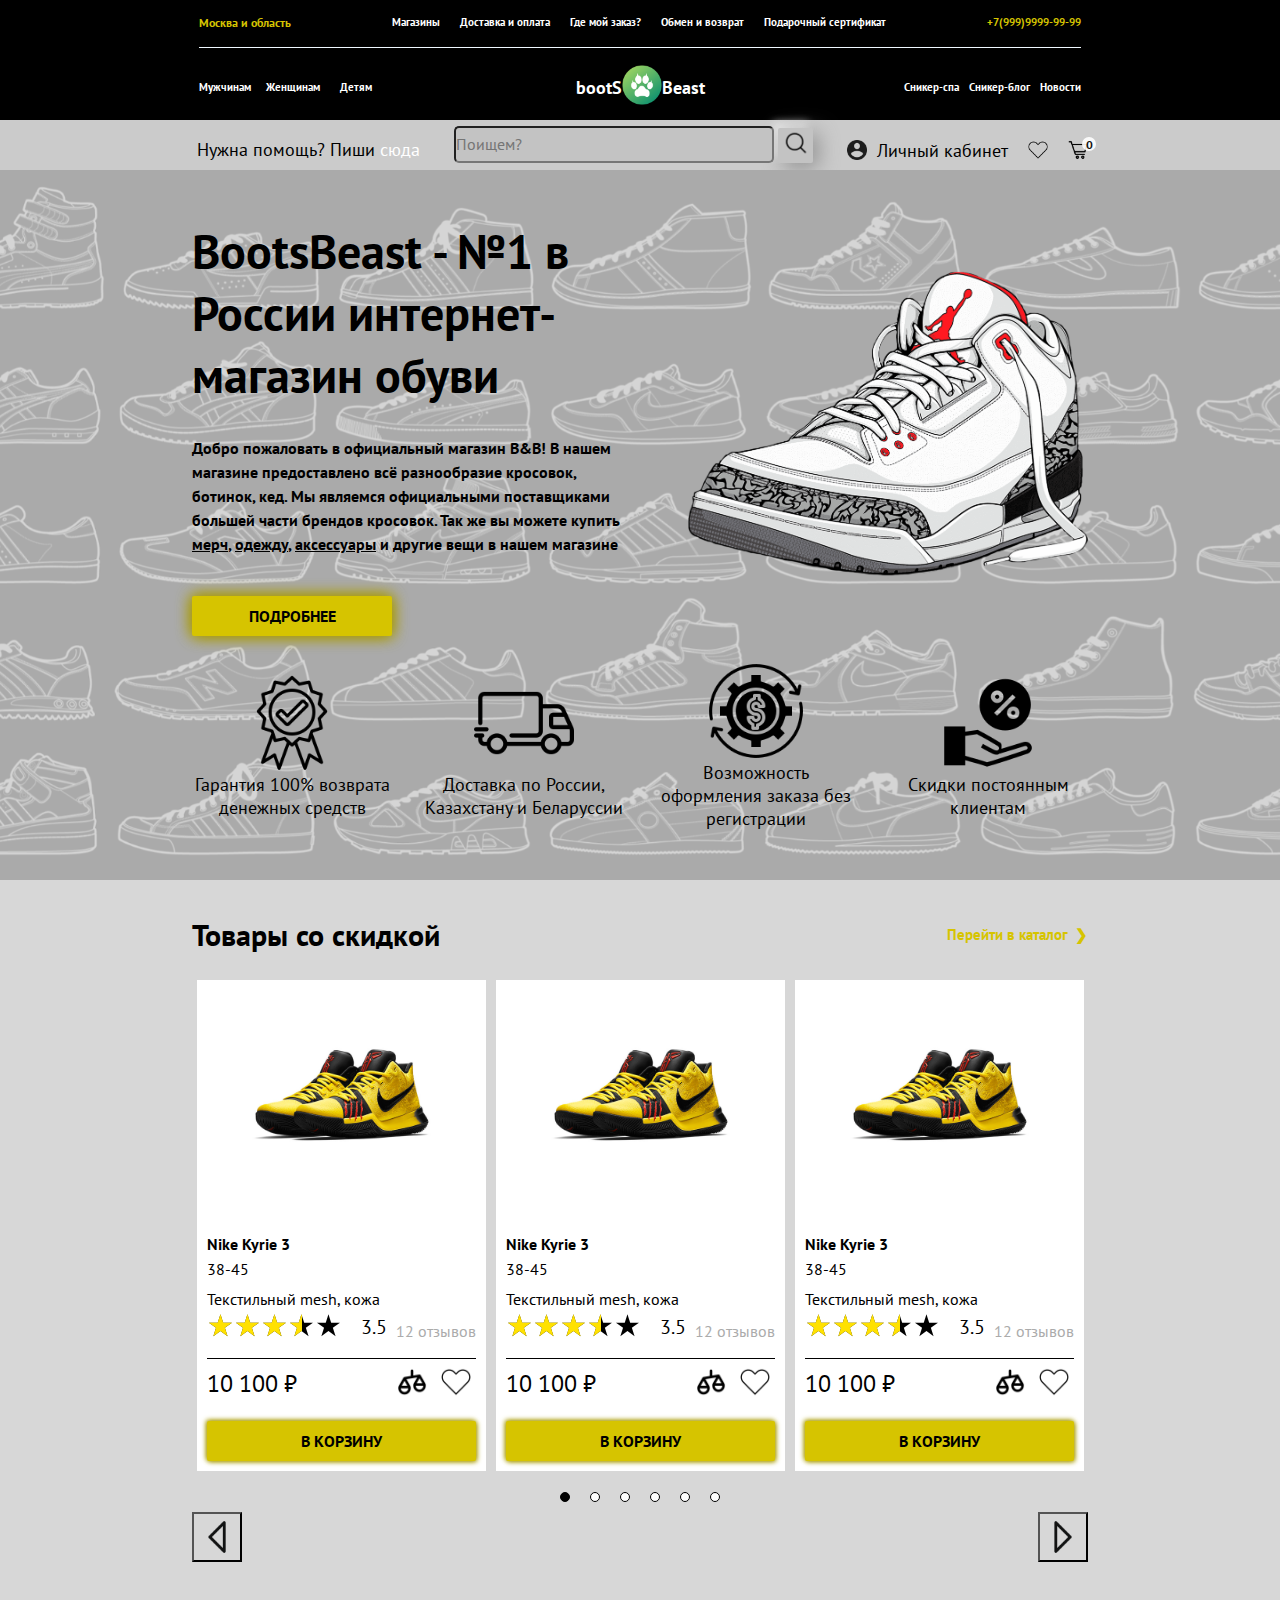
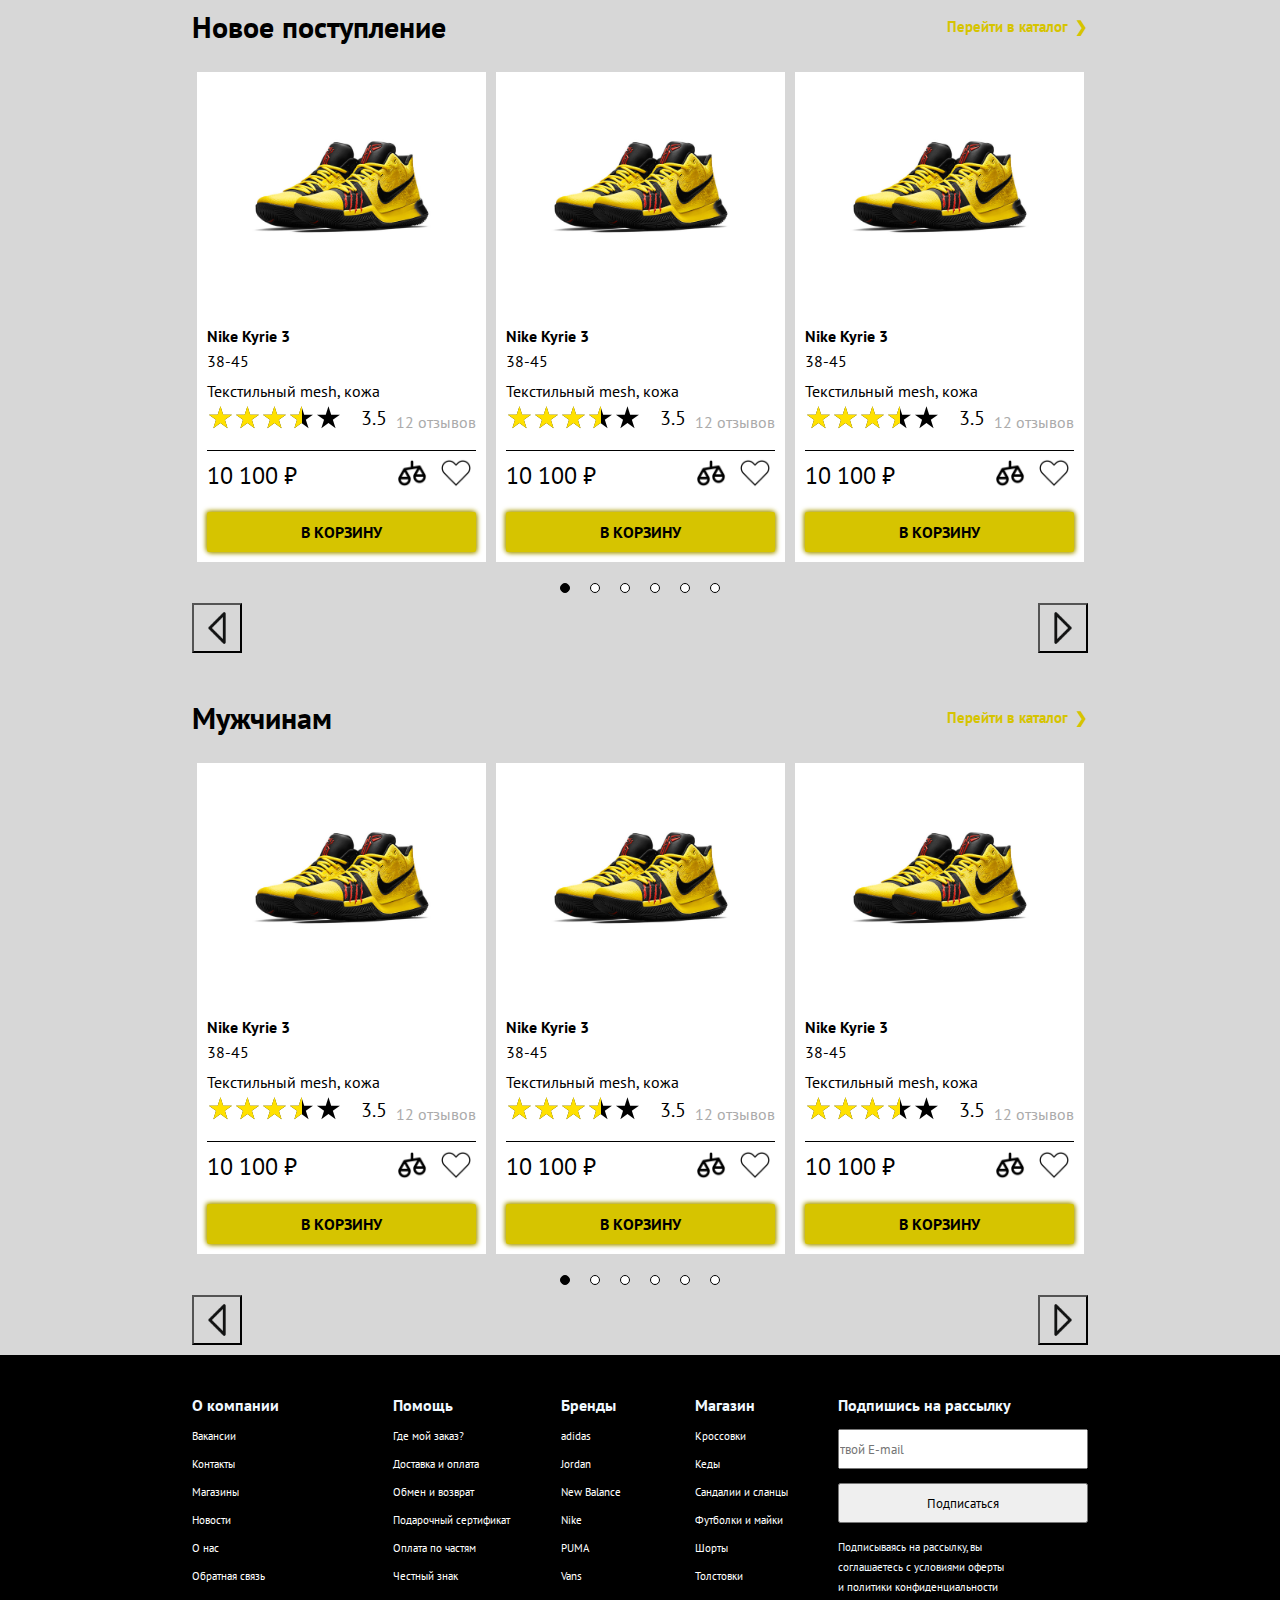
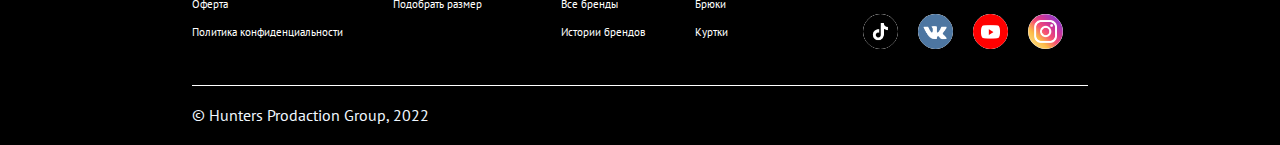
<file: index.html>
<!DOCTYPE html>
<html lang="en">
  <head>
    <meta charset="UTF-8" />
    <meta http-equiv="X-UA-Compatible" content="IE=edge" />
    <meta name="viewport" content="width=device-width, initial-scale=1.0" />
    <title>Boots Beast</title>
    <link rel="preconnect" href="https://fonts.googleapis.com">
    <link rel="preconnect" href="https://fonts.gstatic.com" crossorigin>
    <link href="https://fonts.googleapis.com/css2?family=PT+Sans&display=swap" rel="stylesheet">
    <link rel="stylesheet" href="style.css" />
    <link rel="shortcut icon" href="icon/beast_foot.png" type="img">
    <link
  rel="stylesheet"
  href="https://cdn.jsdelivr.net/npm/swiper@8/swiper-bundle.min.css"
/> 
  </head>
  <body>
    <div class="wrapper">

      <div class="cat"></div>

      <div class="arrow_up">
        <img src="icon/arrow_down.png" alt="arrow_down">
      </div>

      <div class="popup">
        <div class="popup_body">
          <div class="popup_content">
            <a class="popup_close" href=""
              ><img src="icon/cross.png" alt=""
            /></a>
            <div class="popup_title">Выберите свой город</div>
            <div class="popup_text">
              <div class="header_serch">
                <div class="serch_field">
                  <input placeholder="Поищем?" type="text" name="serch" />
                  <button><img src="icon/magnifier.png" alt="" /></button>
                </div>
              </div>
              <div class="cityes">
                <a href="">Москва</a>
                <a href="">Казань</a>
                <a href="">Краснодар</a>
                <a href="">Астана</a>
                <a href="">Сочи</a>
                <a href="">Киров</a>
                <a href="">Пермь</a>
                <a href="">Ярославль</a>
                <a href="">Варкута</a>
                <a href="">Новосибирск</a>
              </div>
            </div>
          </div>
        </div>
      </div>

      <div class="burger"><img class="burger_button push_button" src="icon/burger_menu.png" alt=""> <img class="burger_button" src="icon/cross.png" alt=""></div>

      <header>
        <div class="header">
          <div class="header_up conteiner">
            <div class="header_city">
              <span>Москва и область</span>
            </div>
            <div class="header_qustions">
              <div><span><center>Магазины</center></span></div>
              <div><span><center>Доставка  и оплата</center></span></div>
              <div><span><center>Где мой заказ?</center></span></div>
              <div><span><center>Обмен и возврат</center></span></div>
              <div><span><center>Подарочный сертификат</center></span></div>
            </div>
            <div class="header_number">
              <a onclick="return false;" href="tel:8999999999"
                >+7(999)9999-99-99</a
              >
            </div>
          </div>

          <div class="header_down conteiner">
            <div class="catigories">
              <span><a onclick="return false;" href="">Мужчинам</a></span>
              <span><a onclick="return false;" href="">Женщинам</a></span>
              <span><a onclick="return false;" href="">Детям</a></span>
            </div>

            <div class="header_down_products">
              <ol class="forman">
                <li class="cat_button">
                  <a onclick="return false;" href="" cursorover="1">Обувь</a>
                </li>
                <li class="cat_button">
                  <a onclick="return false;" href="" cursorover="2">Одежда</a>
                </li>
                <li class="cat_button">
                  <a onclick="return false;" href="" cursorover="3"
                    >Аксессуары</a
                  >
                </li>
                <li class="cat_button">
                  <a onclick="return false;" href="" cursorover="4">Бренды</a>
                </li>
                <li class="exit">
                  <div>❯</div>
                </li>
              </ol>

              <div class="swim_field active">
                <div class="field_foot field_swim" objectswim="1">
                  <ol>
                    <li><a onclick="return false;" href="">Кросовки</a></li>
                    <li><a onclick="return false;" href="">Кеды</a></li>
                    <li><a onclick="return false;" href="">Сланцы</a></li>
                    <li><a onclick="return false;" href="">Ботинки</a></li>
                    <li><a onclick="return false;" href="">Вся обувь</a></li>
                    <a class="closed_field_swim" onclick="return false;" href=""
                      >Скрыть...</a
                    >
                  </ol>
                </div>

                <div class="field_clowes field_swim" objectswim="2">
                  <ol>
                    <li>
                      <a onclick="return false;" href="">Футболки и майки</a>
                    </li>
                    <li><a onclick="return false;" href="">Шорты</a></li>
                    <li><a onclick="return false;" href="">Толстовки</a></li>
                    <li><a onclick="return false;" href="">Брюки</a></li>
                    <li><a onclick="return false;" href="">Куртки</a></li>
                    <a class="closed_field_swim" onclick="return false;" href=""
                      >Скрыть...</a
                    >
                  </ol>
                </div>

                <div class="field_acsessuars field_swim" objectswim="3">
                  <ol>
                    <li>
                      <a onclick="return false;" href="">Рюкзаки и сумки</a>
                    </li>
                    <li>
                      <a onclick="return false;" href="">Поясные сумки</a>
                    </li>
                    <li><a onclick="return false;" href="">Кепки</a></li>
                    <li><a onclick="return false;" href="">Панамы</a></li>
                    <li><a onclick="return false;" href="">Носки</a></li>
                    <li><a onclick="return false;" href="">Шапки</a></li>
                    <li>
                      <a onclick="return false;" href="">Перчатки и шарфы</a>
                    </li>
                    <li>
                      <a onclick="return false;" href="">Уход за обувью</a>
                    </li>
                    <li>
                      <a onclick="return false;" href="">Все Аксессуары</a>
                    </li>
                    <a class="closed_field_swim" onclick="return false;" href=""
                      >Скрыть...</a
                    >
                  </ol>
                </div>

                <div class="field_brends field_swim" objectswim="4">
                  <ol>
                    <li><a onclick="return false;" href="">Все бренды</a></li>
                    <li>
                      <a onclick="return false;" href="">adidas Originals</a>
                    </li>
                    <li><a onclick="return false;" href="">PUMA</a></li>
                    <li><a onclick="return false;" href="">Nike</a></li>
                    <li><a onclick="return false;" href="">Jordan</a></li>
                    <li><a onclick="return false;" href="">Vans</a></li>
                    <li>
                      <a onclick="return false;" href="">The North Face</a>
                    </li>
                    <li><a onclick="return false;" href="">Tommy Jeans</a></li>
                    <li><a onclick="return false;" href="">Reebok</a></li>
                    <li><a onclick="return false;" href="">New Balance</a></li>
                    <li><a onclick="return false;" href="">Converse</a></li>
                    <li><a onclick="return false;" href="">Eastpak</a></li>
                    <li><a onclick="return false;" href="">Asics</a></li>
                    <li><a onclick="return false;" href="">Champion</a></li>
                    <li><a onclick="return false;" href="">Dr. Martens</a></li>
                    <li><a onclick="return false;" href="">Timberland</a></li>
                    <li><a onclick="return false;" href="">Herschel</a></li>
                    <li>
                      <a onclick="return false;" href="">Alpha Industries</a>
                    </li>
                    <li><a onclick="return false;" href="">Helly Hansen</a></li>
                    <li><a onclick="return false;" href="">47BRAND</a></li>
                    <li><a onclick="return false;" href="">New Era</a></li>
                    <li><a onclick="return false;" href="">Crep Project</a></li>
                    <li><a onclick="return false;" href="">Solemate</a></li>
                    <li><a onclick="return false;" href="">Tarrago</a></li>
                    <li><a onclick="return false;" href="">UGG</a></li>
                    <a class="closed_field_swim" onclick="return false;" href=""
                      >Скрыть...</a
                    >
                  </ol>
                </div>
              </div>
            </div>

            <div class="logo">
              <span>bootS</span>
              <img src="icon/beast_foot.png" alt="" />
              <span>Beast</span>
            </div>

            <div class="dop_content">
              <span>Сникер-спа</span>
              <span>Сникер-блог</span>
              <span>Новости</span>
            </div>
          </div>
        </div>

        <div class="header_person">
          <div class="header_person_field conteiner">
            <div class="right_here">
              <span>Нужна помощь? Пиши <a onclick="return false;" href="">сюда</a></span>
            </div>

            <div class="header_serch">
              <div class="serch_field">
                <input placeholder="Поищем?" type="text" name="serch" />
                <button><img src="icon/magnifier.png" alt="" /></button>
              </div>
            </div>

            <div class="person_room">
              <div class="person"><a href=""><span><img src="icon/personal_account.png" alt=""></span> <span>Личный кабинет</span></a></div>
              <div class="like"><img src="icon/like.png" alt="" /></div>
              <div class="basket">
                <img src="icon/basket.png" alt="" />
                <span>0</span>
              </div>
            </div>
          </div>
        </div>
      </header>

      <main>
        <section class="distr_page">
          <div class="back">
            <div class="page_main-block conteiner">
              <div class="main-block_slider">
                <div class="main-block_swiper">
                  <div class="main-block_slide">
                    <div class="block_slider_description">
                      <h2>BootsBeast - №1 в России интернет-магазин обуви</h1>
                      <div>
                        Добро пожаловать в официальный магазин B&B! В нашем магазине
                        предоставлено всё разнообразие кросовок, ботинок, кед. Мы
                        являемся официальными поставщиками большей части брендов
                        кросовок. Так же вы можете купить <a href=""> мерч</a>,
                        <a href=""> одежду</a>, <a href="">аксессуары</a> и другие вещи
                        в нашем магазине
                      </div>
                    </div>
                    <a href="" onclick="return false;" class="block_slider_description-button button">Подробнее</a>
                  </div>
                </div>
                <div class="main-block_media">
                  <div class="media_main-block_img">
                    <img src="img/snikers.png" alt="Картинка">
                  </div>
                </div>
              </div>
              <div class="main-block-hints">
                <div class="hints-block">
                  <div class="hints-block_img"><img src="icon/icon_discriptions/guarantees.png" alt=""></div>
                  <div class="hints-block_description"><center>Гарантия 100% возврата денежных средств</center></div>
                </div>
                <div class="hints-block">
                  <div class="hints-block_img"><img src="icon/icon_discriptions/delivery.png" alt=""></div>
                  <div class="hints-block_description"><center>Доставка по России, Казахстану и Беларуссии</center></div>
                </div>
                <div class="hints-block">
                  <div class="hints-block_img"><img src="icon/icon_discriptions/making an order.png" alt=""></div>
                  <div class="hints-block_description"><center>Возможность оформления заказа без регистрации</center></div>
                </div>
                <div class="hints-block">
                  <div class="hints-block_img"><img src="icon/icon_discriptions/percent.png" alt=""></div>
                  <div class="hints-block_description"><center>Скидки постоянным клиентам</center></div>
                </div>
              </div>
            </div>
          </div>
        </section>
        
        <section class="product_page">
          <duv class="page_product-slider product-slider">
            <div class="product-slider conteiner">
              <div class="product-slider__header">
                <h2 class="product-slider__title">Товары со скидкой</h2>
                <a href="" class="product-slider__more">Перейти в каталог</a>
              </div>
              <div class="products-slider__slider">
                <div class="products-slider-swiper">
                  <div class="products-slider__slide">
                    <div class="product-card">
                      <a href="product.html" class="product-card-img product-card-img_contain" ><img src="product.img/Nike-Kyrie-3-Mamba-Mentality-1024x1024.png" alt="Картинка"></a>
                      <div class="product-card_body"></div>
                      <h4 class="product-card-title">
                        <a href="product.html" class="product-card-title-link">Nike Kyrie 3</a>
                      </h4>
                      <div class="product-card-info-info">
                        <div class="info-product-card_size">38-45</div>
                        <div class="info-product-card_materials">Текстильный mesh, кожа</div>
                      </div>
                      <div class="rating rating_set">
                        <div class="rating_body">
                          <div class="rating_active"></div>
                          <div class="rating_items">
                            <input type="radio" class="rating-item" value="1" name="rating">
                            <input type="radio" class="rating-item" value="2" name="rating">
                            <input type="radio" class="rating-item" value="3" name="rating">
                            <input type="radio" class="rating-item" value="4" name="rating">
                            <input type="radio" class="rating-item" value="5" name="rating">
                          </div>
                        </div>
                        <div class="rating_value">3.5</div> 
                        <div class="rating-info">12 отзывов</div>
                      </div>
                      <div class="product-card_footer">
                        <div class="product-card_price">10 100 ₽</div>
                        <div class="icon_product">
                          <a href="" class="product-card_compare"><img src="icon/compare.png" alt=""></a>
                          <a href="" class="product-card_favorite"><img src="icon/like.png" alt=""></a>
                        </div>
                      </div>
                      <a href="" class="basket_button button">В корзину</a>
                    </div>

                    <div class="product-card">
                      <a href="product.html" class="product-card-img product-card-img_contain" ><img src="product.img/Nike-Kyrie-3-Mamba-Mentality-1024x1024.png" alt="Картинка"></a>
                      <div class="product-card_body"></div>
                      <h4 class="product-card-title">
                        <a href="product.html" class="product-card-title-link">Nike Kyrie 3</a>
                      </h4>
                      <div class="product-card-info-info">
                        <div class="info-product-card_size">38-45</div>
                        <div class="info-product-card_materials">Текстильный mesh, кожа</div>
                      </div>
                      <div class="rating rating_set">
                        <div class="rating_body">
                          <div class="rating_active"></div>
                          <div class="rating_items">
                            <input type="radio" class="rating-item" value="1" name="rating">
                            <input type="radio" class="rating-item" value="2" name="rating">
                            <input type="radio" class="rating-item" value="3" name="rating">
                            <input type="radio" class="rating-item" value="4" name="rating">
                            <input type="radio" class="rating-item" value="5" name="rating">
                          </div>
                        </div>
                        <div class="rating_value">3.5</div> 
                        <div class="rating-info">12 отзывов</div>
                      </div>
                      <div class="product-card_footer">
                        <div class="product-card_price">10 100 ₽</div>
                        <div class="icon_product">
                          <a href="" class="product-card_compare"><img src="icon/compare.png" alt=""></a>
                          <a href="" class="product-card_favorite"><img src="icon/like.png" alt=""></a>
                        </div>
                      </div>
                      <a href="" class="basket_button button">В корзину</a>
                    </div>

                    <div class="product-card">
                      <a href="product.html" class="product-card-img product-card-img_contain" ><img src="product.img/Nike-Kyrie-3-Mamba-Mentality-1024x1024.png" alt="Картинка"></a>
                      <div class="product-card_body"></div>
                      <h4 class="product-card-title">
                        <a href="product.html" class="product-card-title-link">Nike Kyrie 3</a>
                      </h4>
                      <div class="product-card-info-info">
                        <div class="info-product-card_size">38-45</div>
                        <div class="info-product-card_materials">Текстильный mesh, кожа</div>
                      </div>
                      <div class="rating rating_set">
                        <div class="rating_body">
                          <div class="rating_active"></div>
                          <div class="rating_items">
                            <input type="radio" class="rating-item" value="1" name="rating">
                            <input type="radio" class="rating-item" value="2" name="rating">
                            <input type="radio" class="rating-item" value="3" name="rating">
                            <input type="radio" class="rating-item" value="4" name="rating">
                            <input type="radio" class="rating-item" value="5" name="rating">
                          </div>
                        </div>
                        <div class="rating_value">3.5</div> 
                        <div class="rating-info">12 отзывов</div>
                      </div>
                      <div class="product-card_footer">
                        <div class="product-card_price">10 100 ₽</div>
                        <div class="icon_product">
                          <a href="" class="product-card_compare"><img src="icon/compare.png" alt=""></a>
                          <a href="" class="product-card_favorite"><img src="icon/like.png" alt=""></a>
                        </div>
                      </div>
                      <a href="" class="basket_button button">В корзину</a>
                    </div>

                    <div class="product-card">
                      <a href="product.html" class="product-card-img product-card-img_contain" ><img src="product.img/Nike-Kyrie-3-Mamba-Mentality-1024x1024.png" alt="Картинка"></a>
                      <div class="product-card_body"></div>
                      <h4 class="product-card-title">
                        <a href="product.html" class="product-card-title-link">Nike Kyrie 3</a>
                      </h4>
                      <div class="product-card-info-info">
                        <div class="info-product-card_size">38-45</div>
                        <div class="info-product-card_materials">Текстильный mesh, кожа</div>
                      </div>
                      <div class="rating rating_set">
                        <div class="rating_body">
                          <div class="rating_active"></div>
                          <div class="rating_items">
                            <input type="radio" class="rating-item" value="1" name="rating">
                            <input type="radio" class="rating-item" value="2" name="rating">
                            <input type="radio" class="rating-item" value="3" name="rating">
                            <input type="radio" class="rating-item" value="4" name="rating">
                            <input type="radio" class="rating-item" value="5" name="rating">
                          </div>
                        </div>
                        <div class="rating_value">3.5</div> 
                        <div class="rating-info">12 отзывов</div>
                      </div>
                      <div class="product-card_footer">
                        <div class="product-card_price">10 100 ₽</div>
                        <div class="icon_product">
                          <a href="" class="product-card_compare"><img src="icon/compare.png" alt=""></a>
                          <a href="" class="product-card_favorite"><img src="icon/like.png" alt=""></a>
                        </div>
                      </div>
                      <a href="" class="basket_button button">В корзину</a>
                    </div>

                    <div class="product-card">
                      <a href="product.html" class="product-card-img product-card-img_contain" ><img src="product.img/Nike-Kyrie-3-Mamba-Mentality-1024x1024.png" alt="Картинка"></a>
                      <div class="product-card_body"></div>
                      <h4 class="product-card-title">
                        <a href="product.html" class="product-card-title-link">Nike Kyrie 3</a>
                      </h4>
                      <div class="product-card-info-info">
                        <div class="info-product-card_size">38-45</div>
                        <div class="info-product-card_materials">Текстильный mesh, кожа</div>
                      </div>
                      <div class="rating rating_set">
                        <div class="rating_body">
                          <div class="rating_active"></div>
                          <div class="rating_items">
                            <input type="radio" class="rating-item" value="1" name="rating">
                            <input type="radio" class="rating-item" value="2" name="rating">
                            <input type="radio" class="rating-item" value="3" name="rating">
                            <input type="radio" class="rating-item" value="4" name="rating">
                            <input type="radio" class="rating-item" value="5" name="rating">
                          </div>
                        </div>
                        <div class="rating_value">3.5</div> 
                        <div class="rating-info">12 отзывов</div>
                      </div>
                      <div class="product-card_footer">
                        <div class="product-card_price">10 100 ₽</div>
                        <div class="icon_product">
                          <a href="" class="product-card_compare"><img src="icon/compare.png" alt=""></a>
                          <a href="" class="product-card_favorite"><img src="icon/like.png" alt=""></a>
                        </div>
                      </div>
                      <a href="" class="basket_button button">В корзину</a>
                    </div>

                    <div class="product-card">
                      <a href="product.html" class="product-card-img product-card-img_contain" ><img src="product.img/Nike-Kyrie-3-Mamba-Mentality-1024x1024.png" alt="Картинка"></a>
                      <div class="product-card_body"></div>
                      <h4 class="product-card-title">
                        <a href="product.html" class="product-card-title-link">Nike Kyrie 3</a>
                      </h4>
                      <div class="product-card-info-info">
                        <div class="info-product-card_size">38-45</div>
                        <div class="info-product-card_materials">Текстильный mesh, кожа</div>
                      </div>
                      <div class="rating rating_set">
                        <div class="rating_body">
                          <div class="rating_active"></div>
                          <div class="rating_items">
                            <input type="radio" class="rating-item" value="1" name="rating">
                            <input type="radio" class="rating-item" value="2" name="rating">
                            <input type="radio" class="rating-item" value="3" name="rating">
                            <input type="radio" class="rating-item" value="4" name="rating">
                            <input type="radio" class="rating-item" value="5" name="rating">
                          </div>
                        </div>
                        <div class="rating_value">3.5</div> 
                        <div class="rating-info">12 отзывов</div>
                      </div>
                      <div class="product-card_footer">
                        <div class="product-card_price">10 100 ₽</div>
                        <div class="icon_product">
                          <a href="" class="product-card_compare"><img src="icon/compare.png" alt=""></a>
                          <a href="" class="product-card_favorite"><img src="icon/like.png" alt=""></a>
                        </div>
                      </div>
                      <a href="" class="basket_button button">В корзину</a>
                    </div>

                    
                  </div>
                </div>
              </div>
            </div>
          </duv>

          <duv class="page_product-slider product-slider">
            <div class="product-slider conteiner">
              <div class="product-slider__header">
                <h2 class="product-slider__title">Новое поступление</h2>
                <a href="" class="product-slider__more">Перейти в каталог</a>
              </div>
              <div class="products-slider__slider">
                <div class="products-slider-swiper">
                  <div class="products-slider__slide">
                    <div class="product-card">
                      <a href="product.html" class="product-card-img product-card-img_contain" ><img src="product.img/Nike-Kyrie-3-Mamba-Mentality-1024x1024.png" alt="Картинка"></a>
                      <div class="product-card_body"></div>
                      <h4 class="product-card-title">
                        <a href="product.html" class="product-card-title-link">Nike Kyrie 3</a>
                      </h4>
                      <div class="product-card-info-info">
                        <div class="info-product-card_size">38-45</div>
                        <div class="info-product-card_materials">Текстильный mesh, кожа</div>
                      </div>
                      <div class="rating rating_set">
                        <div class="rating_body">
                          <div class="rating_active"></div>
                          <div class="rating_items">
                            <input type="radio" class="rating-item" value="1" name="rating">
                            <input type="radio" class="rating-item" value="2" name="rating">
                            <input type="radio" class="rating-item" value="3" name="rating">
                            <input type="radio" class="rating-item" value="4" name="rating">
                            <input type="radio" class="rating-item" value="5" name="rating">
                          </div>
                        </div>
                        <div class="rating_value">3.5</div> 
                        <div class="rating-info">12 отзывов</div>
                      </div>
                      <div class="product-card_footer">
                        <div class="product-card_price">10 100 ₽</div>
                        <div class="icon_product">
                          <a href="" class="product-card_compare"><img src="icon/compare.png" alt=""></a>
                          <a href="" class="product-card_favorite"><img src="icon/like.png" alt=""></a>
                        </div>
                      </div>
                      <a href="" class="basket_button button">В корзину</a>
                    </div>

                    <div class="product-card">
                      <a href="product.html" class="product-card-img product-card-img_contain" ><img src="product.img/Nike-Kyrie-3-Mamba-Mentality-1024x1024.png" alt="Картинка"></a>
                      <div class="product-card_body"></div>
                      <h4 class="product-card-title">
                        <a href="product.html" class="product-card-title-link">Nike Kyrie 3</a>
                      </h4>
                      <div class="product-card-info-info">
                        <div class="info-product-card_size">38-45</div>
                        <div class="info-product-card_materials">Текстильный mesh, кожа</div>
                      </div>
                      <div class="rating rating_set">
                        <div class="rating_body">
                          <div class="rating_active"></div>
                          <div class="rating_items">
                            <input type="radio" class="rating-item" value="1" name="rating">
                            <input type="radio" class="rating-item" value="2" name="rating">
                            <input type="radio" class="rating-item" value="3" name="rating">
                            <input type="radio" class="rating-item" value="4" name="rating">
                            <input type="radio" class="rating-item" value="5" name="rating">
                          </div>
                        </div>
                        <div class="rating_value">3.5</div> 
                        <div class="rating-info">12 отзывов</div>
                      </div>
                      <div class="product-card_footer">
                        <div class="product-card_price">10 100 ₽</div>
                        <div class="icon_product">
                          <a href="" class="product-card_compare"><img src="icon/compare.png" alt=""></a>
                          <a href="" class="product-card_favorite"><img src="icon/like.png" alt=""></a>
                        </div>
                      </div>
                      <a href="" class="basket_button button">В корзину</a>
                    </div>

                    <div class="product-card">
                      <a href="product.html" class="product-card-img product-card-img_contain" ><img src="product.img/Nike-Kyrie-3-Mamba-Mentality-1024x1024.png" alt="Картинка"></a>
                      <div class="product-card_body"></div>
                      <h4 class="product-card-title">
                        <a href="product.html" class="product-card-title-link">Nike Kyrie 3</a>
                      </h4>
                      <div class="product-card-info-info">
                        <div class="info-product-card_size">38-45</div>
                        <div class="info-product-card_materials">Текстильный mesh, кожа</div>
                      </div>
                      <div class="rating rating_set">
                        <div class="rating_body">
                          <div class="rating_active"></div>
                          <div class="rating_items">
                            <input type="radio" class="rating-item" value="1" name="rating">
                            <input type="radio" class="rating-item" value="2" name="rating">
                            <input type="radio" class="rating-item" value="3" name="rating">
                            <input type="radio" class="rating-item" value="4" name="rating">
                            <input type="radio" class="rating-item" value="5" name="rating">
                          </div>
                        </div>
                        <div class="rating_value">3.5</div> 
                        <div class="rating-info">12 отзывов</div>
                      </div>
                      <div class="product-card_footer">
                        <div class="product-card_price">10 100 ₽</div>
                        <div class="icon_product">
                          <a href="" class="product-card_compare"><img src="icon/compare.png" alt=""></a>
                          <a href="" class="product-card_favorite"><img src="icon/like.png" alt=""></a>
                        </div>
                      </div>
                      <a href="" class="basket_button button">В корзину</a>
                    </div>

                    <div class="product-card">
                      <a href="product.html" class="product-card-img product-card-img_contain" ><img src="product.img/Nike-Kyrie-3-Mamba-Mentality-1024x1024.png" alt="Картинка"></a>
                      <div class="product-card_body"></div>
                      <h4 class="product-card-title">
                        <a href="product.html" class="product-card-title-link">Nike Kyrie 3</a>
                      </h4>
                      <div class="product-card-info-info">
                        <div class="info-product-card_size">38-45</div>
                        <div class="info-product-card_materials">Текстильный mesh, кожа</div>
                      </div>
                      <div class="rating rating_set">
                        <div class="rating_body">
                          <div class="rating_active"></div>
                          <div class="rating_items">
                            <input type="radio" class="rating-item" value="1" name="rating">
                            <input type="radio" class="rating-item" value="2" name="rating">
                            <input type="radio" class="rating-item" value="3" name="rating">
                            <input type="radio" class="rating-item" value="4" name="rating">
                            <input type="radio" class="rating-item" value="5" name="rating">
                          </div>
                        </div>
                        <div class="rating_value">3.5</div> 
                        <div class="rating-info">12 отзывов</div>
                      </div>
                      <div class="product-card_footer">
                        <div class="product-card_price">10 100 ₽</div>
                        <div class="icon_product">
                          <a href="" class="product-card_compare"><img src="icon/compare.png" alt=""></a>
                          <a href="" class="product-card_favorite"><img src="icon/like.png" alt=""></a>
                        </div>
                      </div>
                      <a href="" class="basket_button button">В корзину</a>
                    </div>

                    <div class="product-card">
                      <a href="product.html" class="product-card-img product-card-img_contain" ><img src="product.img/Nike-Kyrie-3-Mamba-Mentality-1024x1024.png" alt="Картинка"></a>
                      <div class="product-card_body"></div>
                      <h4 class="product-card-title">
                        <a href="product.html" class="product-card-title-link">Nike Kyrie 3</a>
                      </h4>
                      <div class="product-card-info-info">
                        <div class="info-product-card_size">38-45</div>
                        <div class="info-product-card_materials">Текстильный mesh, кожа</div>
                      </div>
                      <div class="rating rating_set">
                        <div class="rating_body">
                          <div class="rating_active"></div>
                          <div class="rating_items">
                            <input type="radio" class="rating-item" value="1" name="rating">
                            <input type="radio" class="rating-item" value="2" name="rating">
                            <input type="radio" class="rating-item" value="3" name="rating">
                            <input type="radio" class="rating-item" value="4" name="rating">
                            <input type="radio" class="rating-item" value="5" name="rating">
                          </div>
                        </div>
                        <div class="rating_value">3.5</div> 
                        <div class="rating-info">12 отзывов</div>
                      </div>
                      <div class="product-card_footer">
                        <div class="product-card_price">10 100 ₽</div>
                        <div class="icon_product">
                          <a href="" class="product-card_compare"><img src="icon/compare.png" alt=""></a>
                          <a href="" class="product-card_favorite"><img src="icon/like.png" alt=""></a>
                        </div>
                      </div>
                      <a href="" class="basket_button button">В корзину</a>
                    </div>

                    <div class="product-card">
                      <a href="product.html" class="product-card-img product-card-img_contain" ><img src="product.img/Nike-Kyrie-3-Mamba-Mentality-1024x1024.png" alt="Картинка"></a>
                      <div class="product-card_body"></div>
                      <h4 class="product-card-title">
                        <a href="product.html" class="product-card-title-link">Nike Kyrie 3</a>
                      </h4>
                      <div class="product-card-info-info">
                        <div class="info-product-card_size">38-45</div>
                        <div class="info-product-card_materials">Текстильный mesh, кожа</div>
                      </div>
                      <div class="rating rating_set">
                        <div class="rating_body">
                          <div class="rating_active"></div>
                          <div class="rating_items">
                            <input type="radio" class="rating-item" value="1" name="rating">
                            <input type="radio" class="rating-item" value="2" name="rating">
                            <input type="radio" class="rating-item" value="3" name="rating">
                            <input type="radio" class="rating-item" value="4" name="rating">
                            <input type="radio" class="rating-item" value="5" name="rating">
                          </div>
                        </div>
                        <div class="rating_value">3.5</div> 
                        <div class="rating-info">12 отзывов</div>
                      </div>
                      <div class="product-card_footer">
                        <div class="product-card_price">10 100 ₽</div>
                        <div class="icon_product">
                          <a href="" class="product-card_compare"><img src="icon/compare.png" alt=""></a>
                          <a href="" class="product-card_favorite"><img src="icon/like.png" alt=""></a>
                        </div>
                      </div>
                      <a href="" class="basket_button button">В корзину</a>
                    </div>

                    

                    
                  </div>
                </div>
              </div>
            </div>
          </duv>

          <duv class="page_product-slider product-slider">
            <div class="product-slider conteiner">
              <div class="product-slider__header">
                <h2 class="product-slider__title">Мужчинам</h2>
                <a href="" class="product-slider__more">Перейти в каталог</a>
              </div>
              <div class="products-slider__slider">
                <div class="products-slider-swiper">
                  <div class="products-slider__slide">
                    <div class="product-card">
                      <a href="product.html" class="product-card-img product-card-img_contain" ><img src="product.img/Nike-Kyrie-3-Mamba-Mentality-1024x1024.png" alt="Картинка"></a>
                      <div class="product-card_body"></div>
                      <h4 class="product-card-title">
                        <a href="product.html" class="product-card-title-link">Nike Kyrie 3</a>
                      </h4>
                      <div class="product-card-info-info">
                        <div class="info-product-card_size">38-45</div>
                        <div class="info-product-card_materials">Текстильный mesh, кожа</div>
                      </div>
                      <div class="rating rating_set">
                        <div class="rating_body">
                          <div class="rating_active"></div>
                          <div class="rating_items">
                            <input type="radio" class="rating-item" value="1" name="rating">
                            <input type="radio" class="rating-item" value="2" name="rating">
                            <input type="radio" class="rating-item" value="3" name="rating">
                            <input type="radio" class="rating-item" value="4" name="rating">
                            <input type="radio" class="rating-item" value="5" name="rating">
                          </div>
                        </div>
                        <div class="rating_value">3.5</div> 
                        <div class="rating-info">12 отзывов</div>
                      </div>
                      <div class="product-card_footer">
                        <div class="product-card_price">10 100 ₽</div>
                        <div class="icon_product">
                          <a href="" class="product-card_compare"><img src="icon/compare.png" alt=""></a>
                          <a href="" class="product-card_favorite"><img src="icon/like.png" alt=""></a>
                        </div>
                      </div>
                      <a href="" class="basket_button button">В корзину</a>
                    </div>

                    <div class="product-card">
                      <a href="product.html" class="product-card-img product-card-img_contain" ><img src="product.img/Nike-Kyrie-3-Mamba-Mentality-1024x1024.png" alt="Картинка"></a>
                      <div class="product-card_body"></div>
                      <h4 class="product-card-title">
                        <a href="product.html" class="product-card-title-link">Nike Kyrie 3</a>
                      </h4>
                      <div class="product-card-info-info">
                        <div class="info-product-card_size">38-45</div>
                        <div class="info-product-card_materials">Текстильный mesh, кожа</div>
                      </div>
                      <div class="rating rating_set">
                        <div class="rating_body">
                          <div class="rating_active"></div>
                          <div class="rating_items">
                            <input type="radio" class="rating-item" value="1" name="rating">
                            <input type="radio" class="rating-item" value="2" name="rating">
                            <input type="radio" class="rating-item" value="3" name="rating">
                            <input type="radio" class="rating-item" value="4" name="rating">
                            <input type="radio" class="rating-item" value="5" name="rating">
                          </div>
                        </div>
                        <div class="rating_value">3.5</div> 
                        <div class="rating-info">12 отзывов</div>
                      </div>
                      <div class="product-card_footer">
                        <div class="product-card_price">10 100 ₽</div>
                        <div class="icon_product">
                          <a href="" class="product-card_compare"><img src="icon/compare.png" alt=""></a>
                          <a href="" class="product-card_favorite"><img src="icon/like.png" alt=""></a>
                        </div>
                      </div>
                      <a href="" class="basket_button button">В корзину</a>
                    </div>

                    <div class="product-card">
                      <a href="product.html" class="product-card-img product-card-img_contain" ><img src="product.img/Nike-Kyrie-3-Mamba-Mentality-1024x1024.png" alt="Картинка"></a>
                      <div class="product-card_body"></div>
                      <h4 class="product-card-title">
                        <a href="product.html" class="product-card-title-link">Nike Kyrie 3</a>
                      </h4>
                      <div class="product-card-info-info">
                        <div class="info-product-card_size">38-45</div>
                        <div class="info-product-card_materials">Текстильный mesh, кожа</div>
                      </div>
                      <div class="rating rating_set">
                        <div class="rating_body">
                          <div class="rating_active"></div>
                          <div class="rating_items">
                            <input type="radio" class="rating-item" value="1" name="rating">
                            <input type="radio" class="rating-item" value="2" name="rating">
                            <input type="radio" class="rating-item" value="3" name="rating">
                            <input type="radio" class="rating-item" value="4" name="rating">
                            <input type="radio" class="rating-item" value="5" name="rating">
                          </div>
                        </div>
                        <div class="rating_value">3.5</div> 
                        <div class="rating-info">12 отзывов</div>
                      </div>
                      <div class="product-card_footer">
                        <div class="product-card_price">10 100 ₽</div>
                        <div class="icon_product">
                          <a href="" class="product-card_compare"><img src="icon/compare.png" alt=""></a>
                          <a href="" class="product-card_favorite"><img src="icon/like.png" alt=""></a>
                        </div>
                      </div>
                      <a href="" class="basket_button button">В корзину</a>
                    </div>

                    <div class="product-card">
                      <a href="product.html" class="product-card-img product-card-img_contain" ><img src="product.img/Nike-Kyrie-3-Mamba-Mentality-1024x1024.png" alt="Картинка"></a>
                      <div class="product-card_body"></div>
                      <h4 class="product-card-title">
                        <a href="product.html" class="product-card-title-link">Nike Kyrie 3</a>
                      </h4>
                      <div class="product-card-info-info">
                        <div class="info-product-card_size">38-45</div>
                        <div class="info-product-card_materials">Текстильный mesh, кожа</div>
                      </div>
                      <div class="rating rating_set">
                        <div class="rating_body">
                          <div class="rating_active"></div>
                          <div class="rating_items">
                            <input type="radio" class="rating-item" value="1" name="rating">
                            <input type="radio" class="rating-item" value="2" name="rating">
                            <input type="radio" class="rating-item" value="3" name="rating">
                            <input type="radio" class="rating-item" value="4" name="rating">
                            <input type="radio" class="rating-item" value="5" name="rating">
                          </div>
                        </div>
                        <div class="rating_value">3.5</div> 
                        <div class="rating-info">12 отзывов</div>
                      </div>
                      <div class="product-card_footer">
                        <div class="product-card_price">10 100 ₽</div>
                        <div class="icon_product">
                          <a href="" class="product-card_compare"><img src="icon/compare.png" alt=""></a>
                          <a href="" class="product-card_favorite"><img src="icon/like.png" alt=""></a>
                        </div>
                      </div>
                      <a href="" class="basket_button button">В корзину</a>
                    </div>

                    <div class="product-card">
                      <a href="product.html" class="product-card-img product-card-img_contain" ><img src="product.img/Nike-Kyrie-3-Mamba-Mentality-1024x1024.png" alt="Картинка"></a>
                      <div class="product-card_body"></div>
                      <h4 class="product-card-title">
                        <a href="product.html" class="product-card-title-link">Nike Kyrie 3</a>
                      </h4>
                      <div class="product-card-info-info">
                        <div class="info-product-card_size">38-45</div>
                        <div class="info-product-card_materials">Текстильный mesh, кожа</div>
                      </div>
                      <div class="rating rating_set">
                        <div class="rating_body">
                          <div class="rating_active"></div>
                          <div class="rating_items">
                            <input type="radio" class="rating-item" value="1" name="rating">
                            <input type="radio" class="rating-item" value="2" name="rating">
                            <input type="radio" class="rating-item" value="3" name="rating">
                            <input type="radio" class="rating-item" value="4" name="rating">
                            <input type="radio" class="rating-item" value="5" name="rating">
                          </div>
                        </div>
                        <div class="rating_value">3.5</div> 
                        <div class="rating-info">12 отзывов</div>
                      </div>
                      <div class="product-card_footer">
                        <div class="product-card_price">10 100 ₽</div>
                        <div class="icon_product">
                          <a href="" class="product-card_compare"><img src="icon/compare.png" alt=""></a>
                          <a href="" class="product-card_favorite"><img src="icon/like.png" alt=""></a>
                        </div>
                      </div>
                      <a href="" class="basket_button button">В корзину</a>
                    </div>

                    <div class="product-card">
                      <a href="product.html" class="product-card-img product-card-img_contain" ><img src="product.img/Nike-Kyrie-3-Mamba-Mentality-1024x1024.png" alt="Картинка"></a>
                      <div class="product-card_body"></div>
                      <h4 class="product-card-title">
                        <a href="product.html" class="product-card-title-link">Nike Kyrie 3</a>
                      </h4>
                      <div class="product-card-info-info">
                        <div class="info-product-card_size">38-45</div>
                        <div class="info-product-card_materials">Текстильный mesh, кожа</div>
                      </div>
                      <div class="rating rating_set">
                        <div class="rating_body">
                          <div class="rating_active"></div>
                          <div class="rating_items">
                            <input type="radio" class="rating-item" value="1" name="rating">
                            <input type="radio" class="rating-item" value="2" name="rating">
                            <input type="radio" class="rating-item" value="3" name="rating">
                            <input type="radio" class="rating-item" value="4" name="rating">
                            <input type="radio" class="rating-item" value="5" name="rating">
                          </div>
                        </div>
                        <div class="rating_value">3.5</div> 
                        <div class="rating-info">12 отзывов</div>
                      </div>
                      <div class="product-card_footer">
                        <div class="product-card_price">10 100 ₽</div>
                        <div class="icon_product">
                          <a href="" class="product-card_compare"><img src="icon/compare.png" alt=""></a>
                          <a href="" class="product-card_favorite"><img src="icon/like.png" alt=""></a>
                        </div>
                      </div>
                      <a href="" class="basket_button button">В корзину</a>
                    </div>


                  </div>
                </div>
              </div>
            </div>
          </duv>
        </section>
      </main>

      <footer>
        <div class="footer_conteiner conteiner">
          <div class="footer_up one">
            <div class="footer_compani_info footer_stile">
              <h2>О компании</h2>
              <div class="spoiler">
                  <span><a onclick="return false;" href="">Вакансии</a></span>
                  <span><a onclick="return false;" href="">Контакты</a></span>
                  <span><a onclick="return false;" href="">Магазины</a></span>
                  <span><a onclick="return false;" href="">Новости</a></span>
                  <span><a onclick="return false;" href="">О нас</a></span>
                  <span><a onclick="return false;" href="">Обратная связь</a></span>
                  <span><a onclick="return false;" href="">Оферта</a></span>
                  <span
                    ><a onclick="return false;" href=""
                      >Политика конфиденциальности</a
                    ></span>
              </div>
            </div>
            <div class="footer_help footer_stile">
              <h2>Помощь</h2>
              <div class="spoiler">
                <span><a onclick="return false;" href="">Где мой заказ?</a></span>
                <span
                  ><a onclick="return false;" href="">Доставка и оплата</a></span
                >
                <span
                  ><a onclick="return false;" href="">Обмен и возврат</a></span
                >
                <span
                  ><a onclick="return false;" href=""
                    >Подарочный сертификат</a
                  ></span
                >
                <span
                  ><a onclick="return false;" href="">Оплата по частям </a></span
                >
                <span><a onclick="return false;" href="">Честный знак </a></span>
                <span
                  ><a onclick="return false;" href="">Подобрать размер</a></span
                >
              </div>
            </div>
            <div class="footer_brend footer_stile">
              <h2>Бренды</h2>
              <div class="spoiler">
                <span><a onclick="return false;" href="">adidas</a></span>
                <span><a onclick="return false;" href="">Jordan</a></span>
                <span><a onclick="return false;" href="">New Balance</a></span>
                <span><a onclick="return false;" href="">Nike</a></span>
                <span><a onclick="return false;" href="">PUMA</a></span>
                <span><a onclick="return false;" href="">Vans</a></span>
                <span><a onclick="return false;" href="">Все бренды</a></span>
                <span
                  ><a onclick="return false;" href="">Истории брендов</a></span
                >
              </div>
            </div>
            <div class="footer_shop footer_stile">
              <h2>Магазин</h2>
              <div class="spoiler">
                <span><a onclick="return false;" href="">Кроссовки</a></span>
                <span><a onclick="return false;" href="">Кеды</a></span>
                <span
                  ><a onclick="return false;" href="">Сандалии и сланцы</a></span
                >
                <span
                  ><a onclick="return false;" href="">Футболки и майки</a></span
                >
                <span><a onclick="return false;" href="">Шорты</a></span>
                <span><a onclick="return false;" href="">Толстовки</a></span>
                <span><a onclick="return false;" href="">Брюки</a></span>
                <span><a onclick="return false;" href="">Куртки</a></span>
              </div>
            </div>
            <div class="footer_subscribe footer_stile">
              <h2>Подпишись на рассылку</h2>
              <div class="spoiler">
              <input placeholder="твой E-mail" type="text" name="serch" />
              <button>Подписаться</button>
              <span
                >Подписываясь на рассылку, вы <br />
                соглашаетесь с условиями
                <a onclick="return false;" href="">оферты</a> <br />
                и
                <a onclick="return false;" href=""
                  >политики конфиденциальности</a
                ></span
              >
              <div>
                <div class="footer_society">
                  <a onclick="return false;" href=""
                    ><img src="icon/tik_tok_icon.png" alt=""
                  /></a>
                  <a onclick="return false;" href=""
                    ><img src="icon/vk_icon.png" alt=""
                  /></a>
                  <a onclick="return false;" href=""
                    ><img src="icon/you_tube_icon.png" alt=""
                  /></a>
                  <a onclick="return false;" href=""
                    ><img src="icon/inst_icon.png" alt=""
                  /></a>
                </div>
              </div>
            </div>
            </div>
          </div>
          <div class="footer_down">
            <div class="footer_comertion">© Hunters Prodaction Group, 2022</div>
          </div>
        </div>
      </footer>
    </div>
    <script src="https://code.jquery.com/jquery-3.6.1.min.js"></script>
    <script src="slick-1.8.1/slick/slick.min.js"></script>
    <script src="script.js"></script>
    <script src="popups.js"></script>
    <script src="https://cdn.jsdelivr.net/npm/swiper@8/swiper-bundle.min.js"></script>
  </body>
</html>
</file>
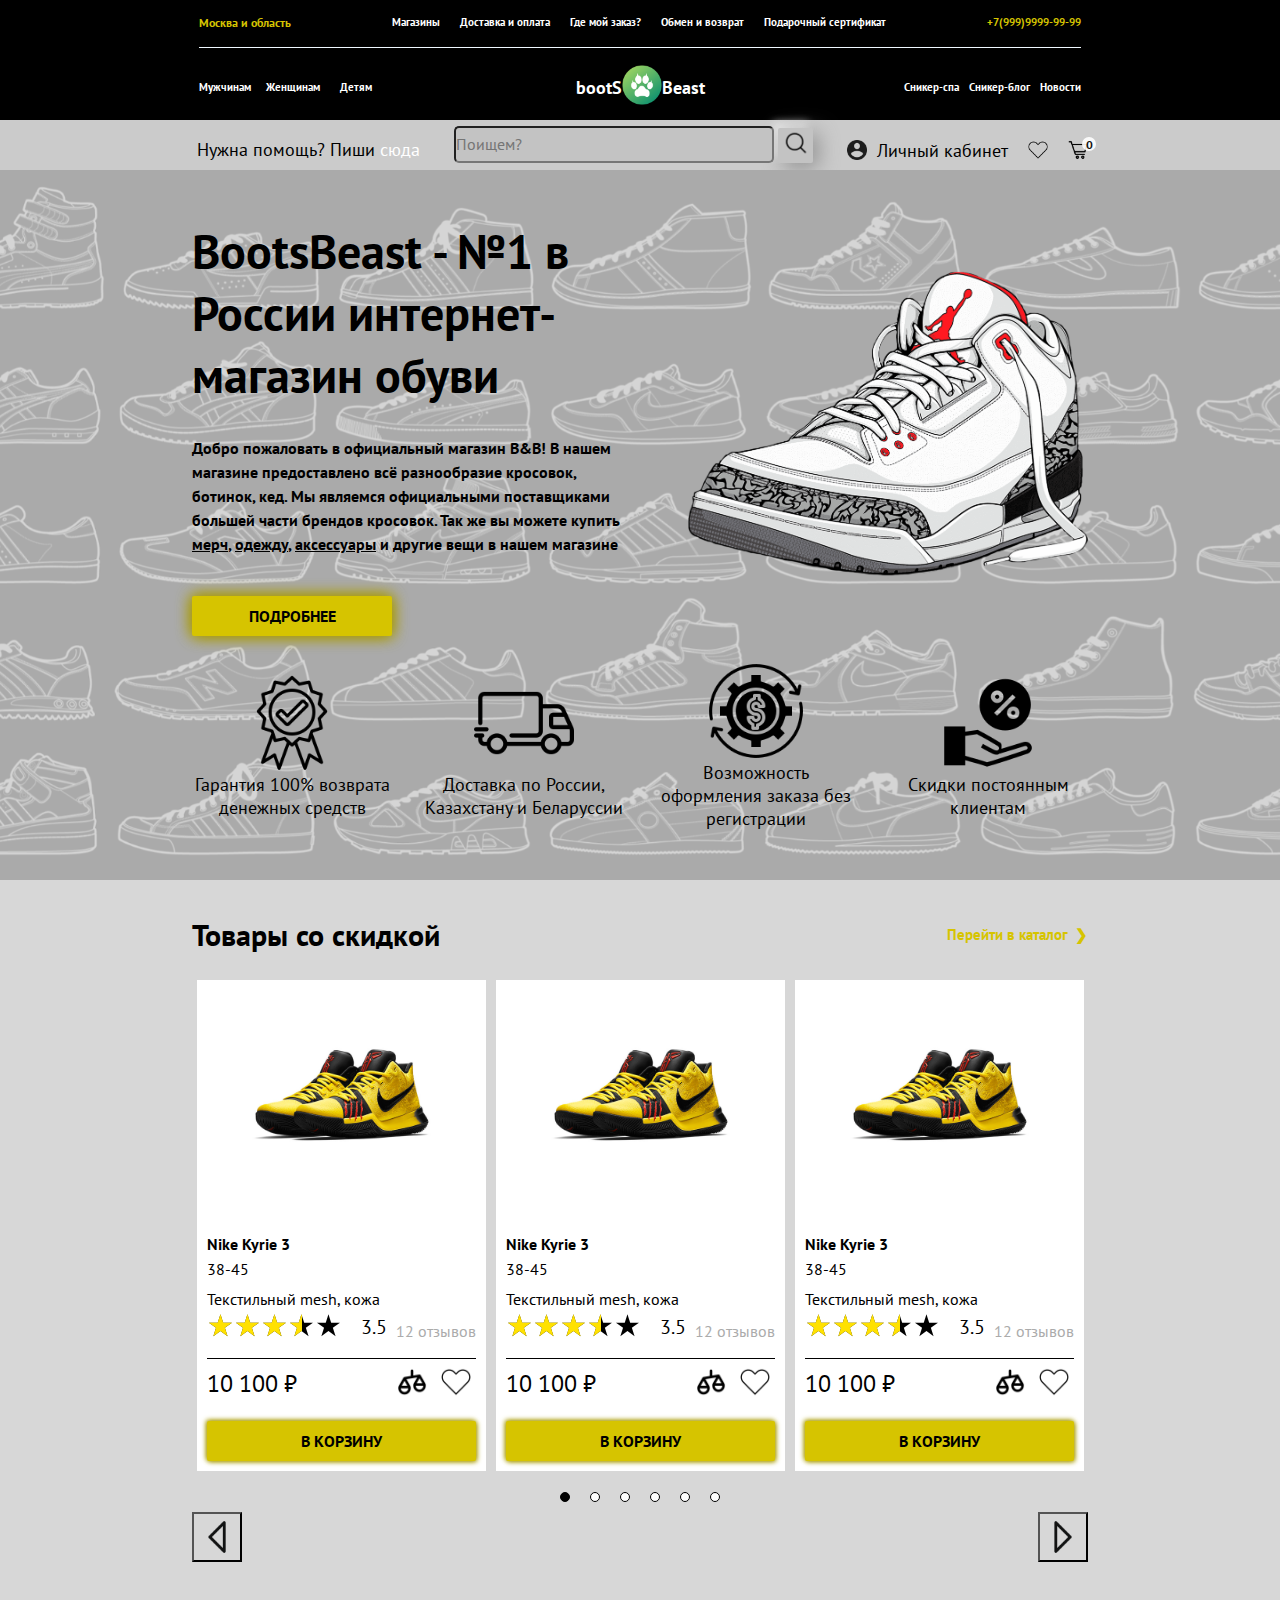
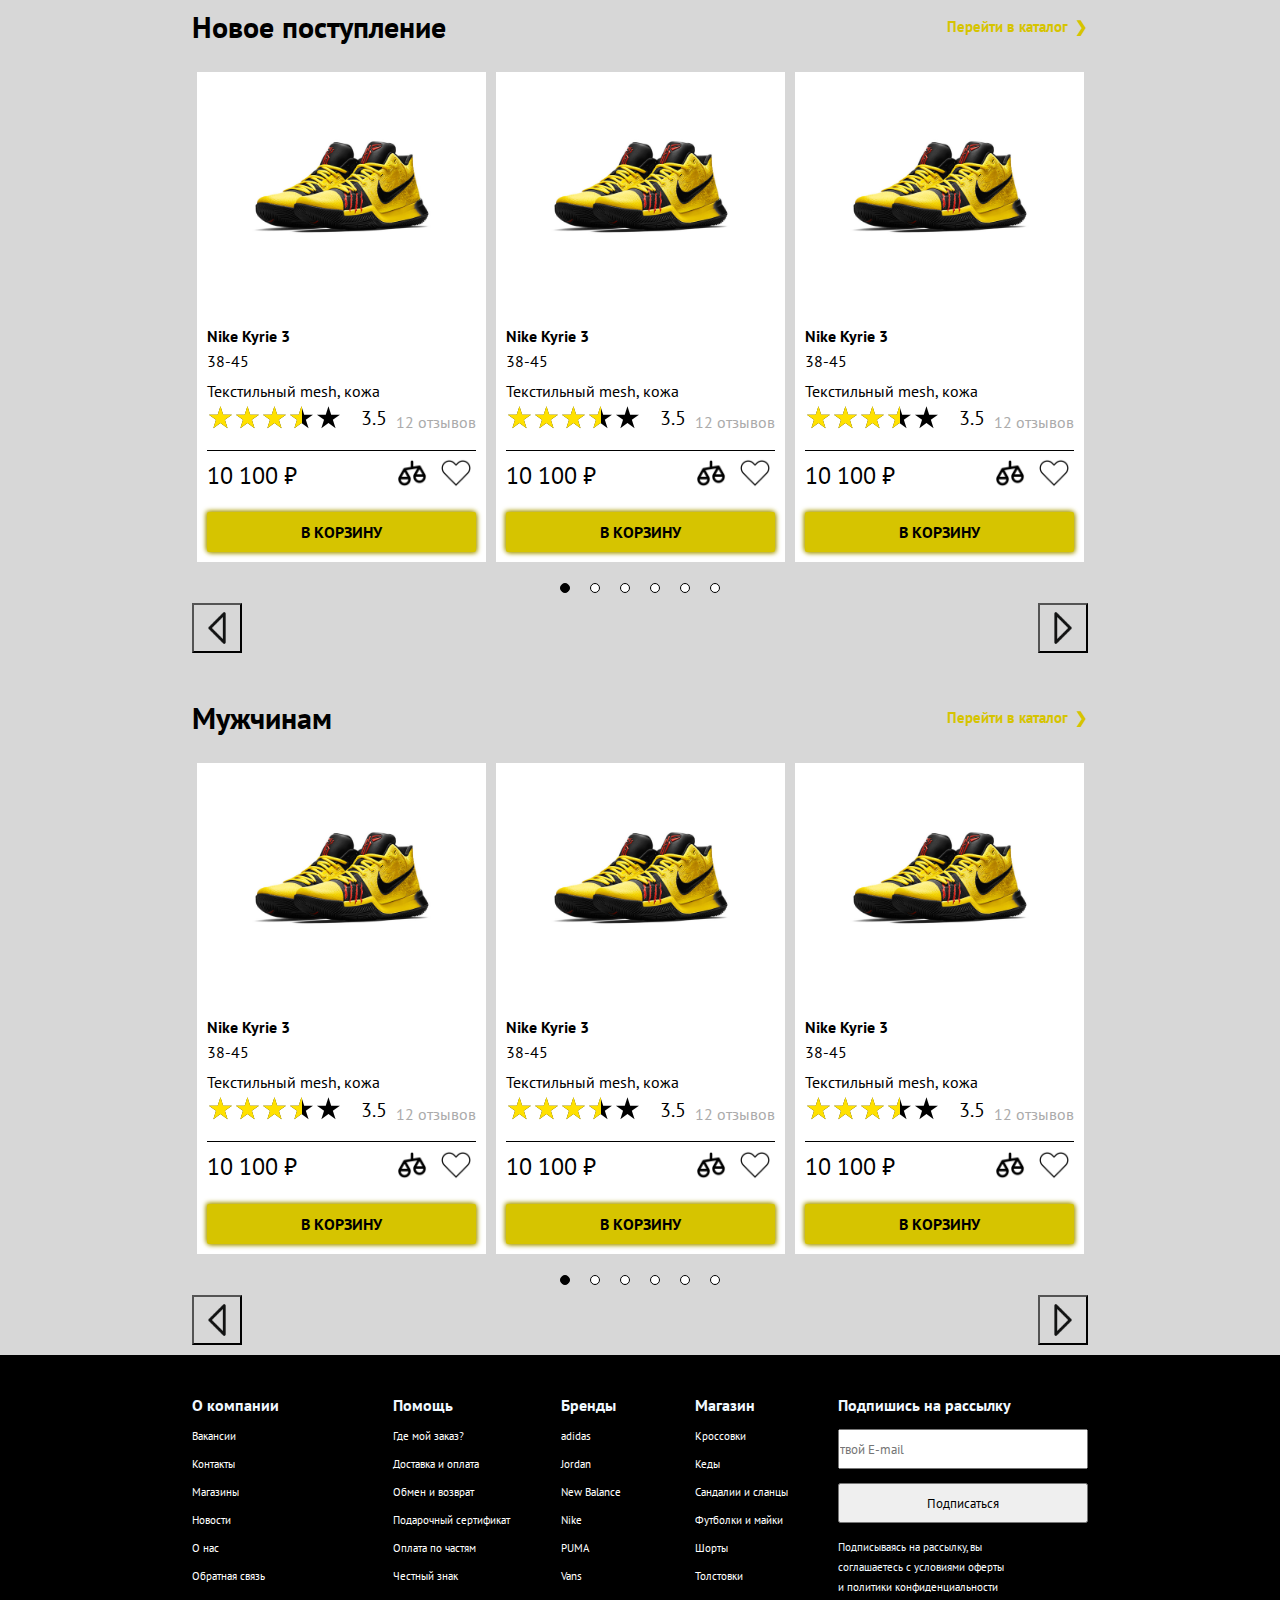
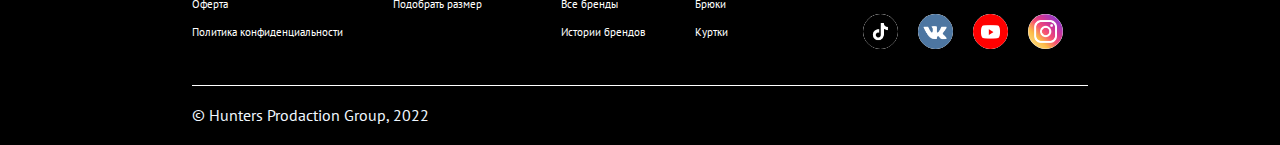
<file: Index.html>
<!DOCTYPE html>
<html lang="en">
  <head>
    <meta charset="UTF-8" />
    <meta http-equiv="X-UA-Compatible" content="IE=edge" />
    <meta name="viewport" content="width=device-width, initial-scale=1.0" />
    <title>Boots Beast</title>
    <link rel="preconnect" href="https://fonts.googleapis.com">
    <link rel="preconnect" href="https://fonts.gstatic.com" crossorigin>
    <link href="https://fonts.googleapis.com/css2?family=PT+Sans&display=swap" rel="stylesheet">
    <link rel="stylesheet" href="/style.css" />
    <link rel="shortcut icon" href="/icon/beast_foot.png" type="img">
    <link
  rel="stylesheet"
  href="https://cdn.jsdelivr.net/npm/swiper@8/swiper-bundle.min.css"
/> 
  </head>
  <body>
    <div class="wrapper">

      <div class="cat"></div>

      <div class="arrow_up">
        <img src="/icon/arrow_down.png" alt="arrow_down">
      </div>

      <div class="popup">
        <div class="popup_body">
          <div class="popup_content">
            <a class="popup_close" href=""
              ><img src="/icon/cross.png" alt=""
            /></a>
            <div class="popup_title">Выберите свой город</div>
            <div class="popup_text">
              <div class="header_serch">
                <div class="serch_field">
                  <input placeholder="Поищем?" type="text" name="serch" />
                  <button><img src="/icon/magnifier.png" alt="" /></button>
                </div>
              </div>
              <div class="cityes">
                <a href="">Москва</a>
                <a href="">Казань</a>
                <a href="">Краснодар</a>
                <a href="">Астана</a>
                <a href="">Сочи</a>
                <a href="">Киров</a>
                <a href="">Пермь</a>
                <a href="">Ярославль</a>
                <a href="">Варкута</a>
                <a href="">Новосибирск</a>
              </div>
            </div>
          </div>
        </div>
      </div>

      <div class="burger"><img class="burger_button push_button" src="/icon/burger_menu.png" alt=""> <img class="burger_button" src="/icon/cross.png" alt=""></div>

      <header>
        <div class="header">
          <div class="header_up conteiner">
            <div class="header_city">
              <span>Москва и область</span>
            </div>
            <div class="header_qustions">
              <div><span><center>Магазины</center></span></div>
              <div><span><center>Доставка  и оплата</center></span></div>
              <div><span><center>Где мой заказ?</center></span></div>
              <div><span><center>Обмен и возврат</center></span></div>
              <div><span><center>Подарочный сертификат</center></span></div>
            </div>
            <div class="header_number">
              <a onclick="return false;" href="tel:8999999999"
                >+7(999)9999-99-99</a
              >
            </div>
          </div>

          <div class="header_down conteiner">
            <div class="catigories">
              <span><a onclick="return false;" href="">Мужчинам</a></span>
              <span><a onclick="return false;" href="">Женщинам</a></span>
              <span><a onclick="return false;" href="">Детям</a></span>
            </div>

            <div class="header_down_products">
              <ol class="forman">
                <li class="cat_button">
                  <a onclick="return false;" href="" cursorover="1">Обувь</a>
                </li>
                <li class="cat_button">
                  <a onclick="return false;" href="" cursorover="2">Одежда</a>
                </li>
                <li class="cat_button">
                  <a onclick="return false;" href="" cursorover="3"
                    >Аксессуары</a
                  >
                </li>
                <li class="cat_button">
                  <a onclick="return false;" href="" cursorover="4">Бренды</a>
                </li>
                <li class="exit">
                  <div>❯</div>
                </li>
              </ol>

              <div class="swim_field active">
                <div class="field_foot field_swim" objectswim="1">
                  <ol>
                    <li><a onclick="return false;" href="">Кросовки</a></li>
                    <li><a onclick="return false;" href="">Кеды</a></li>
                    <li><a onclick="return false;" href="">Сланцы</a></li>
                    <li><a onclick="return false;" href="">Ботинки</a></li>
                    <li><a onclick="return false;" href="">Вся обувь</a></li>
                    <a class="closed_field_swim" onclick="return false;" href=""
                      >Скрыть...</a
                    >
                  </ol>
                </div>

                <div class="field_clowes field_swim" objectswim="2">
                  <ol>
                    <li>
                      <a onclick="return false;" href="">Футболки и майки</a>
                    </li>
                    <li><a onclick="return false;" href="">Шорты</a></li>
                    <li><a onclick="return false;" href="">Толстовки</a></li>
                    <li><a onclick="return false;" href="">Брюки</a></li>
                    <li><a onclick="return false;" href="">Куртки</a></li>
                    <a class="closed_field_swim" onclick="return false;" href=""
                      >Скрыть...</a
                    >
                  </ol>
                </div>

                <div class="field_acsessuars field_swim" objectswim="3">
                  <ol>
                    <li>
                      <a onclick="return false;" href="">Рюкзаки и сумки</a>
                    </li>
                    <li>
                      <a onclick="return false;" href="">Поясные сумки</a>
                    </li>
                    <li><a onclick="return false;" href="">Кепки</a></li>
                    <li><a onclick="return false;" href="">Панамы</a></li>
                    <li><a onclick="return false;" href="">Носки</a></li>
                    <li><a onclick="return false;" href="">Шапки</a></li>
                    <li>
                      <a onclick="return false;" href="">Перчатки и шарфы</a>
                    </li>
                    <li>
                      <a onclick="return false;" href="">Уход за обувью</a>
                    </li>
                    <li>
                      <a onclick="return false;" href="">Все Аксессуары</a>
                    </li>
                    <a class="closed_field_swim" onclick="return false;" href=""
                      >Скрыть...</a
                    >
                  </ol>
                </div>

                <div class="field_brends field_swim" objectswim="4">
                  <ol>
                    <li><a onclick="return false;" href="">Все бренды</a></li>
                    <li>
                      <a onclick="return false;" href="">adidas Originals</a>
                    </li>
                    <li><a onclick="return false;" href="">PUMA</a></li>
                    <li><a onclick="return false;" href="">Nike</a></li>
                    <li><a onclick="return false;" href="">Jordan</a></li>
                    <li><a onclick="return false;" href="">Vans</a></li>
                    <li>
                      <a onclick="return false;" href="">The North Face</a>
                    </li>
                    <li><a onclick="return false;" href="">Tommy Jeans</a></li>
                    <li><a onclick="return false;" href="">Reebok</a></li>
                    <li><a onclick="return false;" href="">New Balance</a></li>
                    <li><a onclick="return false;" href="">Converse</a></li>
                    <li><a onclick="return false;" href="">Eastpak</a></li>
                    <li><a onclick="return false;" href="">Asics</a></li>
                    <li><a onclick="return false;" href="">Champion</a></li>
                    <li><a onclick="return false;" href="">Dr. Martens</a></li>
                    <li><a onclick="return false;" href="">Timberland</a></li>
                    <li><a onclick="return false;" href="">Herschel</a></li>
                    <li>
                      <a onclick="return false;" href="">Alpha Industries</a>
                    </li>
                    <li><a onclick="return false;" href="">Helly Hansen</a></li>
                    <li><a onclick="return false;" href="">47BRAND</a></li>
                    <li><a onclick="return false;" href="">New Era</a></li>
                    <li><a onclick="return false;" href="">Crep Project</a></li>
                    <li><a onclick="return false;" href="">Solemate</a></li>
                    <li><a onclick="return false;" href="">Tarrago</a></li>
                    <li><a onclick="return false;" href="">UGG</a></li>
                    <a class="closed_field_swim" onclick="return false;" href=""
                      >Скрыть...</a
                    >
                  </ol>
                </div>
              </div>
            </div>

            <div class="logo">
              <span>bootS</span>
              <img src="/icon/beast_foot.png" alt="" />
              <span>Beast</span>
            </div>

            <div class="dop_content">
              <span>Сникер-спа</span>
              <span>Сникер-блог</span>
              <span>Новости</span>
            </div>
          </div>
        </div>

        <div class="header_person">
          <div class="header_person_field conteiner">
            <div class="right_here">
              <span>Нужна помощь? Пиши <a onclick="return false;" href="">сюда</a></span>
            </div>

            <div class="header_serch">
              <div class="serch_field">
                <input placeholder="Поищем?" type="text" name="serch" />
                <button><img src="/icon/magnifier.png" alt="" /></button>
              </div>
            </div>

            <div class="person_room">
              <div class="person"><a href=""><span><img src="/icon/personal_account.png" alt=""></span> <span>Личный кабинет</span></a></div>
              <div class="like"><img src="/icon/like.png" alt="" /></div>
              <div class="basket">
                <img src="/icon/basket.png" alt="" />
                <span>0</span>
              </div>
            </div>
          </div>
        </div>
      </header>

      <main>
        <section class="distr_page">
          <div class="back">
            <div class="page_main-block conteiner">
              <div class="main-block_slider">
                <div class="main-block_swiper">
                  <div class="main-block_slide">
                    <div class="block_slider_description">
                      <h2>BootsBeast - №1 в России интернет-магазин обуви</h1>
                      <div>
                        Добро пожаловать в официальный магазин B&B! В нашем магазине
                        предоставлено всё разнообразие кросовок, ботинок, кед. Мы
                        являемся официальными поставщиками большей части брендов
                        кросовок. Так же вы можете купить <a href=""> мерч</a>,
                        <a href=""> одежду</a>, <a href="">аксессуары</a> и другие вещи
                        в нашем магазине
                      </div>
                    </div>
                    <a href="" onclick="return false;" class="block_slider_description-button button">Подробнее</a>
                  </div>
                </div>
                <div class="main-block_media">
                  <div class="media_main-block_img">
                    <img src="/img/snikers.png" alt="Картинка">
                  </div>
                </div>
              </div>
              <div class="main-block-hints">
                <div class="hints-block">
                  <div class="hints-block_img"><img src="/icon/icon_discriptions/guarantees.png" alt=""></div>
                  <div class="hints-block_description"><center>Гарантия 100% возврата денежных средств</center></div>
                </div>
                <div class="hints-block">
                  <div class="hints-block_img"><img src="/icon/icon_discriptions/delivery.png" alt=""></div>
                  <div class="hints-block_description"><center>Доставка по России, Казахстану и Беларуссии</center></div>
                </div>
                <div class="hints-block">
                  <div class="hints-block_img"><img src="/icon/icon_discriptions/making an order.png" alt=""></div>
                  <div class="hints-block_description"><center>Возможность оформления заказа без регистрации</center></div>
                </div>
                <div class="hints-block">
                  <div class="hints-block_img"><img src="/icon/icon_discriptions/percent.png" alt=""></div>
                  <div class="hints-block_description"><center>Скидки постоянным клиентам</center></div>
                </div>
              </div>
            </div>
          </div>
        </section>
        
        <section class="product_page">
          <duv class="page_product-slider product-slider">
            <div class="product-slider conteiner">
              <div class="product-slider__header">
                <h2 class="product-slider__title">Товары со скидкой</h2>
                <a href="" class="product-slider__more">Перейти в каталог</a>
              </div>
              <div class="products-slider__slider">
                <div class="products-slider-swiper">
                  <div class="products-slider__slide">
                    <div class="product-card">
                      <a href="/product.html" class="product-card-img product-card-img_contain" ><img src="/product.img/Nike-Kyrie-3-Mamba-Mentality-1024x1024.png" alt="Картинка"></a>
                      <div class="product-card_body"></div>
                      <h4 class="product-card-title">
                        <a href="/product.html" class="product-card-title-link">Nike Kyrie 3</a>
                      </h4>
                      <div class="product-card-info-info">
                        <div class="info-product-card_size">38-45</div>
                        <div class="info-product-card_materials">Текстильный mesh, кожа</div>
                      </div>
                      <div class="rating rating_set">
                        <div class="rating_body">
                          <div class="rating_active"></div>
                          <div class="rating_items">
                            <input type="radio" class="rating-item" value="1" name="rating">
                            <input type="radio" class="rating-item" value="2" name="rating">
                            <input type="radio" class="rating-item" value="3" name="rating">
                            <input type="radio" class="rating-item" value="4" name="rating">
                            <input type="radio" class="rating-item" value="5" name="rating">
                          </div>
                        </div>
                        <div class="rating_value">3.5</div> 
                        <div class="rating-info">12 отзывов</div>
                      </div>
                      <div class="product-card_footer">
                        <div class="product-card_price">10 100 ₽</div>
                        <div class="icon_product">
                          <a href="" class="product-card_compare"><img src="/icon/compare.png" alt=""></a>
                          <a href="" class="product-card_favorite"><img src="/icon/like.png" alt=""></a>
                        </div>
                      </div>
                      <a href="" class="basket_button button">В корзину</a>
                    </div>

                    <div class="product-card">
                      <a href="/product.html" class="product-card-img product-card-img_contain" ><img src="/product.img/Nike-Kyrie-3-Mamba-Mentality-1024x1024.png" alt="Картинка"></a>
                      <div class="product-card_body"></div>
                      <h4 class="product-card-title">
                        <a href="/product.html" class="product-card-title-link">Nike Kyrie 3</a>
                      </h4>
                      <div class="product-card-info-info">
                        <div class="info-product-card_size">38-45</div>
                        <div class="info-product-card_materials">Текстильный mesh, кожа</div>
                      </div>
                      <div class="rating rating_set">
                        <div class="rating_body">
                          <div class="rating_active"></div>
                          <div class="rating_items">
                            <input type="radio" class="rating-item" value="1" name="rating">
                            <input type="radio" class="rating-item" value="2" name="rating">
                            <input type="radio" class="rating-item" value="3" name="rating">
                            <input type="radio" class="rating-item" value="4" name="rating">
                            <input type="radio" class="rating-item" value="5" name="rating">
                          </div>
                        </div>
                        <div class="rating_value">3.5</div> 
                        <div class="rating-info">12 отзывов</div>
                      </div>
                      <div class="product-card_footer">
                        <div class="product-card_price">10 100 ₽</div>
                        <div class="icon_product">
                          <a href="" class="product-card_compare"><img src="/icon/compare.png" alt=""></a>
                          <a href="" class="product-card_favorite"><img src="/icon/like.png" alt=""></a>
                        </div>
                      </div>
                      <a href="" class="basket_button button">В корзину</a>
                    </div>

                    <div class="product-card">
                      <a href="/product.html" class="product-card-img product-card-img_contain" ><img src="/product.img/Nike-Kyrie-3-Mamba-Mentality-1024x1024.png" alt="Картинка"></a>
                      <div class="product-card_body"></div>
                      <h4 class="product-card-title">
                        <a href="/product.html" class="product-card-title-link">Nike Kyrie 3</a>
                      </h4>
                      <div class="product-card-info-info">
                        <div class="info-product-card_size">38-45</div>
                        <div class="info-product-card_materials">Текстильный mesh, кожа</div>
                      </div>
                      <div class="rating rating_set">
                        <div class="rating_body">
                          <div class="rating_active"></div>
                          <div class="rating_items">
                            <input type="radio" class="rating-item" value="1" name="rating">
                            <input type="radio" class="rating-item" value="2" name="rating">
                            <input type="radio" class="rating-item" value="3" name="rating">
                            <input type="radio" class="rating-item" value="4" name="rating">
                            <input type="radio" class="rating-item" value="5" name="rating">
                          </div>
                        </div>
                        <div class="rating_value">3.5</div> 
                        <div class="rating-info">12 отзывов</div>
                      </div>
                      <div class="product-card_footer">
                        <div class="product-card_price">10 100 ₽</div>
                        <div class="icon_product">
                          <a href="" class="product-card_compare"><img src="/icon/compare.png" alt=""></a>
                          <a href="" class="product-card_favorite"><img src="/icon/like.png" alt=""></a>
                        </div>
                      </div>
                      <a href="" class="basket_button button">В корзину</a>
                    </div>

                    <div class="product-card">
                      <a href="/product.html" class="product-card-img product-card-img_contain" ><img src="/product.img/Nike-Kyrie-3-Mamba-Mentality-1024x1024.png" alt="Картинка"></a>
                      <div class="product-card_body"></div>
                      <h4 class="product-card-title">
                        <a href="/product.html" class="product-card-title-link">Nike Kyrie 3</a>
                      </h4>
                      <div class="product-card-info-info">
                        <div class="info-product-card_size">38-45</div>
                        <div class="info-product-card_materials">Текстильный mesh, кожа</div>
                      </div>
                      <div class="rating rating_set">
                        <div class="rating_body">
                          <div class="rating_active"></div>
                          <div class="rating_items">
                            <input type="radio" class="rating-item" value="1" name="rating">
                            <input type="radio" class="rating-item" value="2" name="rating">
                            <input type="radio" class="rating-item" value="3" name="rating">
                            <input type="radio" class="rating-item" value="4" name="rating">
                            <input type="radio" class="rating-item" value="5" name="rating">
                          </div>
                        </div>
                        <div class="rating_value">3.5</div> 
                        <div class="rating-info">12 отзывов</div>
                      </div>
                      <div class="product-card_footer">
                        <div class="product-card_price">10 100 ₽</div>
                        <div class="icon_product">
                          <a href="" class="product-card_compare"><img src="/icon/compare.png" alt=""></a>
                          <a href="" class="product-card_favorite"><img src="/icon/like.png" alt=""></a>
                        </div>
                      </div>
                      <a href="" class="basket_button button">В корзину</a>
                    </div>

                    <div class="product-card">
                      <a href="/product.html" class="product-card-img product-card-img_contain" ><img src="/product.img/Nike-Kyrie-3-Mamba-Mentality-1024x1024.png" alt="Картинка"></a>
                      <div class="product-card_body"></div>
                      <h4 class="product-card-title">
                        <a href="/product.html" class="product-card-title-link">Nike Kyrie 3</a>
                      </h4>
                      <div class="product-card-info-info">
                        <div class="info-product-card_size">38-45</div>
                        <div class="info-product-card_materials">Текстильный mesh, кожа</div>
                      </div>
                      <div class="rating rating_set">
                        <div class="rating_body">
                          <div class="rating_active"></div>
                          <div class="rating_items">
                            <input type="radio" class="rating-item" value="1" name="rating">
                            <input type="radio" class="rating-item" value="2" name="rating">
                            <input type="radio" class="rating-item" value="3" name="rating">
                            <input type="radio" class="rating-item" value="4" name="rating">
                            <input type="radio" class="rating-item" value="5" name="rating">
                          </div>
                        </div>
                        <div class="rating_value">3.5</div> 
                        <div class="rating-info">12 отзывов</div>
                      </div>
                      <div class="product-card_footer">
                        <div class="product-card_price">10 100 ₽</div>
                        <div class="icon_product">
                          <a href="" class="product-card_compare"><img src="/icon/compare.png" alt=""></a>
                          <a href="" class="product-card_favorite"><img src="/icon/like.png" alt=""></a>
                        </div>
                      </div>
                      <a href="" class="basket_button button">В корзину</a>
                    </div>

                    <div class="product-card">
                      <a href="/product.html" class="product-card-img product-card-img_contain" ><img src="/product.img/Nike-Kyrie-3-Mamba-Mentality-1024x1024.png" alt="Картинка"></a>
                      <div class="product-card_body"></div>
                      <h4 class="product-card-title">
                        <a href="/product.html" class="product-card-title-link">Nike Kyrie 3</a>
                      </h4>
                      <div class="product-card-info-info">
                        <div class="info-product-card_size">38-45</div>
                        <div class="info-product-card_materials">Текстильный mesh, кожа</div>
                      </div>
                      <div class="rating rating_set">
                        <div class="rating_body">
                          <div class="rating_active"></div>
                          <div class="rating_items">
                            <input type="radio" class="rating-item" value="1" name="rating">
                            <input type="radio" class="rating-item" value="2" name="rating">
                            <input type="radio" class="rating-item" value="3" name="rating">
                            <input type="radio" class="rating-item" value="4" name="rating">
                            <input type="radio" class="rating-item" value="5" name="rating">
                          </div>
                        </div>
                        <div class="rating_value">3.5</div> 
                        <div class="rating-info">12 отзывов</div>
                      </div>
                      <div class="product-card_footer">
                        <div class="product-card_price">10 100 ₽</div>
                        <div class="icon_product">
                          <a href="" class="product-card_compare"><img src="/icon/compare.png" alt=""></a>
                          <a href="" class="product-card_favorite"><img src="/icon/like.png" alt=""></a>
                        </div>
                      </div>
                      <a href="" class="basket_button button">В корзину</a>
                    </div>

                    
                  </div>
                </div>
              </div>
            </div>
          </duv>

          <duv class="page_product-slider product-slider">
            <div class="product-slider conteiner">
              <div class="product-slider__header">
                <h2 class="product-slider__title">Новое поступление</h2>
                <a href="" class="product-slider__more">Перейти в каталог</a>
              </div>
              <div class="products-slider__slider">
                <div class="products-slider-swiper">
                  <div class="products-slider__slide">
                    <div class="product-card">
                      <a href="/product.html" class="product-card-img product-card-img_contain" ><img src="/product.img/Nike-Kyrie-3-Mamba-Mentality-1024x1024.png" alt="Картинка"></a>
                      <div class="product-card_body"></div>
                      <h4 class="product-card-title">
                        <a href="/product.html" class="product-card-title-link">Nike Kyrie 3</a>
                      </h4>
                      <div class="product-card-info-info">
                        <div class="info-product-card_size">38-45</div>
                        <div class="info-product-card_materials">Текстильный mesh, кожа</div>
                      </div>
                      <div class="rating rating_set">
                        <div class="rating_body">
                          <div class="rating_active"></div>
                          <div class="rating_items">
                            <input type="radio" class="rating-item" value="1" name="rating">
                            <input type="radio" class="rating-item" value="2" name="rating">
                            <input type="radio" class="rating-item" value="3" name="rating">
                            <input type="radio" class="rating-item" value="4" name="rating">
                            <input type="radio" class="rating-item" value="5" name="rating">
                          </div>
                        </div>
                        <div class="rating_value">3.5</div> 
                        <div class="rating-info">12 отзывов</div>
                      </div>
                      <div class="product-card_footer">
                        <div class="product-card_price">10 100 ₽</div>
                        <div class="icon_product">
                          <a href="" class="product-card_compare"><img src="/icon/compare.png" alt=""></a>
                          <a href="" class="product-card_favorite"><img src="/icon/like.png" alt=""></a>
                        </div>
                      </div>
                      <a href="" class="basket_button button">В корзину</a>
                    </div>

                    <div class="product-card">
                      <a href="/product.html" class="product-card-img product-card-img_contain" ><img src="/product.img/Nike-Kyrie-3-Mamba-Mentality-1024x1024.png" alt="Картинка"></a>
                      <div class="product-card_body"></div>
                      <h4 class="product-card-title">
                        <a href="/product.html" class="product-card-title-link">Nike Kyrie 3</a>
                      </h4>
                      <div class="product-card-info-info">
                        <div class="info-product-card_size">38-45</div>
                        <div class="info-product-card_materials">Текстильный mesh, кожа</div>
                      </div>
                      <div class="rating rating_set">
                        <div class="rating_body">
                          <div class="rating_active"></div>
                          <div class="rating_items">
                            <input type="radio" class="rating-item" value="1" name="rating">
                            <input type="radio" class="rating-item" value="2" name="rating">
                            <input type="radio" class="rating-item" value="3" name="rating">
                            <input type="radio" class="rating-item" value="4" name="rating">
                            <input type="radio" class="rating-item" value="5" name="rating">
                          </div>
                        </div>
                        <div class="rating_value">3.5</div> 
                        <div class="rating-info">12 отзывов</div>
                      </div>
                      <div class="product-card_footer">
                        <div class="product-card_price">10 100 ₽</div>
                        <div class="icon_product">
                          <a href="" class="product-card_compare"><img src="/icon/compare.png" alt=""></a>
                          <a href="" class="product-card_favorite"><img src="/icon/like.png" alt=""></a>
                        </div>
                      </div>
                      <a href="" class="basket_button button">В корзину</a>
                    </div>

                    <div class="product-card">
                      <a href="/product.html" class="product-card-img product-card-img_contain" ><img src="/product.img/Nike-Kyrie-3-Mamba-Mentality-1024x1024.png" alt="Картинка"></a>
                      <div class="product-card_body"></div>
                      <h4 class="product-card-title">
                        <a href="/product.html" class="product-card-title-link">Nike Kyrie 3</a>
                      </h4>
                      <div class="product-card-info-info">
                        <div class="info-product-card_size">38-45</div>
                        <div class="info-product-card_materials">Текстильный mesh, кожа</div>
                      </div>
                      <div class="rating rating_set">
                        <div class="rating_body">
                          <div class="rating_active"></div>
                          <div class="rating_items">
                            <input type="radio" class="rating-item" value="1" name="rating">
                            <input type="radio" class="rating-item" value="2" name="rating">
                            <input type="radio" class="rating-item" value="3" name="rating">
                            <input type="radio" class="rating-item" value="4" name="rating">
                            <input type="radio" class="rating-item" value="5" name="rating">
                          </div>
                        </div>
                        <div class="rating_value">3.5</div> 
                        <div class="rating-info">12 отзывов</div>
                      </div>
                      <div class="product-card_footer">
                        <div class="product-card_price">10 100 ₽</div>
                        <div class="icon_product">
                          <a href="" class="product-card_compare"><img src="/icon/compare.png" alt=""></a>
                          <a href="" class="product-card_favorite"><img src="/icon/like.png" alt=""></a>
                        </div>
                      </div>
                      <a href="" class="basket_button button">В корзину</a>
                    </div>

                    <div class="product-card">
                      <a href="/product.html" class="product-card-img product-card-img_contain" ><img src="/product.img/Nike-Kyrie-3-Mamba-Mentality-1024x1024.png" alt="Картинка"></a>
                      <div class="product-card_body"></div>
                      <h4 class="product-card-title">
                        <a href="/product.html" class="product-card-title-link">Nike Kyrie 3</a>
                      </h4>
                      <div class="product-card-info-info">
                        <div class="info-product-card_size">38-45</div>
                        <div class="info-product-card_materials">Текстильный mesh, кожа</div>
                      </div>
                      <div class="rating rating_set">
                        <div class="rating_body">
                          <div class="rating_active"></div>
                          <div class="rating_items">
                            <input type="radio" class="rating-item" value="1" name="rating">
                            <input type="radio" class="rating-item" value="2" name="rating">
                            <input type="radio" class="rating-item" value="3" name="rating">
                            <input type="radio" class="rating-item" value="4" name="rating">
                            <input type="radio" class="rating-item" value="5" name="rating">
                          </div>
                        </div>
                        <div class="rating_value">3.5</div> 
                        <div class="rating-info">12 отзывов</div>
                      </div>
                      <div class="product-card_footer">
                        <div class="product-card_price">10 100 ₽</div>
                        <div class="icon_product">
                          <a href="" class="product-card_compare"><img src="/icon/compare.png" alt=""></a>
                          <a href="" class="product-card_favorite"><img src="/icon/like.png" alt=""></a>
                        </div>
                      </div>
                      <a href="" class="basket_button button">В корзину</a>
                    </div>

                    <div class="product-card">
                      <a href="/product.html" class="product-card-img product-card-img_contain" ><img src="/product.img/Nike-Kyrie-3-Mamba-Mentality-1024x1024.png" alt="Картинка"></a>
                      <div class="product-card_body"></div>
                      <h4 class="product-card-title">
                        <a href="/product.html" class="product-card-title-link">Nike Kyrie 3</a>
                      </h4>
                      <div class="product-card-info-info">
                        <div class="info-product-card_size">38-45</div>
                        <div class="info-product-card_materials">Текстильный mesh, кожа</div>
                      </div>
                      <div class="rating rating_set">
                        <div class="rating_body">
                          <div class="rating_active"></div>
                          <div class="rating_items">
                            <input type="radio" class="rating-item" value="1" name="rating">
                            <input type="radio" class="rating-item" value="2" name="rating">
                            <input type="radio" class="rating-item" value="3" name="rating">
                            <input type="radio" class="rating-item" value="4" name="rating">
                            <input type="radio" class="rating-item" value="5" name="rating">
                          </div>
                        </div>
                        <div class="rating_value">3.5</div> 
                        <div class="rating-info">12 отзывов</div>
                      </div>
                      <div class="product-card_footer">
                        <div class="product-card_price">10 100 ₽</div>
                        <div class="icon_product">
                          <a href="" class="product-card_compare"><img src="/icon/compare.png" alt=""></a>
                          <a href="" class="product-card_favorite"><img src="/icon/like.png" alt=""></a>
                        </div>
                      </div>
                      <a href="" class="basket_button button">В корзину</a>
                    </div>

                    <div class="product-card">
                      <a href="/product.html" class="product-card-img product-card-img_contain" ><img src="/product.img/Nike-Kyrie-3-Mamba-Mentality-1024x1024.png" alt="Картинка"></a>
                      <div class="product-card_body"></div>
                      <h4 class="product-card-title">
                        <a href="/product.html" class="product-card-title-link">Nike Kyrie 3</a>
                      </h4>
                      <div class="product-card-info-info">
                        <div class="info-product-card_size">38-45</div>
                        <div class="info-product-card_materials">Текстильный mesh, кожа</div>
                      </div>
                      <div class="rating rating_set">
                        <div class="rating_body">
                          <div class="rating_active"></div>
                          <div class="rating_items">
                            <input type="radio" class="rating-item" value="1" name="rating">
                            <input type="radio" class="rating-item" value="2" name="rating">
                            <input type="radio" class="rating-item" value="3" name="rating">
                            <input type="radio" class="rating-item" value="4" name="rating">
                            <input type="radio" class="rating-item" value="5" name="rating">
                          </div>
                        </div>
                        <div class="rating_value">3.5</div> 
                        <div class="rating-info">12 отзывов</div>
                      </div>
                      <div class="product-card_footer">
                        <div class="product-card_price">10 100 ₽</div>
                        <div class="icon_product">
                          <a href="" class="product-card_compare"><img src="/icon/compare.png" alt=""></a>
                          <a href="" class="product-card_favorite"><img src="/icon/like.png" alt=""></a>
                        </div>
                      </div>
                      <a href="" class="basket_button button">В корзину</a>
                    </div>

                    

                    
                  </div>
                </div>
              </div>
            </div>
          </duv>

          <duv class="page_product-slider product-slider">
            <div class="product-slider conteiner">
              <div class="product-slider__header">
                <h2 class="product-slider__title">Мужчинам</h2>
                <a href="" class="product-slider__more">Перейти в каталог</a>
              </div>
              <div class="products-slider__slider">
                <div class="products-slider-swiper">
                  <div class="products-slider__slide">
                    <div class="product-card">
                      <a href="/product.html" class="product-card-img product-card-img_contain" ><img src="/product.img/Nike-Kyrie-3-Mamba-Mentality-1024x1024.png" alt="Картинка"></a>
                      <div class="product-card_body"></div>
                      <h4 class="product-card-title">
                        <a href="/product.html" class="product-card-title-link">Nike Kyrie 3</a>
                      </h4>
                      <div class="product-card-info-info">
                        <div class="info-product-card_size">38-45</div>
                        <div class="info-product-card_materials">Текстильный mesh, кожа</div>
                      </div>
                      <div class="rating rating_set">
                        <div class="rating_body">
                          <div class="rating_active"></div>
                          <div class="rating_items">
                            <input type="radio" class="rating-item" value="1" name="rating">
                            <input type="radio" class="rating-item" value="2" name="rating">
                            <input type="radio" class="rating-item" value="3" name="rating">
                            <input type="radio" class="rating-item" value="4" name="rating">
                            <input type="radio" class="rating-item" value="5" name="rating">
                          </div>
                        </div>
                        <div class="rating_value">3.5</div> 
                        <div class="rating-info">12 отзывов</div>
                      </div>
                      <div class="product-card_footer">
                        <div class="product-card_price">10 100 ₽</div>
                        <div class="icon_product">
                          <a href="" class="product-card_compare"><img src="/icon/compare.png" alt=""></a>
                          <a href="" class="product-card_favorite"><img src="/icon/like.png" alt=""></a>
                        </div>
                      </div>
                      <a href="" class="basket_button button">В корзину</a>
                    </div>

                    <div class="product-card">
                      <a href="/product.html" class="product-card-img product-card-img_contain" ><img src="/product.img/Nike-Kyrie-3-Mamba-Mentality-1024x1024.png" alt="Картинка"></a>
                      <div class="product-card_body"></div>
                      <h4 class="product-card-title">
                        <a href="/product.html" class="product-card-title-link">Nike Kyrie 3</a>
                      </h4>
                      <div class="product-card-info-info">
                        <div class="info-product-card_size">38-45</div>
                        <div class="info-product-card_materials">Текстильный mesh, кожа</div>
                      </div>
                      <div class="rating rating_set">
                        <div class="rating_body">
                          <div class="rating_active"></div>
                          <div class="rating_items">
                            <input type="radio" class="rating-item" value="1" name="rating">
                            <input type="radio" class="rating-item" value="2" name="rating">
                            <input type="radio" class="rating-item" value="3" name="rating">
                            <input type="radio" class="rating-item" value="4" name="rating">
                            <input type="radio" class="rating-item" value="5" name="rating">
                          </div>
                        </div>
                        <div class="rating_value">3.5</div> 
                        <div class="rating-info">12 отзывов</div>
                      </div>
                      <div class="product-card_footer">
                        <div class="product-card_price">10 100 ₽</div>
                        <div class="icon_product">
                          <a href="" class="product-card_compare"><img src="/icon/compare.png" alt=""></a>
                          <a href="" class="product-card_favorite"><img src="/icon/like.png" alt=""></a>
                        </div>
                      </div>
                      <a href="" class="basket_button button">В корзину</a>
                    </div>

                    <div class="product-card">
                      <a href="/product.html" class="product-card-img product-card-img_contain" ><img src="/product.img/Nike-Kyrie-3-Mamba-Mentality-1024x1024.png" alt="Картинка"></a>
                      <div class="product-card_body"></div>
                      <h4 class="product-card-title">
                        <a href="/product.html" class="product-card-title-link">Nike Kyrie 3</a>
                      </h4>
                      <div class="product-card-info-info">
                        <div class="info-product-card_size">38-45</div>
                        <div class="info-product-card_materials">Текстильный mesh, кожа</div>
                      </div>
                      <div class="rating rating_set">
                        <div class="rating_body">
                          <div class="rating_active"></div>
                          <div class="rating_items">
                            <input type="radio" class="rating-item" value="1" name="rating">
                            <input type="radio" class="rating-item" value="2" name="rating">
                            <input type="radio" class="rating-item" value="3" name="rating">
                            <input type="radio" class="rating-item" value="4" name="rating">
                            <input type="radio" class="rating-item" value="5" name="rating">
                          </div>
                        </div>
                        <div class="rating_value">3.5</div> 
                        <div class="rating-info">12 отзывов</div>
                      </div>
                      <div class="product-card_footer">
                        <div class="product-card_price">10 100 ₽</div>
                        <div class="icon_product">
                          <a href="" class="product-card_compare"><img src="/icon/compare.png" alt=""></a>
                          <a href="" class="product-card_favorite"><img src="/icon/like.png" alt=""></a>
                        </div>
                      </div>
                      <a href="" class="basket_button button">В корзину</a>
                    </div>

                    <div class="product-card">
                      <a href="/product.html" class="product-card-img product-card-img_contain" ><img src="/product.img/Nike-Kyrie-3-Mamba-Mentality-1024x1024.png" alt="Картинка"></a>
                      <div class="product-card_body"></div>
                      <h4 class="product-card-title">
                        <a href="/product.html" class="product-card-title-link">Nike Kyrie 3</a>
                      </h4>
                      <div class="product-card-info-info">
                        <div class="info-product-card_size">38-45</div>
                        <div class="info-product-card_materials">Текстильный mesh, кожа</div>
                      </div>
                      <div class="rating rating_set">
                        <div class="rating_body">
                          <div class="rating_active"></div>
                          <div class="rating_items">
                            <input type="radio" class="rating-item" value="1" name="rating">
                            <input type="radio" class="rating-item" value="2" name="rating">
                            <input type="radio" class="rating-item" value="3" name="rating">
                            <input type="radio" class="rating-item" value="4" name="rating">
                            <input type="radio" class="rating-item" value="5" name="rating">
                          </div>
                        </div>
                        <div class="rating_value">3.5</div> 
                        <div class="rating-info">12 отзывов</div>
                      </div>
                      <div class="product-card_footer">
                        <div class="product-card_price">10 100 ₽</div>
                        <div class="icon_product">
                          <a href="" class="product-card_compare"><img src="/icon/compare.png" alt=""></a>
                          <a href="" class="product-card_favorite"><img src="/icon/like.png" alt=""></a>
                        </div>
                      </div>
                      <a href="" class="basket_button button">В корзину</a>
                    </div>

                    <div class="product-card">
                      <a href="/product.html" class="product-card-img product-card-img_contain" ><img src="/product.img/Nike-Kyrie-3-Mamba-Mentality-1024x1024.png" alt="Картинка"></a>
                      <div class="product-card_body"></div>
                      <h4 class="product-card-title">
                        <a href="/product.html" class="product-card-title-link">Nike Kyrie 3</a>
                      </h4>
                      <div class="product-card-info-info">
                        <div class="info-product-card_size">38-45</div>
                        <div class="info-product-card_materials">Текстильный mesh, кожа</div>
                      </div>
                      <div class="rating rating_set">
                        <div class="rating_body">
                          <div class="rating_active"></div>
                          <div class="rating_items">
                            <input type="radio" class="rating-item" value="1" name="rating">
                            <input type="radio" class="rating-item" value="2" name="rating">
                            <input type="radio" class="rating-item" value="3" name="rating">
                            <input type="radio" class="rating-item" value="4" name="rating">
                            <input type="radio" class="rating-item" value="5" name="rating">
                          </div>
                        </div>
                        <div class="rating_value">3.5</div> 
                        <div class="rating-info">12 отзывов</div>
                      </div>
                      <div class="product-card_footer">
                        <div class="product-card_price">10 100 ₽</div>
                        <div class="icon_product">
                          <a href="" class="product-card_compare"><img src="/icon/compare.png" alt=""></a>
                          <a href="" class="product-card_favorite"><img src="/icon/like.png" alt=""></a>
                        </div>
                      </div>
                      <a href="" class="basket_button button">В корзину</a>
                    </div>

                    <div class="product-card">
                      <a href="/product.html" class="product-card-img product-card-img_contain" ><img src="/product.img/Nike-Kyrie-3-Mamba-Mentality-1024x1024.png" alt="Картинка"></a>
                      <div class="product-card_body"></div>
                      <h4 class="product-card-title">
                        <a href="/product.html" class="product-card-title-link">Nike Kyrie 3</a>
                      </h4>
                      <div class="product-card-info-info">
                        <div class="info-product-card_size">38-45</div>
                        <div class="info-product-card_materials">Текстильный mesh, кожа</div>
                      </div>
                      <div class="rating rating_set">
                        <div class="rating_body">
                          <div class="rating_active"></div>
                          <div class="rating_items">
                            <input type="radio" class="rating-item" value="1" name="rating">
                            <input type="radio" class="rating-item" value="2" name="rating">
                            <input type="radio" class="rating-item" value="3" name="rating">
                            <input type="radio" class="rating-item" value="4" name="rating">
                            <input type="radio" class="rating-item" value="5" name="rating">
                          </div>
                        </div>
                        <div class="rating_value">3.5</div> 
                        <div class="rating-info">12 отзывов</div>
                      </div>
                      <div class="product-card_footer">
                        <div class="product-card_price">10 100 ₽</div>
                        <div class="icon_product">
                          <a href="" class="product-card_compare"><img src="/icon/compare.png" alt=""></a>
                          <a href="" class="product-card_favorite"><img src="/icon/like.png" alt=""></a>
                        </div>
                      </div>
                      <a href="" class="basket_button button">В корзину</a>
                    </div>


                  </div>
                </div>
              </div>
            </div>
          </duv>
        </section>
      </main>

      <footer>
        <div class="footer_conteiner conteiner">
          <div class="footer_up one">
            <div class="footer_compani_info footer_stile">
              <h2>О компании</h2>
              <div class="spoiler">
                  <span><a onclick="return false;" href="">Вакансии</a></span>
                  <span><a onclick="return false;" href="">Контакты</a></span>
                  <span><a onclick="return false;" href="">Магазины</a></span>
                  <span><a onclick="return false;" href="">Новости</a></span>
                  <span><a onclick="return false;" href="">О нас</a></span>
                  <span><a onclick="return false;" href="">Обратная связь</a></span>
                  <span><a onclick="return false;" href="">Оферта</a></span>
                  <span
                    ><a onclick="return false;" href=""
                      >Политика конфиденциальности</a
                    ></span>
              </div>
            </div>
            <div class="footer_help footer_stile">
              <h2>Помощь</h2>
              <div class="spoiler">
                <span><a onclick="return false;" href="">Где мой заказ?</a></span>
                <span
                  ><a onclick="return false;" href="">Доставка и оплата</a></span
                >
                <span
                  ><a onclick="return false;" href="">Обмен и возврат</a></span
                >
                <span
                  ><a onclick="return false;" href=""
                    >Подарочный сертификат</a
                  ></span
                >
                <span
                  ><a onclick="return false;" href="">Оплата по частям </a></span
                >
                <span><a onclick="return false;" href="">Честный знак </a></span>
                <span
                  ><a onclick="return false;" href="">Подобрать размер</a></span
                >
              </div>
            </div>
            <div class="footer_brend footer_stile">
              <h2>Бренды</h2>
              <div class="spoiler">
                <span><a onclick="return false;" href="">adidas</a></span>
                <span><a onclick="return false;" href="">Jordan</a></span>
                <span><a onclick="return false;" href="">New Balance</a></span>
                <span><a onclick="return false;" href="">Nike</a></span>
                <span><a onclick="return false;" href="">PUMA</a></span>
                <span><a onclick="return false;" href="">Vans</a></span>
                <span><a onclick="return false;" href="">Все бренды</a></span>
                <span
                  ><a onclick="return false;" href="">Истории брендов</a></span
                >
              </div>
            </div>
            <div class="footer_shop footer_stile">
              <h2>Магазин</h2>
              <div class="spoiler">
                <span><a onclick="return false;" href="">Кроссовки</a></span>
                <span><a onclick="return false;" href="">Кеды</a></span>
                <span
                  ><a onclick="return false;" href="">Сандалии и сланцы</a></span
                >
                <span
                  ><a onclick="return false;" href="">Футболки и майки</a></span
                >
                <span><a onclick="return false;" href="">Шорты</a></span>
                <span><a onclick="return false;" href="">Толстовки</a></span>
                <span><a onclick="return false;" href="">Брюки</a></span>
                <span><a onclick="return false;" href="">Куртки</a></span>
              </div>
            </div>
            <div class="footer_subscribe footer_stile">
              <h2>Подпишись на рассылку</h2>
              <div class="spoiler">
              <input placeholder="твой E-mail" type="text" name="serch" />
              <button>Подписаться</button>
              <span
                >Подписываясь на рассылку, вы <br />
                соглашаетесь с условиями
                <a onclick="return false;" href="">оферты</a> <br />
                и
                <a onclick="return false;" href=""
                  >политики конфиденциальности</a
                ></span
              >
              <div>
                <div class="footer_society">
                  <a onclick="return false;" href=""
                    ><img src="/icon/tik_tok_icon.png" alt=""
                  /></a>
                  <a onclick="return false;" href=""
                    ><img src="/icon/vk_icon.png" alt=""
                  /></a>
                  <a onclick="return false;" href=""
                    ><img src="/icon/you_tube_icon.png" alt=""
                  /></a>
                  <a onclick="return false;" href=""
                    ><img src="/icon/inst_icon.png" alt=""
                  /></a>
                </div>
              </div>
            </div>
            </div>
          </div>
          <div class="footer_down">
            <div class="footer_comertion">© Hunters Prodaction Group, 2022</div>
          </div>
        </div>
      </footer>
    </div>
    <script src="https://code.jquery.com/jquery-3.6.1.min.js"></script>
    <script src="/slick-1.8.1/slick/slick.min.js"></script>
    <script src="/script.js"></script>
    <script src="/popups.js"></script>
    <script src="https://cdn.jsdelivr.net/npm/swiper@8/swiper-bundle.min.js"></script>
  </body>
</html>
</file>
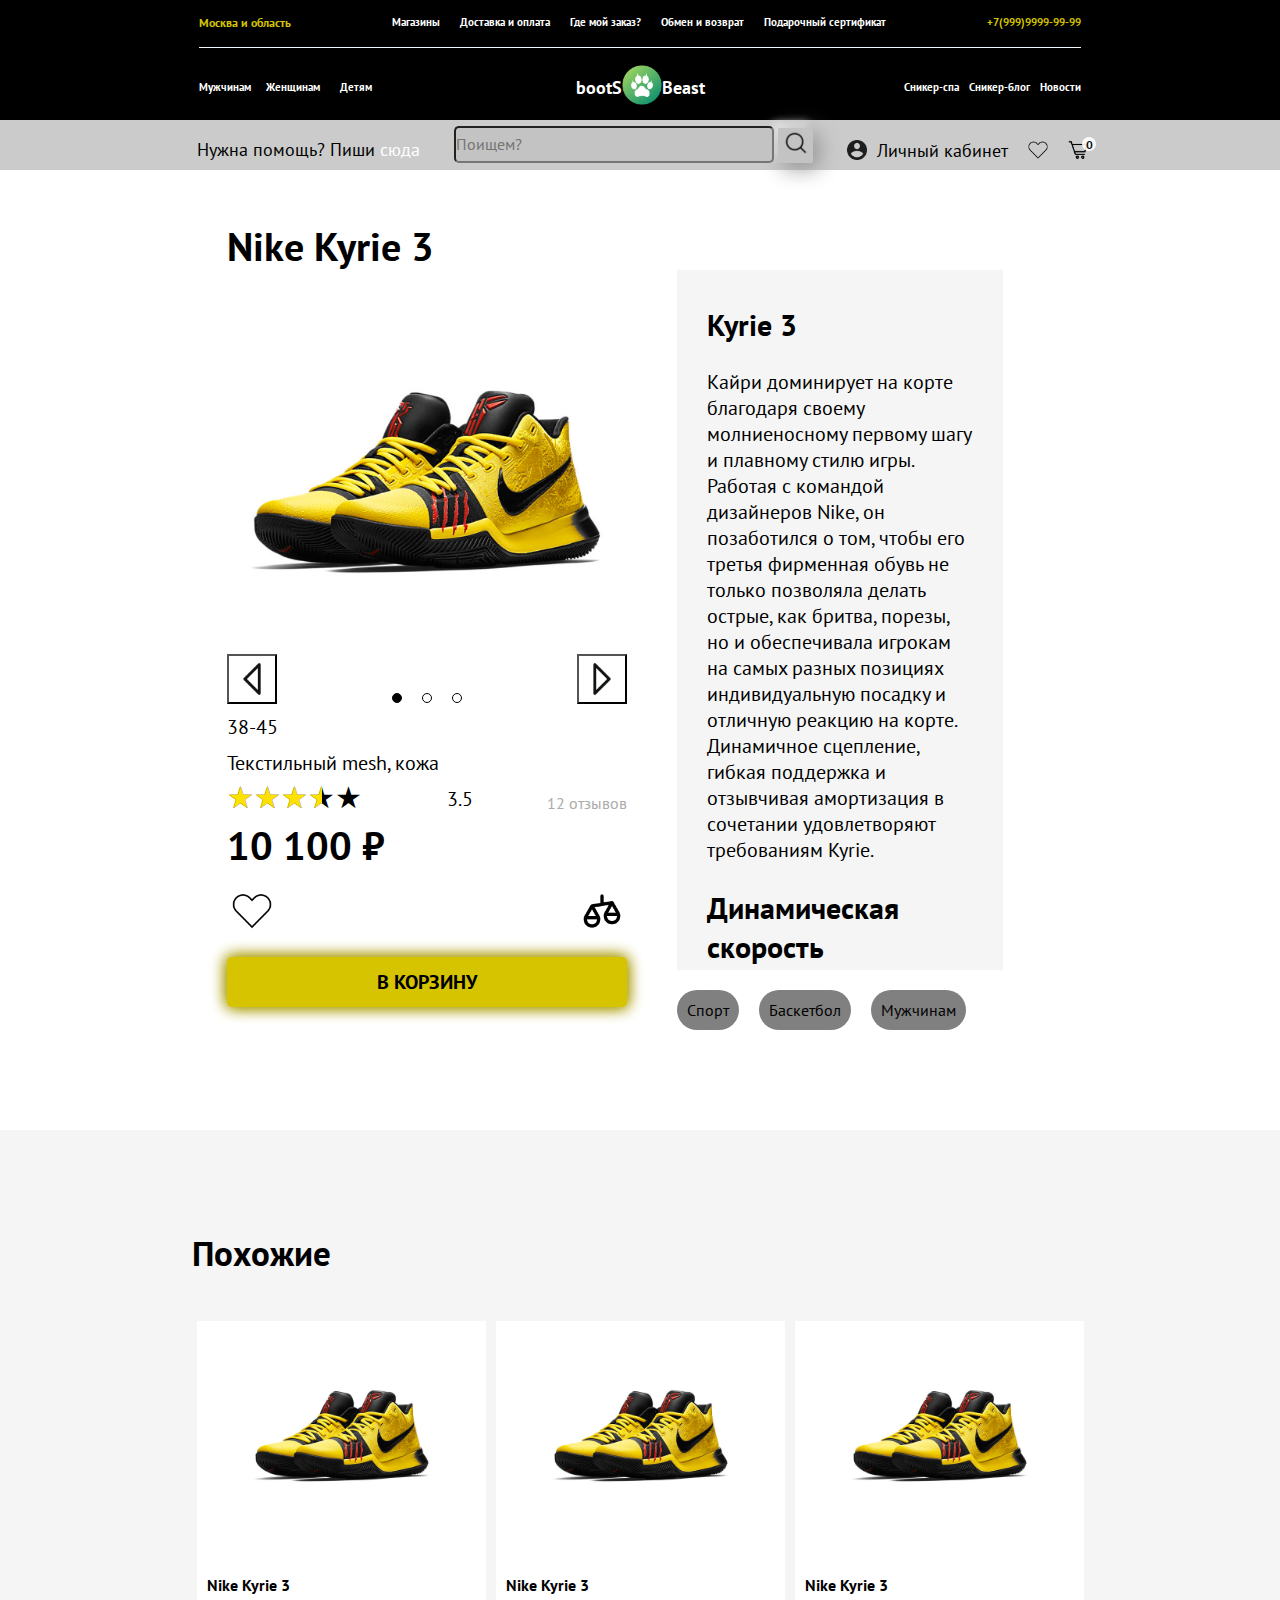
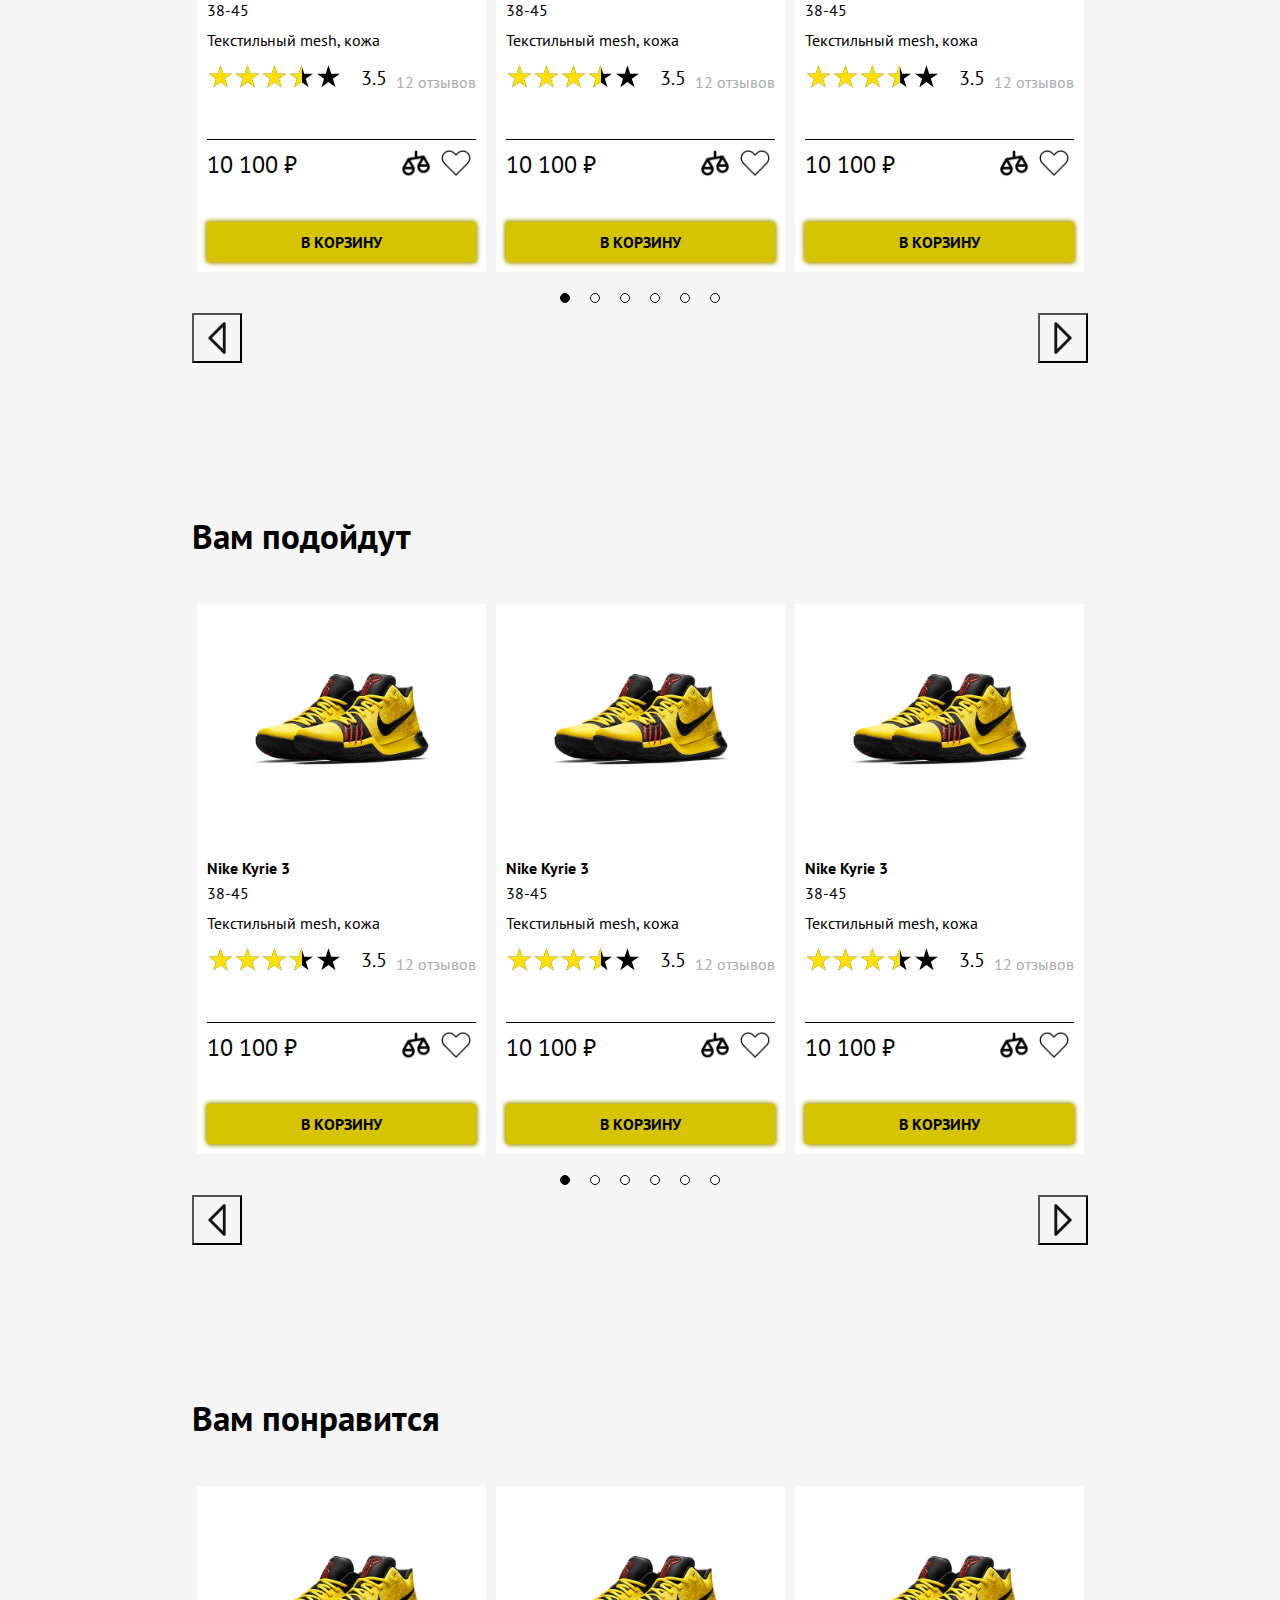
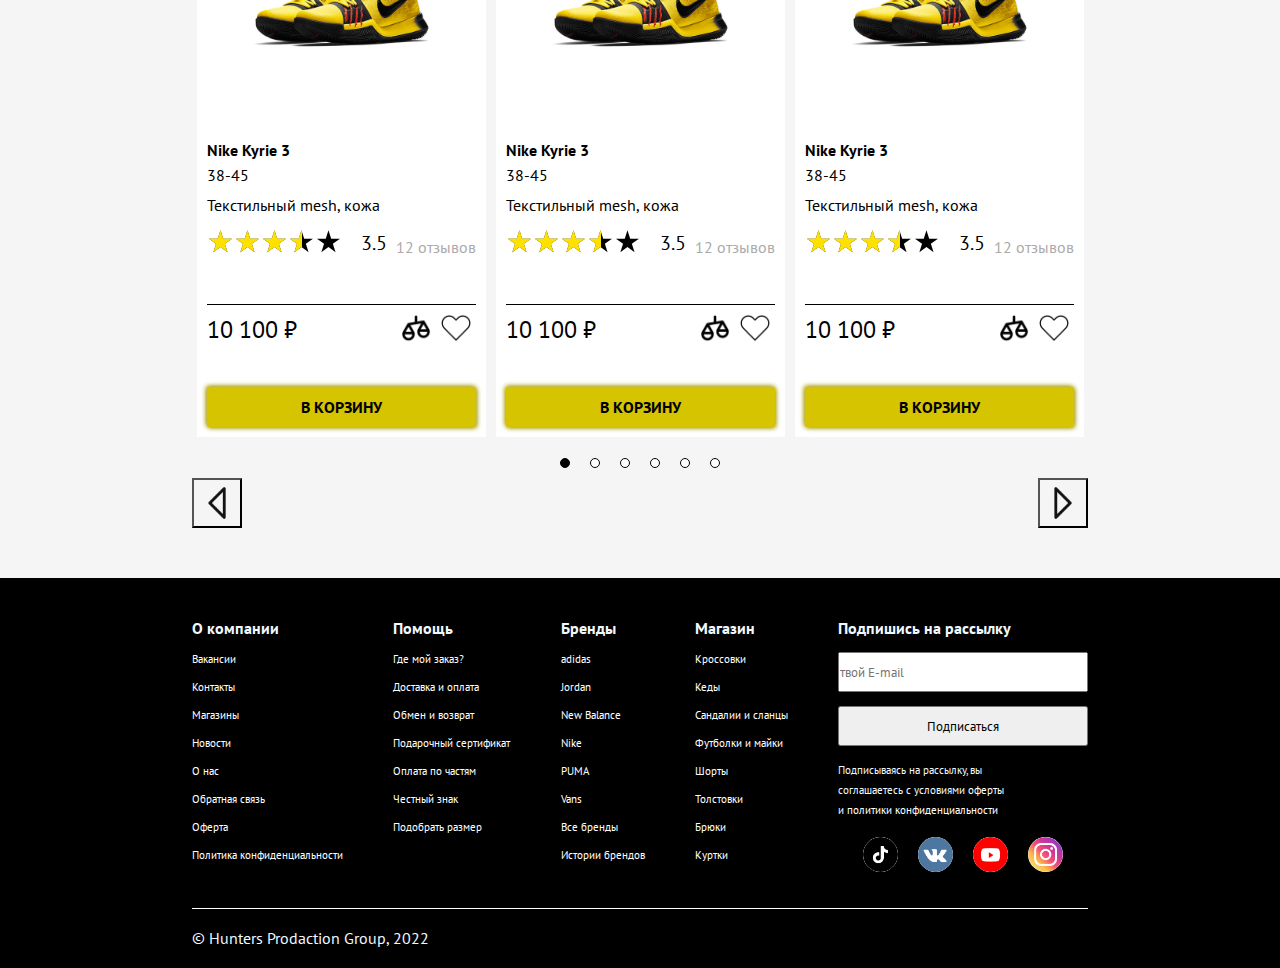
<file: product.html>
<!DOCTYPE html>
<html lang="en">
  <head>
    <meta charset="UTF-8" />
    <meta http-equiv="X-UA-Compatible" content="IE=edge" />
    <meta name="viewport" content="width=device-width, initial-scale=1.0" />
    <title>Купить Nike Kyrie 3</title>
    <link rel="shortcut icon" href="icon/beast_foot.png" type="img" />
    <link rel="preconnect" href="https://fonts.googleapis.com" />
    <link rel="preconnect" href="https://fonts.gstatic.com" crossorigin />
    <link
      href="https://fonts.googleapis.com/css2?family=PT+Sans&display=swap"
      rel="stylesheet"
    />
    <link rel="stylesheet" href="style.css" />
    <link rel="stylesheet" href="style_product.css" />
  </head>
  <body>
    <div class="cat"></div>

    <div class="arrow_up">
      <img src="icon/arrow_down.png" alt="arrow_down" />
    </div>

    <div class="wrapper">
      <div class="popup">
        <div class="popup_body">
          <div class="popup_content">
            <a class="popup_close" href=""
              ><img src="icon/cross.png" alt=""
            /></a>
            <div class="popup_title">Выберите свой город</div>
            <div class="popup_text">
              <div class="header_serch">
                <div class="serch_field">
                  <input placeholder="Поищем?" type="text" name="serch" />
                  <button><img src="icon/magnifier.png" alt="" /></button>
                </div>
              </div>
              <div class="cityes">
                <a href="">Москва</a>
                <a href="">Казань</a>
                <a href="">Краснодар</a>
                <a href="">Астана</a>
                <a href="">Сочи</a>
                <a href="">Киров</a>
                <a href="">Пермь</a>
                <a href="">Ярославль</a>
                <a href="">Варкута</a>
                <a href="">Новосибирск</a>
              </div>
            </div>
          </div>
        </div>
      </div>

      <div class="burger">
        <img
          class="burger_button push_button"
          src="icon/burger_menu.png"
          alt=""
        />
        <img class="burger_button" src="icon/cross.png" alt="" />
      </div>

      <header>
        <div class="header">
          <div class="header_up conteiner">
            <div class="header_city">
              <span>Москва и область</span>
            </div>
            <div class="header_qustions">
              <div>
                <span><center>Магазины</center></span>
              </div>
              <div>
                <span><center>Доставка и оплата</center></span>
              </div>
              <div>
                <span><center>Где мой заказ?</center></span>
              </div>
              <div>
                <span><center>Обмен и возврат</center></span>
              </div>
              <div>
                <span><center>Подарочный сертификат</center></span>
              </div>
            </div>
            <div class="header_number">
              <a onclick="return false;" href="tel:8999999999"
                >+7(999)9999-99-99</a
              >
            </div>
          </div>

          <div class="header_down conteiner">
            <div class="catigories">
              <span><a onclick="return false;" href="">Мужчинам</a></span>
              <span><a onclick="return false;" href="">Женщинам</a></span>
              <span><a onclick="return false;" href="">Детям</a></span>
            </div>

            <div class="header_down_products">
              <ol class="forman">
                <li class="cat_button">
                  <a onclick="return false;" href="" cursorover="1">Обувь</a>
                </li>
                <li class="cat_button">
                  <a onclick="return false;" href="" cursorover="2">Одежда</a>
                </li>
                <li class="cat_button">
                  <a onclick="return false;" href="" cursorover="3"
                    >Аксессуары</a
                  >
                </li>
                <li class="cat_button">
                  <a onclick="return false;" href="" cursorover="4">Бренды</a>
                </li>
                <li class="exit">
                  <div>❯</div>
                </li>
              </ol>

              <div class="swim_field active">
                <div class="field_foot field_swim" objectswim="1">
                  <ol>
                    <li><a onclick="return false;" href="">Кросовки</a></li>
                    <li><a onclick="return false;" href="">Кеды</a></li>
                    <li><a onclick="return false;" href="">Сланцы</a></li>
                    <li><a onclick="return false;" href="">Ботинки</a></li>
                    <li><a onclick="return false;" href="">Вся обувь</a></li>
                    <a class="closed_field_swim" onclick="return false;" href=""
                      >Скрыть...</a
                    >
                  </ol>
                </div>

                <div class="field_clowes field_swim" objectswim="2">
                  <ol>
                    <li>
                      <a onclick="return false;" href="">Футболки и майки</a>
                    </li>
                    <li><a onclick="return false;" href="">Шорты</a></li>
                    <li><a onclick="return false;" href="">Толстовки</a></li>
                    <li><a onclick="return false;" href="">Брюки</a></li>
                    <li><a onclick="return false;" href="">Куртки</a></li>
                    <a class="closed_field_swim" onclick="return false;" href=""
                      >Скрыть...</a
                    >
                  </ol>
                </div>

                <div class="field_acsessuars field_swim" objectswim="3">
                  <ol>
                    <li>
                      <a onclick="return false;" href="">Рюкзаки и сумки</a>
                    </li>
                    <li>
                      <a onclick="return false;" href="">Поясные сумки</a>
                    </li>
                    <li><a onclick="return false;" href="">Кепки</a></li>
                    <li><a onclick="return false;" href="">Панамы</a></li>
                    <li><a onclick="return false;" href="">Носки</a></li>
                    <li><a onclick="return false;" href="">Шапки</a></li>
                    <li>
                      <a onclick="return false;" href="">Перчатки и шарфы</a>
                    </li>
                    <li>
                      <a onclick="return false;" href="">Уход за обувью</a>
                    </li>
                    <li>
                      <a onclick="return false;" href="">Все Аксессуары</a>
                    </li>
                    <a class="closed_field_swim" onclick="return false;" href=""
                      >Скрыть...</a
                    >
                  </ol>
                </div>

                <div class="field_brends field_swim" objectswim="4">
                  <ol>
                    <li><a onclick="return false;" href="">Все бренды</a></li>
                    <li>
                      <a onclick="return false;" href="">adidas Originals</a>
                    </li>
                    <li><a onclick="return false;" href="">PUMA</a></li>
                    <li><a onclick="return false;" href="">Nike</a></li>
                    <li><a onclick="return false;" href="">Jordan</a></li>
                    <li><a onclick="return false;" href="">Vans</a></li>
                    <li>
                      <a onclick="return false;" href="">The North Face</a>
                    </li>
                    <li><a onclick="return false;" href="">Tommy Jeans</a></li>
                    <li><a onclick="return false;" href="">Reebok</a></li>
                    <li><a onclick="return false;" href="">New Balance</a></li>
                    <li><a onclick="return false;" href="">Converse</a></li>
                    <li><a onclick="return false;" href="">Eastpak</a></li>
                    <li><a onclick="return false;" href="">Asics</a></li>
                    <li><a onclick="return false;" href="">Champion</a></li>
                    <li><a onclick="return false;" href="">Dr. Martens</a></li>
                    <li><a onclick="return false;" href="">Timberland</a></li>
                    <li><a onclick="return false;" href="">Herschel</a></li>
                    <li>
                      <a onclick="return false;" href="">Alpha Industries</a>
                    </li>
                    <li><a onclick="return false;" href="">Helly Hansen</a></li>
                    <li><a onclick="return false;" href="">47BRAND</a></li>
                    <li><a onclick="return false;" href="">New Era</a></li>
                    <li><a onclick="return false;" href="">Crep Project</a></li>
                    <li><a onclick="return false;" href="">Solemate</a></li>
                    <li><a onclick="return false;" href="">Tarrago</a></li>
                    <li><a onclick="return false;" href="">UGG</a></li>
                    <a class="closed_field_swim" onclick="return false;" href=""
                      >Скрыть...</a
                    >
                  </ol>
                </div>
              </div>
            </div>

            <div class="logo">
              <span>bootS</span>
              <img src="icon/beast_foot.png" alt="" />
              <span>Beast</span>
            </div>

            <div class="dop_content">
              <span>Сникер-спа</span>
              <span>Сникер-блог</span>
              <span>Новости</span>
            </div>
          </div>
        </div>

        <div class="header_person">
          <div class="header_person_field conteiner">
            <div class="right_here">
              <span
                >Нужна помощь? Пиши
                <a onclick="return false;" href="">сюда</a></span
              >
            </div>

            <div class="header_serch">
              <div class="serch_field">
                <input placeholder="Поищем?" type="text" name="serch" />
                <button><img src="icon/magnifier.png" alt="" /></button>
              </div>
            </div>

            <div class="person_room">
              <div class="person">
                <a href=""
                  ><span><img src="icon/personal_account.png" alt="" /></span>
                  <span>Личный кабинет</span></a
                >
              </div>
              <div class="like"><img src="icon/like.png" alt="" /></div>
              <div class="basket">
                <img src="icon/basket.png" alt="" />
                <span>0</span>
              </div>
            </div>
          </div>
        </div>
      </header>

      <main>
        <section class="product_page-main">
          <article class="product_field-main">
            <div class="conteiner">
              <div class="product-main">
                <div class="left_field">
                  <h2>Nike Kyrie 3</h2>
                  <div class="photo-slider__slider">
                    <div class="photo-slider-swiper">
                      <div class="photo-slider__slide">
                        <div class="photo-card">
                          <div class="img_product">
                            <a
                              href=""
                              class="product-card-img product-card-img_contain"
                              ><img
                                src="product.img/Nike-Kyrie-3-Mamba-Mentality-1024x1024.png"
                                alt="Картинка"
                            /></a>
                          </div>
                        </div>
                        <div class="photo-card">
                          <div class="img_product">
                            <a
                              href=""
                              class="product-card-img product-card-img_contain"
                              ><img
                                src="product.img/Nike-Kyrie-3-Mamba-Mentality-1024x1024.png"
                                alt="Картинка"
                            /></a>
                          </div>
                        </div>
                        <div class="photo-card">
                          <div class="img_product">
                            <a
                              href=""
                              class="product-card-img product-card-img_contain"
                              ><img
                                src="product.img/Nike-Kyrie-3-Mamba-Mentality-1024x1024.png"
                                alt="Картинка"
                            /></a>
                          </div>
                        </div>
                      </div>
                    </div>
                  </div>
                  <div class="product-card-main-info-info">
                    <div class="info-product-card-main_size">38-45</div>
                    <div class="info-product-card-main_materials">
                      Текстильный mesh, кожа
                    </div>
                  </div>
                  <div class="rating rating_set">
                    <div class="rating_body">
                      <div class="rating_active"></div>
                      <div class="rating_items">
                        <input
                          type="radio"
                          class="rating-item"
                          value="1"
                          name="rating"
                        />
                        <input
                          type="radio"
                          class="rating-item"
                          value="2"
                          name="rating"
                        />
                        <input
                          type="radio"
                          class="rating-item"
                          value="3"
                          name="rating"
                        />
                        <input
                          type="radio"
                          class="rating-item"
                          value="4"
                          name="rating"
                        />
                        <input
                          type="radio"
                          class="rating-item"
                          value="5"
                          name="rating"
                        />
                      </div>
                    </div>
                    <div class="rating_value">3.5</div>
                    <div class="rating-info">12 отзывов</div>
                  </div>
                  <div class="product-card-main_footer">
                    <div class="product-card-main_price">10 100 ₽</div>
                    <div class="icon_product">
                      <a href="" class="product-card-main_favorite"
                        ><img src="icon/like.png" alt=""
                      /></a>
                      <a href="" class="product-card-main_compare"
                        ><img src="icon/compare.png" alt=""
                      /></a>
                    </div>
                  </div>
                  <a href="" class="basket_button-main button">В корзину</a>
                </div>
                <div class="right_field">
                  <div class="description">
                    <h3>Kyrie 3</h3>
                    <span
                      >Кайри доминирует на корте благодаря своему молниеносному
                      первому шагу и плавному стилю игры. Работая с командой
                      дизайнеров Nike, он позаботился о том, чтобы его третья
                      фирменная обувь не только позволяла делать острые, как
                      бритва, порезы, но и обеспечивала игрокам на самых разных
                      позициях индивидуальную посадку и отличную реакцию на
                      корте. Динамичное сцепление, гибкая поддержка и отзывчивая
                      амортизация в сочетании удовлетворяют требованиям
                      Kyrie.</span
                    >

                    <h3>Динамическая скорость</h3>
                    <span
                      >Независимая подвеска и изогнутая подошва обеспечивают
                      исключительное сцепление и возможность играть под любым
                      углом.</span
                    >

                    <h3>Гибкая подошва</h3>
                    <span
                      >Ремешок для передней части стопы интегрируется с кабелями
                      Flywire, обеспечивая поддержку и индивидуальную посадку
                      для любой позиции и стиля игры.</span
                    >
                  </div>
                  <div class="catigories_products">
                    <a href=""><span>Спорт</span></a>
                    <a href=""><span>Баскетбол</span></a>
                    <a href=""><span>Мужчинам</span></a>
                  </div>
                </div>
              </div>
            </div>
          </article>
          <article class="second_field-main">
            <div class="more_products">
              <div class="conteiner">
                <h3>Похожие</h3>
                <div class="products-slider__slider">
                  <div class="products-slider-swiper">
                    <div class="products-slider__slide">
                      <div class="product-card">
                        <a
                          href=""
                          class="product-card-img product-card-img_contain"
                          ><img
                            src="product.img/Nike-Kyrie-3-Mamba-Mentality-1024x1024.png"
                            alt="Картинка"
                        /></a>
                        <div class="product-card_body"></div>
                        <h4 class="product-card-title">
                          <a href="" class="product-card-title-link"
                            >Nike Kyrie 3</a
                          >
                        </h4>
                        <div class="product-card-info-info">
                          <div class="info-product-card_size">38-45</div>
                          <div class="info-product-card_materials">
                            Текстильный mesh, кожа
                          </div>
                        </div>
                        <div class="rating rating_set">
                          <div class="rating_body">
                            <div class="rating_active"></div>
                            <div class="rating_items">
                              <input
                                type="radio"
                                class="rating-item"
                                value="1"
                                name="rating"
                              />
                              <input
                                type="radio"
                                class="rating-item"
                                value="2"
                                name="rating"
                              />
                              <input
                                type="radio"
                                class="rating-item"
                                value="3"
                                name="rating"
                              />
                              <input
                                type="radio"
                                class="rating-item"
                                value="4"
                                name="rating"
                              />
                              <input
                                type="radio"
                                class="rating-item"
                                value="5"
                                name="rating"
                              />
                            </div>
                          </div>
                          <div class="rating_value">3.5</div>
                          <div class="rating-info">12 отзывов</div>
                        </div>
                        <div class="product-card_footer">
                          <div class="product-card_price">10 100 ₽</div>
                          <div class="icon_product">
                            <a href="" class="product-card_compare"
                              ><img src="icon/compare.png" alt=""
                            /></a>
                            <a href="" class="product-card_favorite"
                              ><img src="icon/like.png" alt=""
                            /></a>
                          </div>
                        </div>
                        <a href="" class="basket_button button">В корзину</a>
                      </div>

                      <div class="product-card">
                        <a
                          href=""
                          class="product-card-img product-card-img_contain"
                          ><img
                            src="product.img/Nike-Kyrie-3-Mamba-Mentality-1024x1024.png"
                            alt="Картинка"
                        /></a>
                        <div class="product-card_body"></div>
                        <h4 class="product-card-title">
                          <a href="" class="product-card-title-link"
                            >Nike Kyrie 3</a
                          >
                        </h4>
                        <div class="product-card-info-info">
                          <div class="info-product-card_size">38-45</div>
                          <div class="info-product-card_materials">
                            Текстильный mesh, кожа
                          </div>
                        </div>
                        <div class="rating rating_set">
                          <div class="rating_body">
                            <div class="rating_active"></div>
                            <div class="rating_items">
                              <input
                                type="radio"
                                class="rating-item"
                                value="1"
                                name="rating"
                              />
                              <input
                                type="radio"
                                class="rating-item"
                                value="2"
                                name="rating"
                              />
                              <input
                                type="radio"
                                class="rating-item"
                                value="3"
                                name="rating"
                              />
                              <input
                                type="radio"
                                class="rating-item"
                                value="4"
                                name="rating"
                              />
                              <input
                                type="radio"
                                class="rating-item"
                                value="5"
                                name="rating"
                              />
                            </div>
                          </div>
                          <div class="rating_value">3.5</div>
                          <div class="rating-info">12 отзывов</div>
                        </div>
                        <div class="product-card_footer">
                          <div class="product-card_price">10 100 ₽</div>
                          <div class="icon_product">
                            <a href="" class="product-card_compare"
                              ><img src="icon/compare.png" alt=""
                            /></a>
                            <a href="" class="product-card_favorite"
                              ><img src="icon/like.png" alt=""
                            /></a>
                          </div>
                        </div>
                        <a href="" class="basket_button button">В корзину</a>
                      </div>

                      <div class="product-card">
                        <a
                          href=""
                          class="product-card-img product-card-img_contain"
                          ><img
                            src="product.img/Nike-Kyrie-3-Mamba-Mentality-1024x1024.png"
                            alt="Картинка"
                        /></a>
                        <div class="product-card_body"></div>
                        <h4 class="product-card-title">
                          <a href="" class="product-card-title-link"
                            >Nike Kyrie 3</a
                          >
                        </h4>
                        <div class="product-card-info-info">
                          <div class="info-product-card_size">38-45</div>
                          <div class="info-product-card_materials">
                            Текстильный mesh, кожа
                          </div>
                        </div>
                        <div class="rating rating_set">
                          <div class="rating_body">
                            <div class="rating_active"></div>
                            <div class="rating_items">
                              <input
                                type="radio"
                                class="rating-item"
                                value="1"
                                name="rating"
                              />
                              <input
                                type="radio"
                                class="rating-item"
                                value="2"
                                name="rating"
                              />
                              <input
                                type="radio"
                                class="rating-item"
                                value="3"
                                name="rating"
                              />
                              <input
                                type="radio"
                                class="rating-item"
                                value="4"
                                name="rating"
                              />
                              <input
                                type="radio"
                                class="rating-item"
                                value="5"
                                name="rating"
                              />
                            </div>
                          </div>
                          <div class="rating_value">3.5</div>
                          <div class="rating-info">12 отзывов</div>
                        </div>
                        <div class="product-card_footer">
                          <div class="product-card_price">10 100 ₽</div>
                          <div class="icon_product">
                            <a href="" class="product-card_compare"
                              ><img src="icon/compare.png" alt=""
                            /></a>
                            <a href="" class="product-card_favorite"
                              ><img src="icon/like.png" alt=""
                            /></a>
                          </div>
                        </div>
                        <a href="" class="basket_button button">В корзину</a>
                      </div>

                      <div class="product-card">
                        <a
                          href=""
                          class="product-card-img product-card-img_contain"
                          ><img
                            src="product.img/Nike-Kyrie-3-Mamba-Mentality-1024x1024.png"
                            alt="Картинка"
                        /></a>
                        <div class="product-card_body"></div>
                        <h4 class="product-card-title">
                          <a href="" class="product-card-title-link"
                            >Nike Kyrie 3</a
                          >
                        </h4>
                        <div class="product-card-info-info">
                          <div class="info-product-card_size">38-45</div>
                          <div class="info-product-card_materials">
                            Текстильный mesh, кожа
                          </div>
                        </div>
                        <div class="rating rating_set">
                          <div class="rating_body">
                            <div class="rating_active"></div>
                            <div class="rating_items">
                              <input
                                type="radio"
                                class="rating-item"
                                value="1"
                                name="rating"
                              />
                              <input
                                type="radio"
                                class="rating-item"
                                value="2"
                                name="rating"
                              />
                              <input
                                type="radio"
                                class="rating-item"
                                value="3"
                                name="rating"
                              />
                              <input
                                type="radio"
                                class="rating-item"
                                value="4"
                                name="rating"
                              />
                              <input
                                type="radio"
                                class="rating-item"
                                value="5"
                                name="rating"
                              />
                            </div>
                          </div>
                          <div class="rating_value">3.5</div>
                          <div class="rating-info">12 отзывов</div>
                        </div>
                        <div class="product-card_footer">
                          <div class="product-card_price">10 100 ₽</div>
                          <div class="icon_product">
                            <a href="" class="product-card_compare"
                              ><img src="icon/compare.png" alt=""
                            /></a>
                            <a href="" class="product-card_favorite"
                              ><img src="icon/like.png" alt=""
                            /></a>
                          </div>
                        </div>
                        <a href="" class="basket_button button">В корзину</a>
                      </div>

                      <div class="product-card">
                        <a
                          href=""
                          class="product-card-img product-card-img_contain"
                          ><img
                            src="product.img/Nike-Kyrie-3-Mamba-Mentality-1024x1024.png"
                            alt="Картинка"
                        /></a>
                        <div class="product-card_body"></div>
                        <h4 class="product-card-title">
                          <a href="" class="product-card-title-link"
                            >Nike Kyrie 3</a
                          >
                        </h4>
                        <div class="product-card-info-info">
                          <div class="info-product-card_size">38-45</div>
                          <div class="info-product-card_materials">
                            Текстильный mesh, кожа
                          </div>
                        </div>
                        <div class="rating rating_set">
                          <div class="rating_body">
                            <div class="rating_active"></div>
                            <div class="rating_items">
                              <input
                                type="radio"
                                class="rating-item"
                                value="1"
                                name="rating"
                              />
                              <input
                                type="radio"
                                class="rating-item"
                                value="2"
                                name="rating"
                              />
                              <input
                                type="radio"
                                class="rating-item"
                                value="3"
                                name="rating"
                              />
                              <input
                                type="radio"
                                class="rating-item"
                                value="4"
                                name="rating"
                              />
                              <input
                                type="radio"
                                class="rating-item"
                                value="5"
                                name="rating"
                              />
                            </div>
                          </div>
                          <div class="rating_value">3.5</div>
                          <div class="rating-info">12 отзывов</div>
                        </div>
                        <div class="product-card_footer">
                          <div class="product-card_price">10 100 ₽</div>
                          <div class="icon_product">
                            <a href="" class="product-card_compare"
                              ><img src="icon/compare.png" alt=""
                            /></a>
                            <a href="" class="product-card_favorite"
                              ><img src="icon/like.png" alt=""
                            /></a>
                          </div>
                        </div>
                        <a href="" class="basket_button button">В корзину</a>
                      </div>

                      <div class="product-card">
                        <a
                          href=""
                          class="product-card-img product-card-img_contain"
                          ><img
                            src="product.img/Nike-Kyrie-3-Mamba-Mentality-1024x1024.png"
                            alt="Картинка"
                        /></a>
                        <div class="product-card_body"></div>
                        <h4 class="product-card-title">
                          <a href="" class="product-card-title-link"
                            >Nike Kyrie 3</a
                          >
                        </h4>
                        <div class="product-card-info-info">
                          <div class="info-product-card_size">38-45</div>
                          <div class="info-product-card_materials">
                            Текстильный mesh, кожа
                          </div>
                        </div>
                        <div class="rating rating_set">
                          <div class="rating_body">
                            <div class="rating_active"></div>
                            <div class="rating_items">
                              <input
                                type="radio"
                                class="rating-item"
                                value="1"
                                name="rating"
                              />
                              <input
                                type="radio"
                                class="rating-item"
                                value="2"
                                name="rating"
                              />
                              <input
                                type="radio"
                                class="rating-item"
                                value="3"
                                name="rating"
                              />
                              <input
                                type="radio"
                                class="rating-item"
                                value="4"
                                name="rating"
                              />
                              <input
                                type="radio"
                                class="rating-item"
                                value="5"
                                name="rating"
                              />
                            </div>
                          </div>
                          <div class="rating_value">3.5</div>
                          <div class="rating-info">12 отзывов</div>
                        </div>
                        <div class="product-card_footer">
                          <div class="product-card_price">10 100 ₽</div>
                          <div class="icon_product">
                            <a href="" class="product-card_compare"
                              ><img src="icon/compare.png" alt=""
                            /></a>
                            <a href="" class="product-card_favorite"
                              ><img src="icon/like.png" alt=""
                            /></a>
                          </div>
                        </div>
                        <a href="" class="basket_button button">В корзину</a>
                      </div>
                    </div>
                  </div>
                </div>
              </div>
            </div>
            <div class="more_products">
              <div class="conteiner">
                <h3>Вам подойдут</h3>
                <div class="products-slider__slider">
                  <div class="products-slider-swiper">
                    <div class="products-slider__slide">
                      <div class="product-card">
                        <a
                          href=""
                          class="product-card-img product-card-img_contain"
                          ><img
                            src="product.img/Nike-Kyrie-3-Mamba-Mentality-1024x1024.png"
                            alt="Картинка"
                        /></a>
                        <div class="product-card_body"></div>
                        <h4 class="product-card-title">
                          <a href="" class="product-card-title-link"
                            >Nike Kyrie 3</a
                          >
                        </h4>
                        <div class="product-card-info-info">
                          <div class="info-product-card_size">38-45</div>
                          <div class="info-product-card_materials">
                            Текстильный mesh, кожа
                          </div>
                        </div>
                        <div class="rating rating_set">
                          <div class="rating_body">
                            <div class="rating_active"></div>
                            <div class="rating_items">
                              <input
                                type="radio"
                                class="rating-item"
                                value="1"
                                name="rating"
                              />
                              <input
                                type="radio"
                                class="rating-item"
                                value="2"
                                name="rating"
                              />
                              <input
                                type="radio"
                                class="rating-item"
                                value="3"
                                name="rating"
                              />
                              <input
                                type="radio"
                                class="rating-item"
                                value="4"
                                name="rating"
                              />
                              <input
                                type="radio"
                                class="rating-item"
                                value="5"
                                name="rating"
                              />
                            </div>
                          </div>
                          <div class="rating_value">3.5</div>
                          <div class="rating-info">12 отзывов</div>
                        </div>
                        <div class="product-card_footer">
                          <div class="product-card_price">10 100 ₽</div>
                          <div class="icon_product">
                            <a href="" class="product-card_compare"
                              ><img src="icon/compare.png" alt=""
                            /></a>
                            <a href="" class="product-card_favorite"
                              ><img src="icon/like.png" alt=""
                            /></a>
                          </div>
                        </div>
                        <a href="" class="basket_button button">В корзину</a>
                      </div>

                      <div class="product-card">
                        <a
                          href=""
                          class="product-card-img product-card-img_contain"
                          ><img
                            src="product.img/Nike-Kyrie-3-Mamba-Mentality-1024x1024.png"
                            alt="Картинка"
                        /></a>
                        <div class="product-card_body"></div>
                        <h4 class="product-card-title">
                          <a href="" class="product-card-title-link"
                            >Nike Kyrie 3</a
                          >
                        </h4>
                        <div class="product-card-info-info">
                          <div class="info-product-card_size">38-45</div>
                          <div class="info-product-card_materials">
                            Текстильный mesh, кожа
                          </div>
                        </div>
                        <div class="rating rating_set">
                          <div class="rating_body">
                            <div class="rating_active"></div>
                            <div class="rating_items">
                              <input
                                type="radio"
                                class="rating-item"
                                value="1"
                                name="rating"
                              />
                              <input
                                type="radio"
                                class="rating-item"
                                value="2"
                                name="rating"
                              />
                              <input
                                type="radio"
                                class="rating-item"
                                value="3"
                                name="rating"
                              />
                              <input
                                type="radio"
                                class="rating-item"
                                value="4"
                                name="rating"
                              />
                              <input
                                type="radio"
                                class="rating-item"
                                value="5"
                                name="rating"
                              />
                            </div>
                          </div>
                          <div class="rating_value">3.5</div>
                          <div class="rating-info">12 отзывов</div>
                        </div>
                        <div class="product-card_footer">
                          <div class="product-card_price">10 100 ₽</div>
                          <div class="icon_product">
                            <a href="" class="product-card_compare"
                              ><img src="icon/compare.png" alt=""
                            /></a>
                            <a href="" class="product-card_favorite"
                              ><img src="icon/like.png" alt=""
                            /></a>
                          </div>
                        </div>
                        <a href="" class="basket_button button">В корзину</a>
                      </div>

                      <div class="product-card">
                        <a
                          href=""
                          class="product-card-img product-card-img_contain"
                          ><img
                            src="product.img/Nike-Kyrie-3-Mamba-Mentality-1024x1024.png"
                            alt="Картинка"
                        /></a>
                        <div class="product-card_body"></div>
                        <h4 class="product-card-title">
                          <a href="" class="product-card-title-link"
                            >Nike Kyrie 3</a
                          >
                        </h4>
                        <div class="product-card-info-info">
                          <div class="info-product-card_size">38-45</div>
                          <div class="info-product-card_materials">
                            Текстильный mesh, кожа
                          </div>
                        </div>
                        <div class="rating rating_set">
                          <div class="rating_body">
                            <div class="rating_active"></div>
                            <div class="rating_items">
                              <input
                                type="radio"
                                class="rating-item"
                                value="1"
                                name="rating"
                              />
                              <input
                                type="radio"
                                class="rating-item"
                                value="2"
                                name="rating"
                              />
                              <input
                                type="radio"
                                class="rating-item"
                                value="3"
                                name="rating"
                              />
                              <input
                                type="radio"
                                class="rating-item"
                                value="4"
                                name="rating"
                              />
                              <input
                                type="radio"
                                class="rating-item"
                                value="5"
                                name="rating"
                              />
                            </div>
                          </div>
                          <div class="rating_value">3.5</div>
                          <div class="rating-info">12 отзывов</div>
                        </div>
                        <div class="product-card_footer">
                          <div class="product-card_price">10 100 ₽</div>
                          <div class="icon_product">
                            <a href="" class="product-card_compare"
                              ><img src="icon/compare.png" alt=""
                            /></a>
                            <a href="" class="product-card_favorite"
                              ><img src="icon/like.png" alt=""
                            /></a>
                          </div>
                        </div>
                        <a href="" class="basket_button button">В корзину</a>
                      </div>

                      <div class="product-card">
                        <a
                          href=""
                          class="product-card-img product-card-img_contain"
                          ><img
                            src="product.img/Nike-Kyrie-3-Mamba-Mentality-1024x1024.png"
                            alt="Картинка"
                        /></a>
                        <div class="product-card_body"></div>
                        <h4 class="product-card-title">
                          <a href="" class="product-card-title-link"
                            >Nike Kyrie 3</a
                          >
                        </h4>
                        <div class="product-card-info-info">
                          <div class="info-product-card_size">38-45</div>
                          <div class="info-product-card_materials">
                            Текстильный mesh, кожа
                          </div>
                        </div>
                        <div class="rating rating_set">
                          <div class="rating_body">
                            <div class="rating_active"></div>
                            <div class="rating_items">
                              <input
                                type="radio"
                                class="rating-item"
                                value="1"
                                name="rating"
                              />
                              <input
                                type="radio"
                                class="rating-item"
                                value="2"
                                name="rating"
                              />
                              <input
                                type="radio"
                                class="rating-item"
                                value="3"
                                name="rating"
                              />
                              <input
                                type="radio"
                                class="rating-item"
                                value="4"
                                name="rating"
                              />
                              <input
                                type="radio"
                                class="rating-item"
                                value="5"
                                name="rating"
                              />
                            </div>
                          </div>
                          <div class="rating_value">3.5</div>
                          <div class="rating-info">12 отзывов</div>
                        </div>
                        <div class="product-card_footer">
                          <div class="product-card_price">10 100 ₽</div>
                          <div class="icon_product">
                            <a href="" class="product-card_compare"
                              ><img src="icon/compare.png" alt=""
                            /></a>
                            <a href="" class="product-card_favorite"
                              ><img src="icon/like.png" alt=""
                            /></a>
                          </div>
                        </div>
                        <a href="" class="basket_button button">В корзину</a>
                      </div>

                      <div class="product-card">
                        <a
                          href=""
                          class="product-card-img product-card-img_contain"
                          ><img
                            src="product.img/Nike-Kyrie-3-Mamba-Mentality-1024x1024.png"
                            alt="Картинка"
                        /></a>
                        <div class="product-card_body"></div>
                        <h4 class="product-card-title">
                          <a href="" class="product-card-title-link"
                            >Nike Kyrie 3</a
                          >
                        </h4>
                        <div class="product-card-info-info">
                          <div class="info-product-card_size">38-45</div>
                          <div class="info-product-card_materials">
                            Текстильный mesh, кожа
                          </div>
                        </div>
                        <div class="rating rating_set">
                          <div class="rating_body">
                            <div class="rating_active"></div>
                            <div class="rating_items">
                              <input
                                type="radio"
                                class="rating-item"
                                value="1"
                                name="rating"
                              />
                              <input
                                type="radio"
                                class="rating-item"
                                value="2"
                                name="rating"
                              />
                              <input
                                type="radio"
                                class="rating-item"
                                value="3"
                                name="rating"
                              />
                              <input
                                type="radio"
                                class="rating-item"
                                value="4"
                                name="rating"
                              />
                              <input
                                type="radio"
                                class="rating-item"
                                value="5"
                                name="rating"
                              />
                            </div>
                          </div>
                          <div class="rating_value">3.5</div>
                          <div class="rating-info">12 отзывов</div>
                        </div>
                        <div class="product-card_footer">
                          <div class="product-card_price">10 100 ₽</div>
                          <div class="icon_product">
                            <a href="" class="product-card_compare"
                              ><img src="icon/compare.png" alt=""
                            /></a>
                            <a href="" class="product-card_favorite"
                              ><img src="icon/like.png" alt=""
                            /></a>
                          </div>
                        </div>
                        <a href="" class="basket_button button">В корзину</a>
                      </div>

                      <div class="product-card">
                        <a
                          href=""
                          class="product-card-img product-card-img_contain"
                          ><img
                            src="product.img/Nike-Kyrie-3-Mamba-Mentality-1024x1024.png"
                            alt="Картинка"
                        /></a>
                        <div class="product-card_body"></div>
                        <h4 class="product-card-title">
                          <a href="" class="product-card-title-link"
                            >Nike Kyrie 3</a
                          >
                        </h4>
                        <div class="product-card-info-info">
                          <div class="info-product-card_size">38-45</div>
                          <div class="info-product-card_materials">
                            Текстильный mesh, кожа
                          </div>
                        </div>
                        <div class="rating rating_set">
                          <div class="rating_body">
                            <div class="rating_active"></div>
                            <div class="rating_items">
                              <input
                                type="radio"
                                class="rating-item"
                                value="1"
                                name="rating"
                              />
                              <input
                                type="radio"
                                class="rating-item"
                                value="2"
                                name="rating"
                              />
                              <input
                                type="radio"
                                class="rating-item"
                                value="3"
                                name="rating"
                              />
                              <input
                                type="radio"
                                class="rating-item"
                                value="4"
                                name="rating"
                              />
                              <input
                                type="radio"
                                class="rating-item"
                                value="5"
                                name="rating"
                              />
                            </div>
                          </div>
                          <div class="rating_value">3.5</div>
                          <div class="rating-info">12 отзывов</div>
                        </div>
                        <div class="product-card_footer">
                          <div class="product-card_price">10 100 ₽</div>
                          <div class="icon_product">
                            <a href="" class="product-card_compare"
                              ><img src="icon/compare.png" alt=""
                            /></a>
                            <a href="" class="product-card_favorite"
                              ><img src="icon/like.png" alt=""
                            /></a>
                          </div>
                        </div>
                        <a href="" class="basket_button button">В корзину</a>
                      </div>
                    </div>
                  </div>
                </div>
              </div>
            </div>
            <div class="more_products">
              <div class="conteiner">
                <h3>Вам понравится</h3>
                <div class="products-slider__slider">
                  <div class="products-slider-swiper">
                    <div class="products-slider__slide">
                      <div class="product-card">
                        <a
                          href=""
                          class="product-card-img product-card-img_contain"
                          ><img
                            src="product.img/Nike-Kyrie-3-Mamba-Mentality-1024x1024.png"
                            alt="Картинка"
                        /></a>
                        <div class="product-card_body"></div>
                        <h4 class="product-card-title">
                          <a href="" class="product-card-title-link"
                            >Nike Kyrie 3</a
                          >
                        </h4>
                        <div class="product-card-info-info">
                          <div class="info-product-card_size">38-45</div>
                          <div class="info-product-card_materials">
                            Текстильный mesh, кожа
                          </div>
                        </div>
                        <div class="rating rating_set">
                          <div class="rating_body">
                            <div class="rating_active"></div>
                            <div class="rating_items">
                              <input
                                type="radio"
                                class="rating-item"
                                value="1"
                                name="rating"
                              />
                              <input
                                type="radio"
                                class="rating-item"
                                value="2"
                                name="rating"
                              />
                              <input
                                type="radio"
                                class="rating-item"
                                value="3"
                                name="rating"
                              />
                              <input
                                type="radio"
                                class="rating-item"
                                value="4"
                                name="rating"
                              />
                              <input
                                type="radio"
                                class="rating-item"
                                value="5"
                                name="rating"
                              />
                            </div>
                          </div>
                          <div class="rating_value">3.5</div>
                          <div class="rating-info">12 отзывов</div>
                        </div>
                        <div class="product-card_footer">
                          <div class="product-card_price">10 100 ₽</div>
                          <div class="icon_product">
                            <a href="" class="product-card_compare"
                              ><img src="icon/compare.png" alt=""
                            /></a>
                            <a href="" class="product-card_favorite"
                              ><img src="icon/like.png" alt=""
                            /></a>
                          </div>
                        </div>
                        <a href="" class="basket_button button">В корзину</a>
                      </div>

                      <div class="product-card">
                        <a
                          href=""
                          class="product-card-img product-card-img_contain"
                          ><img
                            src="product.img/Nike-Kyrie-3-Mamba-Mentality-1024x1024.png"
                            alt="Картинка"
                        /></a>
                        <div class="product-card_body"></div>
                        <h4 class="product-card-title">
                          <a href="" class="product-card-title-link"
                            >Nike Kyrie 3</a
                          >
                        </h4>
                        <div class="product-card-info-info">
                          <div class="info-product-card_size">38-45</div>
                          <div class="info-product-card_materials">
                            Текстильный mesh, кожа
                          </div>
                        </div>
                        <div class="rating rating_set">
                          <div class="rating_body">
                            <div class="rating_active"></div>
                            <div class="rating_items">
                              <input
                                type="radio"
                                class="rating-item"
                                value="1"
                                name="rating"
                              />
                              <input
                                type="radio"
                                class="rating-item"
                                value="2"
                                name="rating"
                              />
                              <input
                                type="radio"
                                class="rating-item"
                                value="3"
                                name="rating"
                              />
                              <input
                                type="radio"
                                class="rating-item"
                                value="4"
                                name="rating"
                              />
                              <input
                                type="radio"
                                class="rating-item"
                                value="5"
                                name="rating"
                              />
                            </div>
                          </div>
                          <div class="rating_value">3.5</div>
                          <div class="rating-info">12 отзывов</div>
                        </div>
                        <div class="product-card_footer">
                          <div class="product-card_price">10 100 ₽</div>
                          <div class="icon_product">
                            <a href="" class="product-card_compare"
                              ><img src="icon/compare.png" alt=""
                            /></a>
                            <a href="" class="product-card_favorite"
                              ><img src="icon/like.png" alt=""
                            /></a>
                          </div>
                        </div>
                        <a href="" class="basket_button button">В корзину</a>
                      </div>

                      <div class="product-card">
                        <a
                          href=""
                          class="product-card-img product-card-img_contain"
                          ><img
                            src="product.img/Nike-Kyrie-3-Mamba-Mentality-1024x1024.png"
                            alt="Картинка"
                        /></a>
                        <div class="product-card_body"></div>
                        <h4 class="product-card-title">
                          <a href="" class="product-card-title-link"
                            >Nike Kyrie 3</a
                          >
                        </h4>
                        <div class="product-card-info-info">
                          <div class="info-product-card_size">38-45</div>
                          <div class="info-product-card_materials">
                            Текстильный mesh, кожа
                          </div>
                        </div>
                        <div class="rating rating_set">
                          <div class="rating_body">
                            <div class="rating_active"></div>
                            <div class="rating_items">
                              <input
                                type="radio"
                                class="rating-item"
                                value="1"
                                name="rating"
                              />
                              <input
                                type="radio"
                                class="rating-item"
                                value="2"
                                name="rating"
                              />
                              <input
                                type="radio"
                                class="rating-item"
                                value="3"
                                name="rating"
                              />
                              <input
                                type="radio"
                                class="rating-item"
                                value="4"
                                name="rating"
                              />
                              <input
                                type="radio"
                                class="rating-item"
                                value="5"
                                name="rating"
                              />
                            </div>
                          </div>
                          <div class="rating_value">3.5</div>
                          <div class="rating-info">12 отзывов</div>
                        </div>
                        <div class="product-card_footer">
                          <div class="product-card_price">10 100 ₽</div>
                          <div class="icon_product">
                            <a href="" class="product-card_compare"
                              ><img src="icon/compare.png" alt=""
                            /></a>
                            <a href="" class="product-card_favorite"
                              ><img src="icon/like.png" alt=""
                            /></a>
                          </div>
                        </div>
                        <a href="" class="basket_button button">В корзину</a>
                      </div>

                      <div class="product-card">
                        <a
                          href=""
                          class="product-card-img product-card-img_contain"
                          ><img
                            src="product.img/Nike-Kyrie-3-Mamba-Mentality-1024x1024.png"
                            alt="Картинка"
                        /></a>
                        <div class="product-card_body"></div>
                        <h4 class="product-card-title">
                          <a href="" class="product-card-title-link"
                            >Nike Kyrie 3</a
                          >
                        </h4>
                        <div class="product-card-info-info">
                          <div class="info-product-card_size">38-45</div>
                          <div class="info-product-card_materials">
                            Текстильный mesh, кожа
                          </div>
                        </div>
                        <div class="rating rating_set">
                          <div class="rating_body">
                            <div class="rating_active"></div>
                            <div class="rating_items">
                              <input
                                type="radio"
                                class="rating-item"
                                value="1"
                                name="rating"
                              />
                              <input
                                type="radio"
                                class="rating-item"
                                value="2"
                                name="rating"
                              />
                              <input
                                type="radio"
                                class="rating-item"
                                value="3"
                                name="rating"
                              />
                              <input
                                type="radio"
                                class="rating-item"
                                value="4"
                                name="rating"
                              />
                              <input
                                type="radio"
                                class="rating-item"
                                value="5"
                                name="rating"
                              />
                            </div>
                          </div>
                          <div class="rating_value">3.5</div>
                          <div class="rating-info">12 отзывов</div>
                        </div>
                        <div class="product-card_footer">
                          <div class="product-card_price">10 100 ₽</div>
                          <div class="icon_product">
                            <a href="" class="product-card_compare"
                              ><img src="icon/compare.png" alt=""
                            /></a>
                            <a href="" class="product-card_favorite"
                              ><img src="icon/like.png" alt=""
                            /></a>
                          </div>
                        </div>
                        <a href="" class="basket_button button">В корзину</a>
                      </div>

                      <div class="product-card">
                        <a
                          href=""
                          class="product-card-img product-card-img_contain"
                          ><img
                            src="product.img/Nike-Kyrie-3-Mamba-Mentality-1024x1024.png"
                            alt="Картинка"
                        /></a>
                        <div class="product-card_body"></div>
                        <h4 class="product-card-title">
                          <a href="" class="product-card-title-link"
                            >Nike Kyrie 3</a
                          >
                        </h4>
                        <div class="product-card-info-info">
                          <div class="info-product-card_size">38-45</div>
                          <div class="info-product-card_materials">
                            Текстильный mesh, кожа
                          </div>
                        </div>
                        <div class="rating rating_set">
                          <div class="rating_body">
                            <div class="rating_active"></div>
                            <div class="rating_items">
                              <input
                                type="radio"
                                class="rating-item"
                                value="1"
                                name="rating"
                              />
                              <input
                                type="radio"
                                class="rating-item"
                                value="2"
                                name="rating"
                              />
                              <input
                                type="radio"
                                class="rating-item"
                                value="3"
                                name="rating"
                              />
                              <input
                                type="radio"
                                class="rating-item"
                                value="4"
                                name="rating"
                              />
                              <input
                                type="radio"
                                class="rating-item"
                                value="5"
                                name="rating"
                              />
                            </div>
                          </div>
                          <div class="rating_value">3.5</div>
                          <div class="rating-info">12 отзывов</div>
                        </div>
                        <div class="product-card_footer">
                          <div class="product-card_price">10 100 ₽</div>
                          <div class="icon_product">
                            <a href="" class="product-card_compare"
                              ><img src="icon/compare.png" alt=""
                            /></a>
                            <a href="" class="product-card_favorite"
                              ><img src="icon/like.png" alt=""
                            /></a>
                          </div>
                        </div>
                        <a href="" class="basket_button button">В корзину</a>
                      </div>

                      <div class="product-card">
                        <a
                          href=""
                          class="product-card-img product-card-img_contain"
                          ><img
                            src="product.img/Nike-Kyrie-3-Mamba-Mentality-1024x1024.png"
                            alt="Картинка"
                        /></a>
                        <div class="product-card_body"></div>
                        <h4 class="product-card-title">
                          <a href="" class="product-card-title-link"
                            >Nike Kyrie 3</a
                          >
                        </h4>
                        <div class="product-card-info-info">
                          <div class="info-product-card_size">38-45</div>
                          <div class="info-product-card_materials">
                            Текстильный mesh, кожа
                          </div>
                        </div>
                        <div class="rating rating_set">
                          <div class="rating_body">
                            <div class="rating_active"></div>
                            <div class="rating_items">
                              <input
                                type="radio"
                                class="rating-item"
                                value="1"
                                name="rating"
                              />
                              <input
                                type="radio"
                                class="rating-item"
                                value="2"
                                name="rating"
                              />
                              <input
                                type="radio"
                                class="rating-item"
                                value="3"
                                name="rating"
                              />
                              <input
                                type="radio"
                                class="rating-item"
                                value="4"
                                name="rating"
                              />
                              <input
                                type="radio"
                                class="rating-item"
                                value="5"
                                name="rating"
                              />
                            </div>
                          </div>
                          <div class="rating_value">3.5</div>
                          <div class="rating-info">12 отзывов</div>
                        </div>
                        <div class="product-card_footer">
                          <div class="product-card_price">10 100 ₽</div>
                          <div class="icon_product">
                            <a href="" class="product-card_compare"
                              ><img src="icon/compare.png" alt=""
                            /></a>
                            <a href="" class="product-card_favorite"
                              ><img src="icon/like.png" alt=""
                            /></a>
                          </div>
                        </div>
                        <a href="" class="basket_button button">В корзину</a>
                      </div>
                    </div>
                  </div>
                </div>
              </div>
            </div>
          </article>
        </section>
      </main>

      <footer>
        <div class="footer_conteiner conteiner">
          <div class="footer_up one">
            <div class="footer_compani_info footer_stile">
              <h2>О компании</h2>
              <div class="spoiler">
                <span><a onclick="return false;" href="">Вакансии</a></span>
                <span><a onclick="return false;" href="">Контакты</a></span>
                <span><a onclick="return false;" href="">Магазины</a></span>
                <span><a onclick="return false;" href="">Новости</a></span>
                <span><a onclick="return false;" href="">О нас</a></span>
                <span
                  ><a onclick="return false;" href="">Обратная связь</a></span
                >
                <span><a onclick="return false;" href="">Оферта</a></span>
                <span
                  ><a onclick="return false;" href=""
                    >Политика конфиденциальности</a
                  ></span
                >
              </div>
            </div>
            <div class="footer_help footer_stile">
              <h2>Помощь</h2>
              <div class="spoiler">
                <span
                  ><a onclick="return false;" href="">Где мой заказ?</a></span
                >
                <span
                  ><a onclick="return false;" href=""
                    >Доставка и оплата</a
                  ></span
                >
                <span
                  ><a onclick="return false;" href="">Обмен и возврат</a></span
                >
                <span
                  ><a onclick="return false;" href=""
                    >Подарочный сертификат</a
                  ></span
                >
                <span
                  ><a onclick="return false;" href=""
                    >Оплата по частям
                  </a></span
                >
                <span
                  ><a onclick="return false;" href="">Честный знак </a></span
                >
                <span
                  ><a onclick="return false;" href="">Подобрать размер</a></span
                >
              </div>
            </div>
            <div class="footer_brend footer_stile">
              <h2>Бренды</h2>
              <div class="spoiler">
                <span><a onclick="return false;" href="">adidas</a></span>
                <span><a onclick="return false;" href="">Jordan</a></span>
                <span><a onclick="return false;" href="">New Balance</a></span>
                <span><a onclick="return false;" href="">Nike</a></span>
                <span><a onclick="return false;" href="">PUMA</a></span>
                <span><a onclick="return false;" href="">Vans</a></span>
                <span><a onclick="return false;" href="">Все бренды</a></span>
                <span
                  ><a onclick="return false;" href="">Истории брендов</a></span
                >
              </div>
            </div>
            <div class="footer_shop footer_stile">
              <h2>Магазин</h2>
              <div class="spoiler">
                <span><a onclick="return false;" href="">Кроссовки</a></span>
                <span><a onclick="return false;" href="">Кеды</a></span>
                <span
                  ><a onclick="return false;" href=""
                    >Сандалии и сланцы</a
                  ></span
                >
                <span
                  ><a onclick="return false;" href="">Футболки и майки</a></span
                >
                <span><a onclick="return false;" href="">Шорты</a></span>
                <span><a onclick="return false;" href="">Толстовки</a></span>
                <span><a onclick="return false;" href="">Брюки</a></span>
                <span><a onclick="return false;" href="">Куртки</a></span>
              </div>
            </div>
            <div class="footer_subscribe footer_stile">
              <h2>Подпишись на рассылку</h2>
              <div class="spoiler">
                <input placeholder="твой E-mail" type="text" name="serch" />
                <button>Подписаться</button>
                <span
                  >Подписываясь на рассылку, вы <br />
                  соглашаетесь с условиями
                  <a onclick="return false;" href="">оферты</a> <br />
                  и
                  <a onclick="return false;" href=""
                    >политики конфиденциальности</a
                  ></span
                >
                <div>
                  <div class="footer_society">
                    <a onclick="return false;" href=""
                      ><img src="icon/tik_tok_icon.png" alt=""
                    /></a>
                    <a onclick="return false;" href=""
                      ><img src="icon/vk_icon.png" alt=""
                    /></a>
                    <a onclick="return false;" href=""
                      ><img src="icon/you_tube_icon.png" alt=""
                    /></a>
                    <a onclick="return false;" href=""
                      ><img src="icon/inst_icon.png" alt=""
                    /></a>
                  </div>
                </div>
              </div>
            </div>
          </div>
          <div class="footer_down">
            <div class="footer_comertion">© Hunters Prodaction Group, 2022</div>
          </div>
        </div>
      </footer>
    </div>

    <script src="https://code.jquery.com/jquery-3.6.1.min.js"></script>
    <script src="slick-1.8.1/slick/slick.min.js"></script>
    <script src="script.js"></script>
    <script src="popups.js"></script>
    <script src="https://cdn.jsdelivr.net/npm/swiper@8/swiper-bundle.min.js"></script>
  </body>
</html>
</file>
<file: style.css>
* {
  font-family: "PT sans";
  margin: 0;
  padding: 0;
  box-sizing: border-box;
}

body {
  width: 100%;
}

.wrapper {
  width: 100%;
}
.conteiner {
  width: 70%;
  margin: 0 auto;
}

.header {
  display: flex;
  background-color: black;
  width: 100%;
  height: 120px;
  color: rgb(255, 255, 255);
  overflow: visible;
  flex-direction: column;
  padding: 10px 10px 0 10px;
  font-size: 12px;
  font-weight: 700;
}

.burger {
  display: none;
}

.header_up,
.header_down {
  display: flex;
  flex-direction: row;
  justify-content: space-between;
  height: 40%;
  align-items: center;
}

.header_down {
  position: relative;
}

.header_up {
  align-items: flex-start;
}

.header_city {
  display: flex;
  flex-direction: row;
  margin: 5px 10px 5px 0;
  cursor: pointer;
  font-size: 12px;
  color: rgb(214, 196, 0);
}

.header_qustions {
  margin: 5px 10px 5px 10px;
  display: flex;
  flex-direction: row;
}

.header_qustions div {
  display: flex;
  align-items: flex-start;
}

.header_qustions span {
  cursor: pointer;
  gap: 20px;
  display: inline;
}

.header_qustions span {
  margin: 0 10px 0 10px;
}

.header_number {
  margin: 5px 0 5px 10px;
}

.header_number a {
  color: rgb(214, 196, 0);
  text-decoration: none;
}

.header_number a:hover {
  color: rgb(255, 255, 255);
}

.header_number a:active {
  color: rgb(0, 0, 255);
}

.header_down {
  height: 60%;
}

.header_person span {
  margin-left: 5px;
}

.header_down::before {
  content: " ";
  width: 100%;
  height: 1px;
  background-color: aliceblue;
  position: absolute;
  top: -7px;
}

.catigories {
  display: flex;
  height: 100%;
  align-items: flex-end;
}

.catigories span {
  justify-content: center;
  cursor: pointer;
  display: flex;
  align-items: center;
  position: relative;
  margin: 0 10px 0 10px;
  width: auto;
  height: 100%;
}

.catigories span:first-of-type {
  margin: 0 5px 0 0;
}

.catigories span.underline {
  background: linear-gradient(black 99%, white 1%);
}

.catigories a {
  color: white;
  text-decoration: none;
}

.catigories {
  color: white;
  text-decoration: none;
}

.header_down_products {
  display: none;
  color: white;
  position: absolute;
  bottom: -50px;
  transform: translate(0, -50px);
  left: 0px;
  opacity: 0;
}

.header_down_products.active {
  opacity: 1;
  transform: translate(0, 0);
  transition: 1s;
}

.header_down_products ol {
  font-size: 15px;
  font-weight: 600;
  background-color: rgb(0, 0, 0);
  display: flex;
  width: auto;
  height: 50px;
  flex-direction: row;
  align-items: center;
  z-index: 5;
}

.header_down_products li {
  display: flex;
  cursor: pointer;
  width: 100%;
  height: 100%;
  align-items: center;
}

.header_down_products li a {
  display: flex;
  cursor: pointer;
  width: 100%;
  height: 100%;
  align-items: center;
}

.header_down_products li:hover a {
  text-decoration: underline;
}

.swim_field {
  display: none;
  position: absolute;
  flex-direction: row;
  z-index: 9;
}

.field_swim {
  position: relative;
}

.forman {
  z-index: 8;
}

.field_swim ol {
  background-color: rgb(0, 0, 0);
  flex-direction: column;
  width: auto;
  height: auto;
  z-index: 9;
}

.field_swim ol li {
  display: flex;
  justify-content: center;
  margin: 10px 5px 10px 5px;
}

.field_swim ol li a {
  display: flex;
  justify-content: center;
}

.closed_field_swim {
  padding: 8px 5px 8px 6px;
  background-color: rgb(195, 195, 195);
  position: absolute;
  bottom: -35px;
  left: 0;
  border: solid 3px rgb(0, 0, 0);
  color: black;
}

.field_foot {
  display: none;
  transform: translate(0, 50px);
}

.field_clowes {
  display: none;
  transform: translate(70px, 50px);
}

.field_acsessuars {
  display: none;
  transform: translate(140px, 50px);
}

.field_brends {
  display: none;
  transform: translate(260px, 50px);
}

.active {
  display: flex;
  z-index: 3;
}

.field_brends ol {
  flex-direction: column;
  width: 500px;
  height: 350px;
  flex-wrap: wrap;
}

.field_brends ol li {
  width: auto;
  height: auto;
}

.header_down_products li {
  margin: 0 10px 0 10px;
  list-style-type: none;
}

.header_down_products a {
  color: white;
  text-decoration: none;
}

.logo {
  font-size: 18px;
  font-weight: 700;
  display: flex;
  flex-direction: row;
}

.logo img {
  transform: translate(0, 8px);
  width: 40px;
  height: 40px;
}

.logo span {
  margin: 19px 0 19px 0;
}

.dop_content {
  display: flex;
  flex-direction: row;
  width: auto;
}

.dop_content span {
  margin: 0 5px 0 5px;
  cursor: pointer;
}

.dop_content span:last-of-type {
  margin: 0 0 0 5px;
}

.header_person {
  display: flex;
  width: 100%;
  height: 50px;
  background-color: rgb(203, 203, 203);
  align-items: center;
}

.header_person_field {
  flex-direction: row;
  display: flex;
  margin-top: 8px;
  align-items: center;
  justify-content: end;
}

.header_serch {
  margin: 0 auto;
}
.serch_field {
  flex-direction: column;
  white-space: nowrap;
}

.serch_field input {
  background-color: rgb(195, 195, 195);
  height: 37px;
  width: 25vw;
  transform: translate(0, -8px);
  font-size: 16px;
  font-weight: 500;
  color: rgb(52, 52, 52);
  border-radius: 5px;
}

.serch_field button {
  border: solid 0px black;
  width: 35px;
  height: 35px;
  background-color: rgb(195, 195, 195);
  border-radius: 2px;
  box-shadow: 5px 5px 21px rgb(144, 144, 144), -5px -5px 8px rgb(235, 235, 235);
  cursor: pointer;
}

.serch_field button:active {
  box-shadow: none;
  width: 33px;
  height: 33px;
  margin: 1px;
}

.serch_field button:active img {
  width: 28px;
  height: 28px;
}

.serch_field img {
  width: 30px;
  height: 30px;
}

.person_room,
.right_here {
  display: flex;
  flex-direction: row;
  font-size: 18px;
}

.right_here span {
  margin-right: 5px;
}

.right_here a {
  color: white;
  text-decoration: none;
  margin-right: 10px;
}

.person_room img {
  width: 20px;
  height: 20px;
  transform: translate(0, 3px);
}

.person a {
  color: black;
  text-decoration: none;
}

.person,
.like,
.basket {
  margin: 0 10px 0 10px;
  position: relative;
}

.person:hover,
.like:hover,
.basket:hover {
  cursor: pointer;
}

.like {
}
.basket {
  margin: 0 0 0 10px;
}

.basket span {
  font-size: 12px;
  font-weight: 700;
  position: absolute;
  display: flex;
  top: 0px;
  right: -8px;
  justify-content: center;
  width: 14px;
  height: 14px;
  background-color: white;
  border-radius: 50%;
  opacity: 0.9;
}

footer {
  color: aliceblue;
  width: 100%;
  height: auto;
  background-color: black;
}

.footer_conteiner {
  padding-bottom: 20px;
}

.footer_stile {
  display: flex;
  flex-direction: column;
}

.footer_up {
  padding: 40px 0 40px 0;
  display: flex;
  flex-direction: row;
  justify-content: space-between;
  font-size: 14px;
}

.spoiler {
  display: flex;
  flex-direction: column;
}

.footer_up span {
  margin: 7px 0 7px 0;
}

.footer_up h2 {
  margin: 0 0 7px 0;
  font-size: 16px;
  font-weight: 700;
}

.footer_up a {
  color: white;
  text-decoration: none;
}

.footer_up a:hover {
  color: rgb(158, 158, 158);
}

.footer_compani_info {
}
.footer_help {
}
.footer_brend {
}
.footer_shop {
}
.footer_subscribe {
  font-size: 14;
  line-height: 20px;
  width: 250px;
}

.footer_subscribe input,
.footer_subscribe button {
  margin: 7px 0 7px 0;
  height: 40px;
}

.footer_subscribe a {
  color: blanchedalmondw;
}

.footer_down {
}

.footer_down::before {
  transform: translate(0, -20px);
  content: "";
  height: 1px;
  width: 70%;
  background-color: white;
  position: absolute;
}

.footer_society {
  display: flex;
  flex-direction: row;
  justify-content: center;
}

.footer_society img {
  margin: 10px;
  width: 35px;
  height: 35px;
  background-color: white;
  border-radius: 50%;
}

.popup {
  position: fixed;
  width: 100%;
  height: 100%;
  background-color: rgba(0, 0, 0, 0.65);
  z-index: 20;
  top: 0;
  left: 0;
  opacity: 0;
  visibility: hidden;
  transition: all 0.8s ease 0s;
}

.popup.open {
  opacity: 1;
  visibility: visible;
  transition: all 1s ease 0s;
}

.popup_body {
  min-height: 100%;
  display: flex;
  justify-content: center;
  align-items: center;
  padding: 30px 10px;
}
.popup_content {
  background-color: white;
  color: black;
  max-width: 800px;
  padding: 30px;
  position: relative;
}
.popup_close {
  position: absolute;
  top: 20px;
  right: 20px;
  font-size: 20px;
  text-decoration: none;
  color: black;
}

.popup_close img {
  width: 30px;
  height: 30px;
}

.popup_title {
  font-size: 40px;
  margin: 0 0 1em 0;
}
.popup_text {
}

/* main content */

main {
  height: auto;
  width: 100%;
}

.distr_page {
  background-image: url(img/many_snikers.png);
  background-position: top;
  background-repeat: no-repeat;
  position: relative;
  overflow: hidden;
  display: flex;
  align-items: flex-end;
  justify-content: flex-start;

  -webkit-background-size: cover;

  -moz-background-size: cover;

  -o-background-size: cover;

  background-size: cover;
  color: black;
  height: auto;
  width: 100%;
}

.back {
  background-color: rgba(203, 203, 203, 0.815);
  width: 100%;
  height: 100%;
}

.page_main-block {
  padding: 50px 0 50px 0;
}
.main-block_slider {
  position: relative;
  display: flex;
  flex-direction: row;
}
.main-block_swiper {
  max-width: 700px;
}
.main-block_slide {
}
.block_slider_description {
  z-index: 5;
  margin-right: 5vw;
}

.block_slider_description h2 {
  font-size: 3em;
}

.block_slider_description div {
  padding-top: 30px;
  font-size: 1em;
  line-height: 1.5em;
  font-weight: 550;
}

.block_slider_description div a {
  color: black;
}

.block_slider_description div a:hover {
  color: rgb(214, 196, 0);
}

.block_slider_description-button {
}

.main-block_media {
  margin-left: auto;
  display: flex;
  align-items: center;
}

.main-block_media img {
  width: 400px;
}
.media_main-block_img {
}
.main-block-hints {
  position: relative;
  margin-top: 25px;
  display: flex;
  flex-direction: row;
  justify-content: space-between;
}
.hints-block {
  display: flex;
  justify-content: center;
  flex-direction: column;
  width: 200px;
  height: auto;
}

.hints-block_img {
  width: auto;
  height: auto;
  display: flex;
  justify-content: center;
}

.hints-block_img img {
  width: 100px;
  height: 100px;
}
.hints-block_description {
  font-size: 18px;
  display: flex;
  justify-content: center;
}

.button {
  text-decoration: none;
  align-items: center;
  justify-content: center;
  display: flex;
  width: 200px;
  height: 40px;
  background-color: rgb(214, 196, 0);
  border-radius: 2px;
  font-weight: 700;
  text-transform: uppercase;
  box-shadow: -1px -1px 15px rgb(169, 155, 1), 1px 1px 15px rgb(169, 155, 1);
  color: black;
}

.button:hover {
  background-color: rgb(233, 213, 0);
  box-shadow: -1px -1px 15px rgb(220, 201, 0), 1px 1px 15px rgb(221, 203, 2);
}

.button:active {
  box-shadow: none;
  color: white;
  width: 180px;
  height: 35px;
}

.block_slider_description-button {
  margin-top: 40px;
}

/* rating */
.rating {
  justify-content: space-between;
  display: flex;
  align-items: flex-end;
  font-size: 40px;
  line-height: 0.75;
  flex-wrap: wrap;
}

.rating_body {
  position: relative;
  font-size: 30px;
}

.rating_body::before {
  content: "★★★★★";
  display: block;
}

.rating_active {
  position: absolute;
  width: 0%;
  height: 100%;
  top: 0;
  left: 0;
  overflow: hidden;
}

.rating_active::before {
  content: "★★★★★";
  position: absolute;
  width: 100%;
  height: 100%;
  top: 0;
  left: 0;
  color: rgb(255, 225, 0);
}

.rating_items {
  display: flex;
  position: absolute;
  width: 100%;
  height: 100%;
  top: 0;
  left: 0;
  opacity: 0;
}
.rating-item {
  flex: 0 0 20%;
  height: 100%;
}
.rating_value {
  font-size: 50%;
  line-height: 1;
  padding-left: 10px;
}
.rating-info {
  color: #ababab;
  font-size: 0.4em;
  margin-top: 10px;
}

/* product page */

.product_page {
  height: auto;
  background-color: rgb(215, 215, 215);
  width: 100%;
  overflow: hidden;
}

.page_product-slider {
}

.product-slider {
  padding-top: 30px;
  padding-bottom: 60px;
}

.conteiner {
}

.product-slider__header {
  font-size: 20px;
  line-height: 50px;
  display: flex;
  justify-content: space-between;
  align-items: center;
}

.product-slider__title {
  font-size: 30px;
  font-weight: 700;
}

.product-slider__more {
  font-size: 0.75em;
  font-weight: 600;
  color: rgb(214, 196, 0);
  text-decoration: none;
  transition: 0.3s ease 0s;
}

.product-slider__more::after {
  content: "❯";
  margin-left: 7px;
}

.product-slider__more:hover {
  text-shadow: 2px 2px 10px rgb(214, 196, 0);
}

.products-slider__slider {
  position: relative;
}
.products-slider-swiper {
  padding: 10px;
  margin: 0 -10px;
}
.products-slider__slide {
  display: flex;
  flex-wrap: wrap;
  justify-content: space-between;
}
.product-card {
  margin: 10px 5px 10px 5px;
  display: grid;
  grid-template-rows: auto 1fr;
  width: 300px;
  transition: 0.3s ease 0s;
  padding: 10px;
  position: relative;
  background-color: white;
}

.product-card:hover {
}

.product-card-img {
  margin: 0 auto;
  height: auto;
  width: auto;
}

.product-card-img img {
  height: 200px;
  width: 200px;
}

.product-card-img_contain {
}
.product-card_body {
  padding: 20px;
}
.product-card-title a {
  color: black;
  text-decoration: none;
}
.product-card-title-link {
}
.product-card-info-info {
  display: flex;
  flex-direction: column;
}

.product-card-info-info div {
  margin: 5px 0 5px 0;
}
.info-product-card_size {
}
.info-product-card_materials {
}

.basket_button {
  width: 100%;
  box-shadow: -1px -1px 5px rgb(169, 155, 1), 1px 1px 5px rgb(169, 155, 1);
  margin-top: 20px;
}

.product-card_footer::before {
  content: "";
  width: 93%;
  margin: 0 auto;
  height: 1px;
  background-color: black;
  position: absolute;
  transform: translate(0, -25px);
}

.product-card_footer {
  display: flex;
  justify-content: space-between;
  align-items: center;
  margin-top: 30px;
}
.product-card_price {
  font-size: 1.5em;
}

.icon_product img {
  width: 30px;
  height: 30px;
  margin: 0 5px 0 5px;
}

.product-card_compare img {
}
.product-card_favorite img {
}

/* slider */

/* Слайдер */
.slick-slider {
}
/* Слайдер запущен */
.slick-slider.slick-initialized {
}
/* Слайдер с точками */
.slick-slider.slick-dotted {
}
/* Ограничивающая оболочка */
.slick-list {
  overflow: hidden;
}
/* Лента слайдов */
.slick-track {
  display: flex;
}
/* Слайд */
.slick-slide {
}
/* Слайд активный (показывается) */
.slick-slide.slick-active {
}
/* Слайд основной */
.slick-slide.slick-current {
}
/* Слайд по центру */
.slick-slide.slick-center {
}
/* Клонированный слайд */
.slick-slide.slick-cloned {
}
/* Стрелка */
.slick-arrow {
  position: absolute;
  bottom: -50px;
  z-index: 10;
  font-size: 0;
  display: flex;
  justify-content: space-around;
  height: 50px;
  width: 50px;
  cursor: pointer;
}
/* Стрелка влево */
.slick-arrow.slick-prev {
  background: url(icon/left_arrow.png) 0 0 / 100% no-repeat;
  left: 0;
}
/* Стрелка вправо */
.slick-arrow.slick-next {
  background: url(icon/right_arrow.png) 0 0 / 100% no-repeat;
  right: 0;
}
/* Стрелка не активная */
.slick-arrow.slick-disabled {
}
/* Точки (булиты) */
.slick-dots {
  display: flex;
  width: 100%;
  align-items: center;
  justify-content: center;
}
.slick-dots li {
  list-style: none;
  margin: 0 10px;
}
/* Активная точка */
.slick-dots li.slick-active {
}
/* Элемент точки */
.slick-dots li button {
  font-size: 0;
  width: 10px;
  height: 10px;
  background-color: white;
  border-radius: 50%;
  border: solid 1px black;
}

.slick-dots li.slick-active button {
  background-color: black;
}

.header_down_products li:last-child {
  margin: 0;
}

.exit {
  display: none;
  margin: 0;
}

.exit div {
  display: none;
}

.arrow_up {
  display: none;
  z-index: 20;
  position: fixed;
  bottom: 5vh;
  right: 5vw;
  cursor: pointer;
  background-color: rgba(255, 255, 255, 0.563);
  border-radius: 50%;
  width: 50px;
  height: 50px;
}

.arrow_up img {
  display: flex;
  widows: 40px;
  height: 40px;
  transform: rotate(180deg);
}

.arrow_up.active {
  display: flex;
  place-content: center;
}

/* media */

@media (max-width: 1350px) {
  .footer_up {
    font-size: 0.7em;
  }
}

@media (max-width: 1300px) {
  .header {
    font-size: 0.7em;
  }
}

@media (max-width: 1200px) {
  .hints-block_img img {
    width: 70px;
    height: 70px;
  }
  .hints-block_description {
    font-size: 14px;
    display: flex;
    justify-content: center;
  }

  .block_slider_description h2 {
    font-size: 2em;
  }

  .block_slider_description div {
    padding-top: 20px;
    font-size: 1em;
    line-height: 1.2em;
    font-weight: 500;
  }

  .person_room,
  .right_here {
    font-size: 14px;
  }

  .header_number a {
    font-size: 0.6em;
  }
}

@media (max-width: 1000px) {
  .burger {
    display: flex;
    position: fixed;
    top: 80px;
    right: 10vw;
    z-index: 20;
  }
  .burger img {
    display: none;
    width: 40px;
    height: 40px;
  }

  .burger img:last-child {
    display: none;
    width: 40px;
    height: 40px;
    background-color: white;
  }

  .burger img.push_button {
    display: flex;
  }

  .header {
    display: flex;
    background-color: black;
    width: 100%;
    height: 100%;
    color: rgb(255, 255, 255);
    overflow: visible;
    flex-direction: column;
    padding: 10px 10px 0 10px;
    font-size: 16px;
    font-weight: 700;
    position: fixed;
    top: 0;
    left: 0;
    z-index: 11;
    transform: translate(-200%, 0);
    transition: 0.3s ease 0s;
    padding-top: 10vh;
  }

  .header.see {
    transform: translate(0, 0);
  }

  .header_up {
    display: flex;
    flex-direction: column;
    padding: 50px 0;
    height: 50%;
    align-items: center;
  }

  .header_up .header_qustions div {
    align-items: center;
    justify-content: center;
  }

  .header_up .header_city span,
  .header_up .header_qustions div span,
  .header_up .header_number span {
    display: flex;
    align-items: center;
    justify-content: center;
  }

  .header_qustions {
    display: flex;
    flex-direction: column;
  }

  .header_qustions div {
    font-size: 0.8em;
    display: flex;
    justify-content: start;
    align-items: flex-start;
    margin: 15px 0;
  }

  .header_person {
    z-index: 11;
    position: fixed;
    top: 0;
    left: 0;
    width: 100%;
    font-size: 10px;
  }

  .header_person_field {
    padding: 10px 0;
  }

  .popup_content {
    background-color: white;
    color: black;
    width: 100%;
    padding: 30px;
    position: relative;
  }

  .popup_body {
    min-height: 100%;
    display: flex;
    justify-content: center;
    align-items: center;
    padding: 0 0;
  }

  .conteiner {
    width: 100%;
    padding: 30px 10px;
  }

  footer .footer_up {
    flex-direction: column;
    justify-content: center;
    font-size: 1em;
  }

  .product-card-img img {
    width: 150px;
    height: 150px;
  }

  .catigories {
    display: flex;
    flex-direction: column;
    justify-content: start;
    height: 100px;
    order: 1;
    margin: auto 0;
    align-items: flex-start;
  }

  .catigories span {
    justify-content: center;
    align-items: center;
    margin: 2vh auto;
  }

  .catigories span:first-of-type {
    margin: 2vh auto;
  }

  .dop_content {
    display: flex;
    flex-direction: column;
    width: auto;
    order: 2;
    margin: auto 0 50px 0;
  }

  .header_down {
    display: flex;
    flex-direction: column;
    justify-content: flex-start;
    align-items: center;
    height: 50%;
  }

  .logo {
    width: 100%;
    position: fixed;
    bottom: 0;
    left: 0;
    margin-bottom: 15px;
    margin-left: 15px;
    z-index: 20;
  }

  .dop_content span {
    margin: 2vh auto;
    cursor: pointer;
  }

  .dop_content span:last-of-type {
    margin: 2vh auto;
  }

  .person_room,
  .right_here {
    font-size: 12px;
  }

  .like,
  .basket {
    display: none;
  }

  .person a {
    width: 100px;
    display: flex;
    flex-direction: row;
    color: black;
    text-decoration: none;
  }

  .person span {
    align-items: center;
  }

  .person span img {
    width: 20px;
    height: 20px;
    align-items: center;
    transform: translate(0, 5px);
  }

  .product-slider__title {
    margin-left: 10px;
  }

  .spoiler {
    display: flex;
    flex-direction: column;
  }

  .footer_up {
    padding: 40px 20px;
  }

  .footer_stile {
    margin: 20px 0;
  }

  .footer_stile h2 {
    color: rgb(214, 196, 0);
  }

  .footer_stile h2::before {
    display: inline-block;
    content: "❯";
    margin-right: 15px;
    transform: rotate(90deg);
    transition: 0.3s all ease;
  }

  .footer_stile h2.active::before {
    display: inline-block;
    content: "❯";
    margin-right: 15px;
    transform: rotate(-90deg);
  }

  .block_slider_description {
    margin-left: 10px;
  }

  .main-block_media {
    display: none;
  }

  .page_main-block {
    padding-top: 10vh;
  }

  .products-slider__slider {
    margin-bottom: 5vh;
  }

  .header_down_products {
    display: flex;
    opacity: 1;
    position: absolute;
    width: 100vw;
    height: 100vh;
    top: 6vh;
    margin: 0 auto;
    background-color: black;
    transform: translate(0, 100%);
    transition: all 2s ease;
  }

  .header_down_products ol {
    display: flex;
    flex-direction: column;
    margin: 0 auto;
  }

  .header_down_products ol li {
    margin: 2vh auto;
  }

  .header_down_products ol li a {
    display: flex;
    align-items: center;
    justify-content: center;
  }

  .header_down_products.active {
    transform: translate(0, 0);
  }

  .field_swim {
    transform: translate(0, 0);
    position: absolute;
    /* display: flex; */
  }

  .exit {
    display: block;
  }

  .exit div {
    display: block;
    color: yellow;
    transform: rotate(90deg);
    margin: auto;
  }

  .swim_field {
    justify-content: center;
  }

  .field_foot {
    display: flex;
    margin: 0 auto;
  }
}

@media (max-height: 1000px) and (max-width: 1000px) {
  .header_qustions div {
    margin: 2vh auto;
  }

  .catigories {
    margin-bottom: 2vh;
  }

  .catigories span {
    margin: 1vh auto;
  }

  .dop_content span {
    margin: 1vh auto;
  }
}

@media (max-height: 700px) and (max-width: 1000px) {
  .header_qustions div {
    margin: 1vh;
  }
}

.cat {
  position: absolute;
  top: 0;
}
</file>
<file: style_product.css>
.product_page-main {
}
.product_field-main {
  margin: 50px;
}
.conteiner {
}

.product-main {
  display: flex;
  flex-direction: row;
  height: auto;
}

.left_field {
  font-size: 20px;
}

.product-main h2 {
  font-size: 40px;
  font-weight: 700;
}
.photo-slider__slider {
}
.photo-slider-swiper {
}
.photo-slider__slide {
  display: flex;
  flex-direction: column;
  justify-content: flex-start;
  width: 400px;
  position: relative;
}
.photo-card {
}
.img_product {
}
.product-card-img {
}
.product-card-img_contain {
}

.product_field-main .product-card-img_contain img {
  width: 400px;
  height: 400px;
}

.product-card-main-info-info {
  margin: 10px 0 10px 0;
}
.info-product-card-main_size {
  margin: 10px 0 10px 0;
}
.info-product-card-main_materials {
  margin: 10px 0 10px 0;
}
.rating {
  margin: 10px 0 10px 0;
}
.rating_set {
}
.rating_body {
}
.rating_active {
}
.rating_items {
}
.rating-item {
}
.rating_value {
}
.rating-info {
}
.product-card-main_footer {
}

.product-card-main_price {
  font-size: 40px;
  font-weight: 700;
  margin: 10px 0 10px;
}
.icon_product {
  display: flex;
  margin: 20px 0 20px;
  justify-content: space-between;
}

.product_field-main .icon_product img {
  width: 40px;
  height: 40px;
}

.product-card-main_compare {
}
.product-card-main_favorite {
}
.basket_button-main {
  border-radius: 5px;
}
.second_field-main {
}

.right_field {
  margin: 50px;
}

.description {
  max-width: 700px;
  max-height: 700px;
  background-color: rgb(245, 245, 245);
  padding: 10px 30px;
  overflow: scroll;
}

.description h3 {
  margin: 25px 0;
  font-size: 30px;
  font-weight: 600;
}

.description span {
  font-size: 20px;
  font-weight: 500;
}

.product_field-main .basket_button-main {
  width: 100%;
  height: 50px;
}

.catigories_products {
  display: flex;
  flex-direction: row;
  margin-top: 20px;
}

.catigories_products a {
  text-decoration: none;
}

.catigories_products span {
  display: flex;
  background-color: gray;
  margin: 0 20px 0 0;
  padding: 10px;
  color: black;
  border-radius: 20px;
}

/* Слайдер */
.slick-slider {
}
/* Слайдер запущен */
.slick-slider.slick-initialized {
}
/* Слайдер с точками */
.slick-slider.slick-dotted {
}
/* Ограничивающая оболочка */
.slick-list {
  overflow: hidden;
  width: auto;
}
/* Лента слайдов */
.slick-track {
  display: flex;
}
/* Слайд */
.slick-slide {
  width: 200px;
  height: auto;
}
/* Слайд активный (показывается) */
.slick-slide.slick-active {
  width: 200px;
  height: auto;
}
/* Слайд основной */
.slick-slide.slick-current {
}
/* Слайд по центру */
.slick-slide.slick-center {
}
/* Клонированный слайд */
.slick-slide.slick-cloned {
}
/* Стрелка */
.product_field-main .slick-arrow {
  position: absolute;
  z-index: 10;
  font-size: 0;
  display: flex;
  justify-content: space-around;
  height: 50px;
  width: 50px;
  cursor: pointer;
  bottom: 0;
}
/* Стрелка влево */
.slick-arrow.slick-prev {
  background: url(icon/left_arrow.png) 0 0 / 100% no-repeat;
  left: 0;
}
/* Стрелка вправо */
.slick-arrow.slick-next {
  background: url(icon/right_arrow.png) 0 0 / 100% no-repeat;
  right: 0;
}
/* Стрелка не активная */
.slick-arrow.slick-disabled {
}
/* Точки (булиты) */
.slick-dots {
  display: flex;
  width: 100%;
  align-items: center;
  justify-content: center;
}
.slick-dots li {
  list-style: none;
  margin: 0 10px;
}
/* Активная точка */
.slick-dots li.slick-active {
}
/* Элемент точки */
.slick-dots li button {
  font-size: 0;
  width: 10px;
  height: 10px;
  background-color: white;
  border-radius: 50%;
  border: solid 1px black;
}

.slick-dots li.slick-active button {
  background-color: black;
}

.more_products {
  padding: 100px 0;
  background-color: rgb(245, 245, 245);
}

.second_field-main h3 {
  font-size: 35px;
  margin-bottom: 25px;
}

@media (max-width: 900px) {
  .product-main {
    display: flex;
    flex-direction: column;
  }

  .product_field-main {
    margin: 50px 0 0 0;
    height: auto;
    overflow: hidden;
  }

  .right_field {
    margin: 20px 0;
    width: 100%;
    height: auto;
  }

  .conteiner {
    margin: 0 0;
    width: 100%;
  }

  .description {
    width: 100%;
    height: auto;
    background-color: rgb(245, 245, 245);
    padding: 10px 30px;
  }

  .product_field-main .basket_button-main {
    width: 80%;
    height: 50px;
    margin: 0 auto;
  }

  /* Стрелка влево */
  .slick-arrow.slick-prev {
    margin-left: 10px;
  }
  /* Стрелка вправо */
  .slick-arrow.slick-next {
    margin-right: 10px;
  }

  .product_field-main .product-card-img_contain img {
    max-width: 400px;
    max-height: 400px;
  }

  .product_field-main .icon_product img {
    width: 30px;
    height: 30px;
  }

  .icon_product {
    display: flex;
    margin: 20px 10px 20px 10px;
    justify-content: space-between;
  }
}

@media (max-width: 400px) {
  .product_field-main .product-card-img_contain img {
    max-width: 100%;
    max-height: 40vh;
  }

  .photo-slider__slide {
    width: 100%;
    margin: 0 auto;
  }
}
</file>
